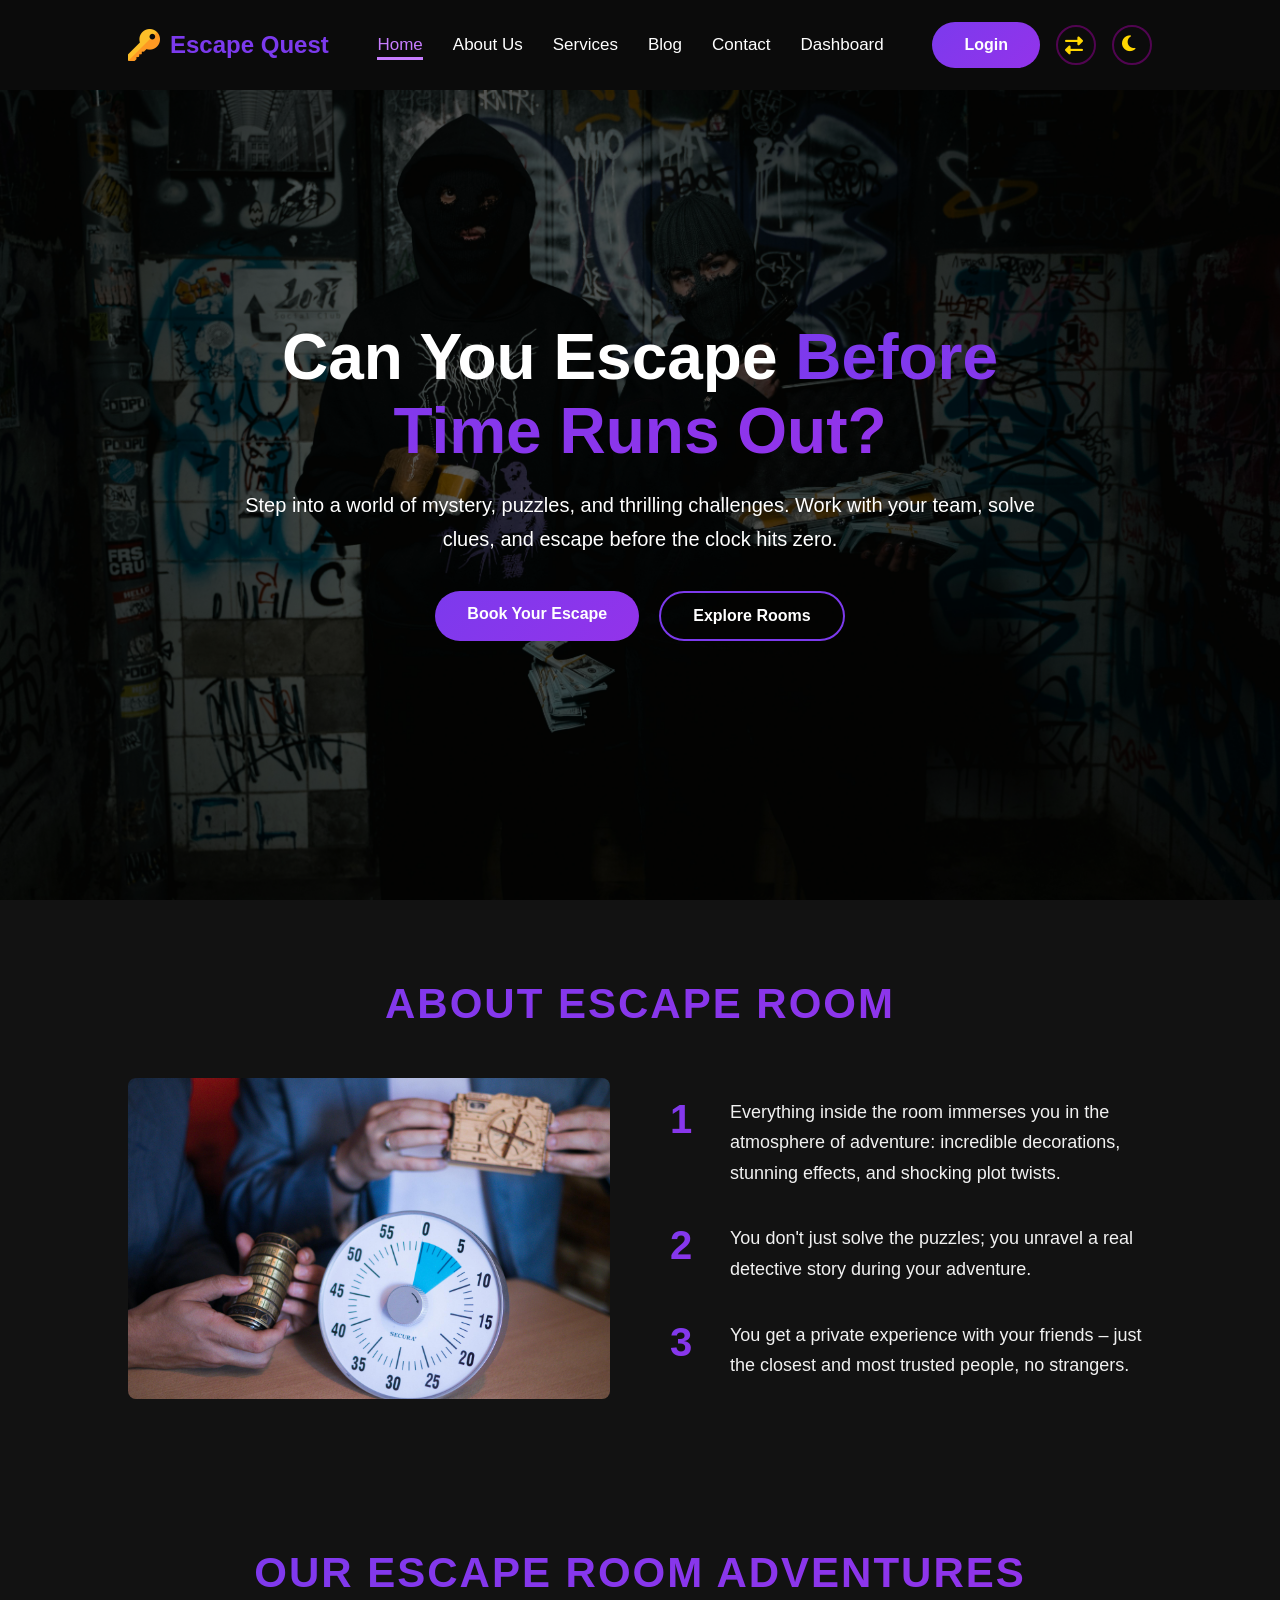
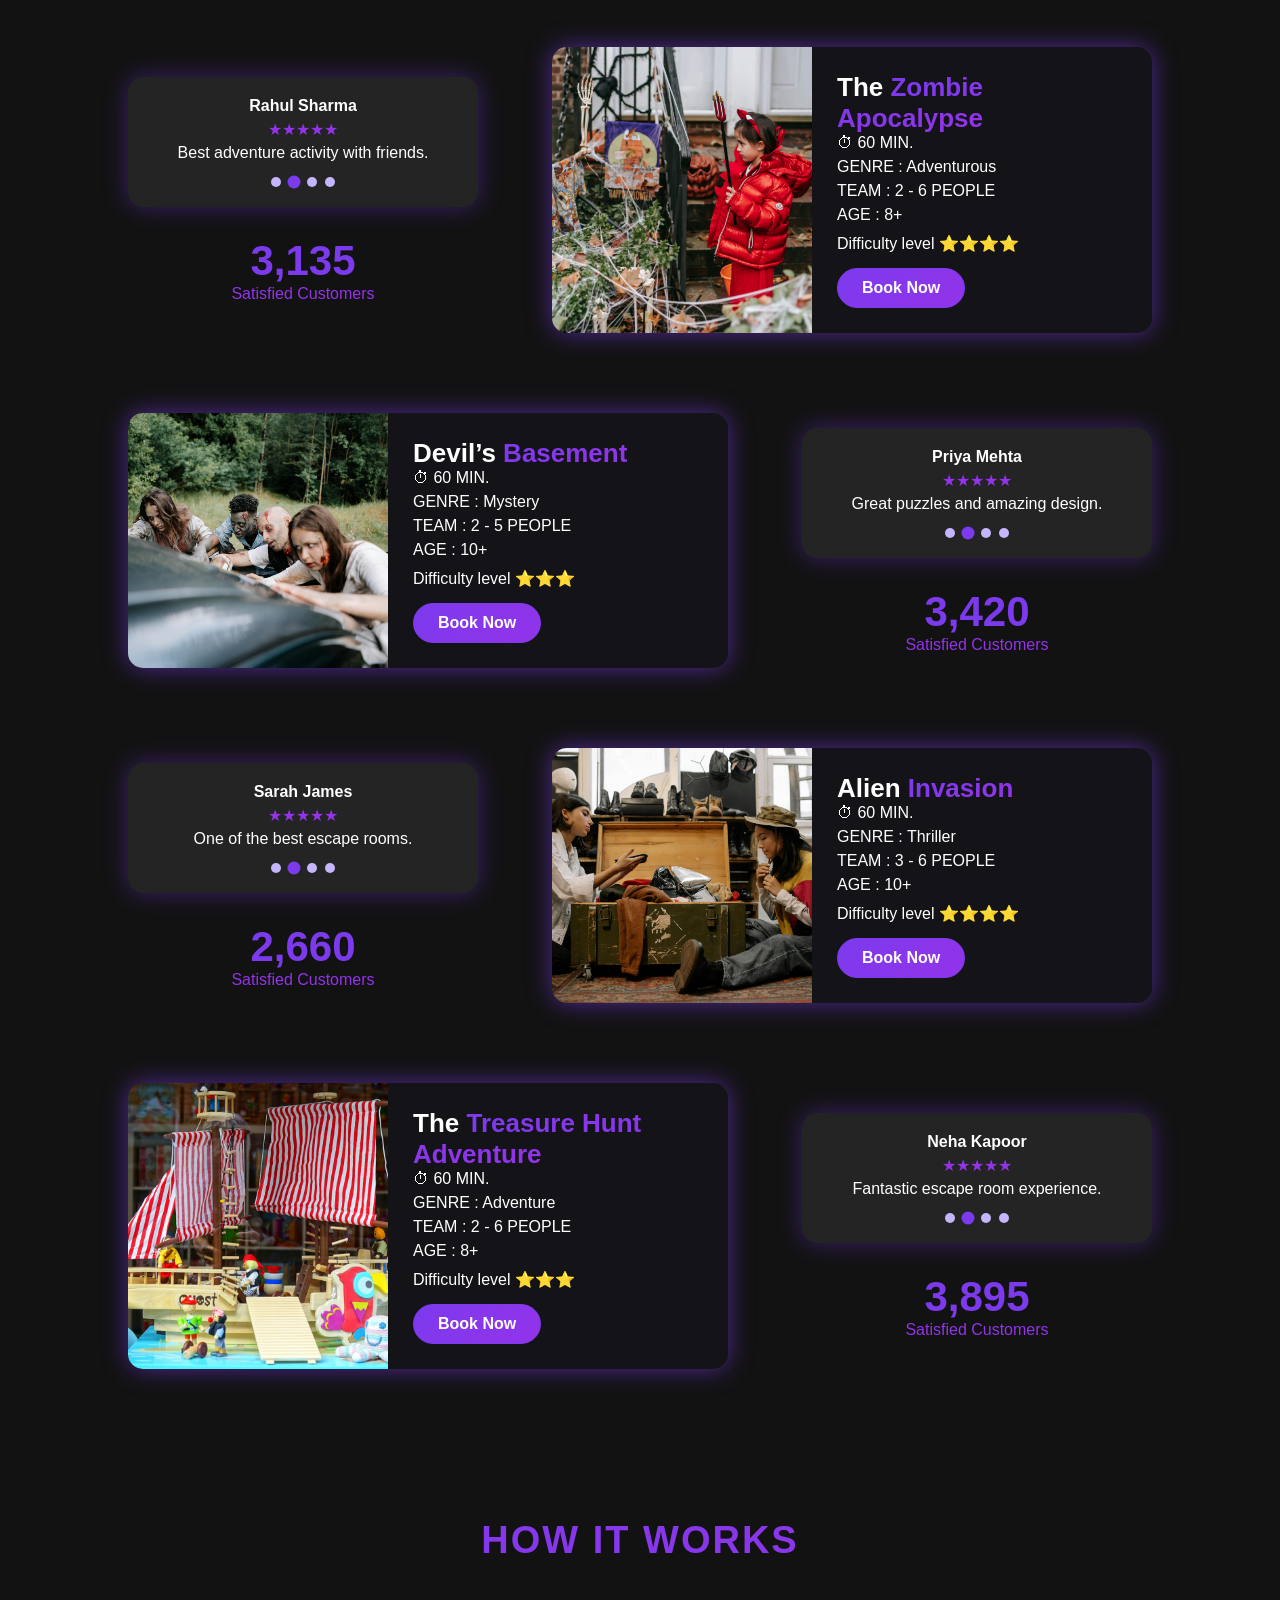
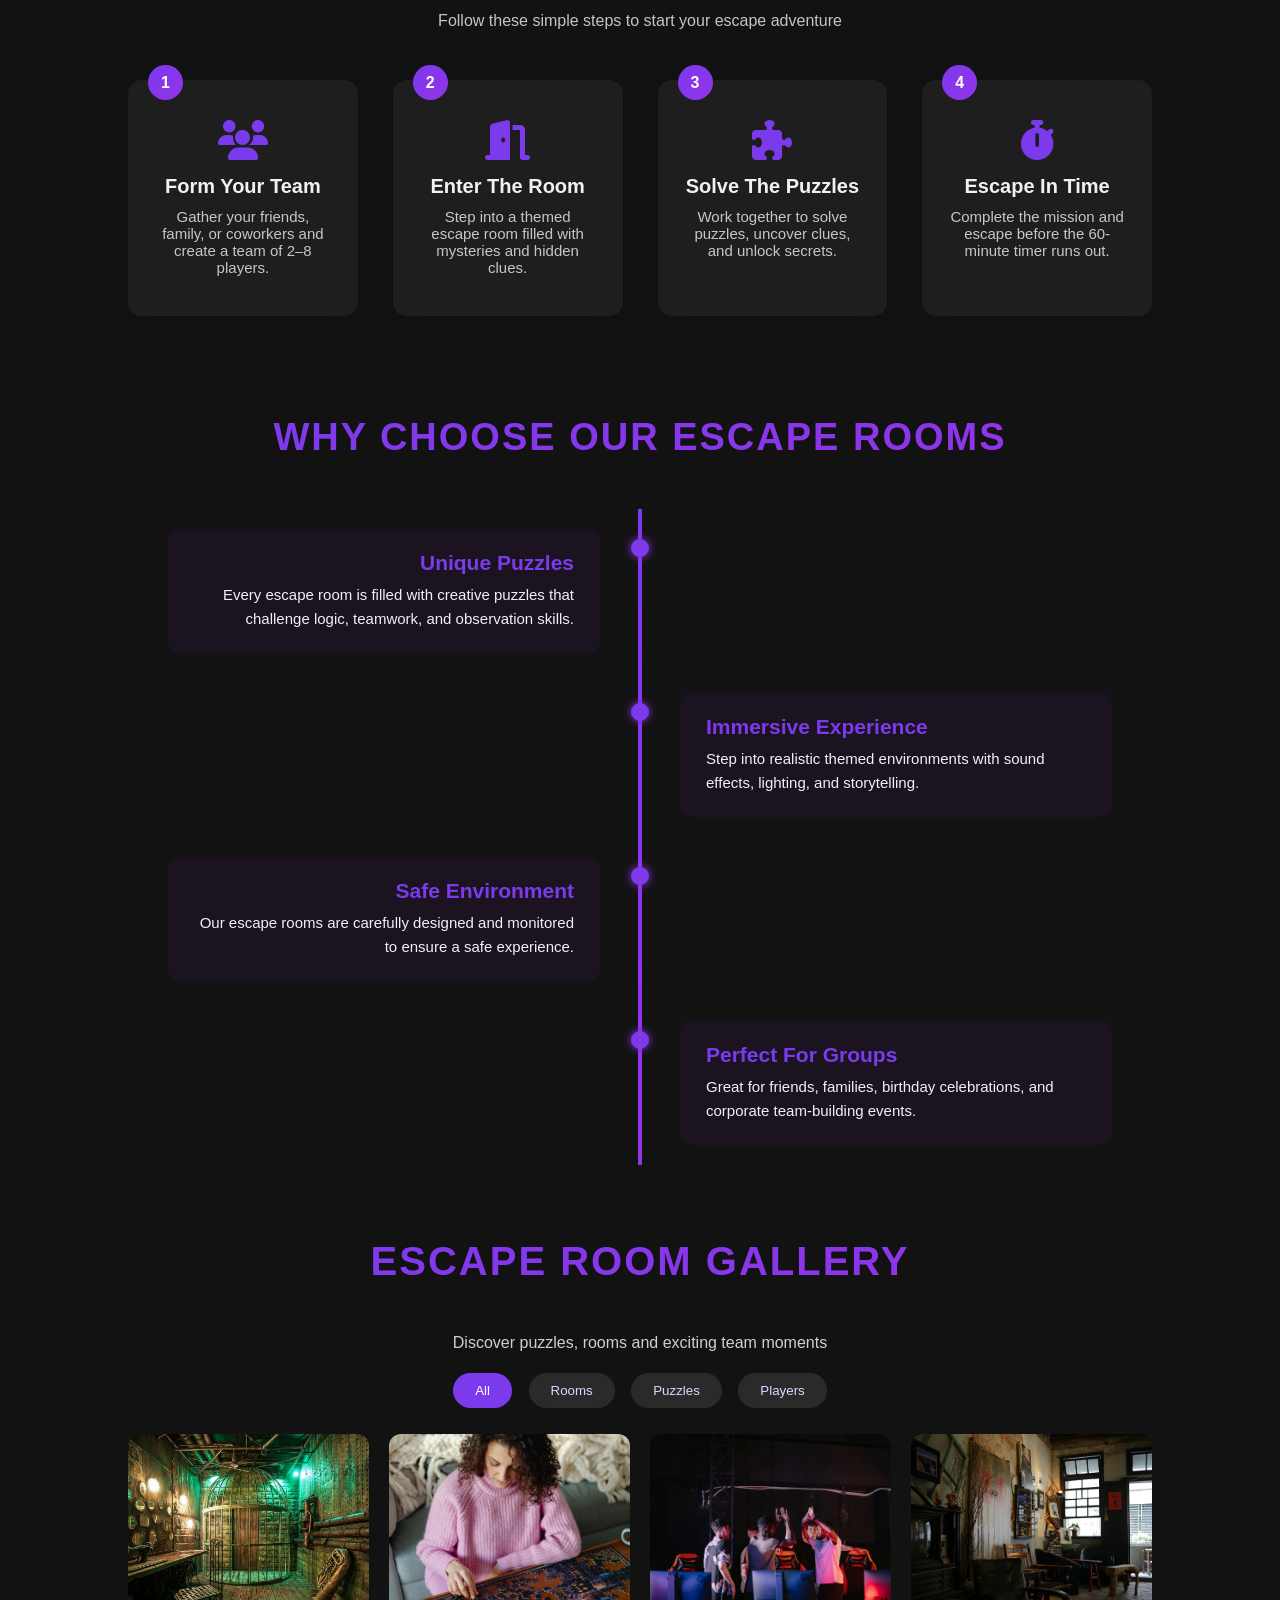
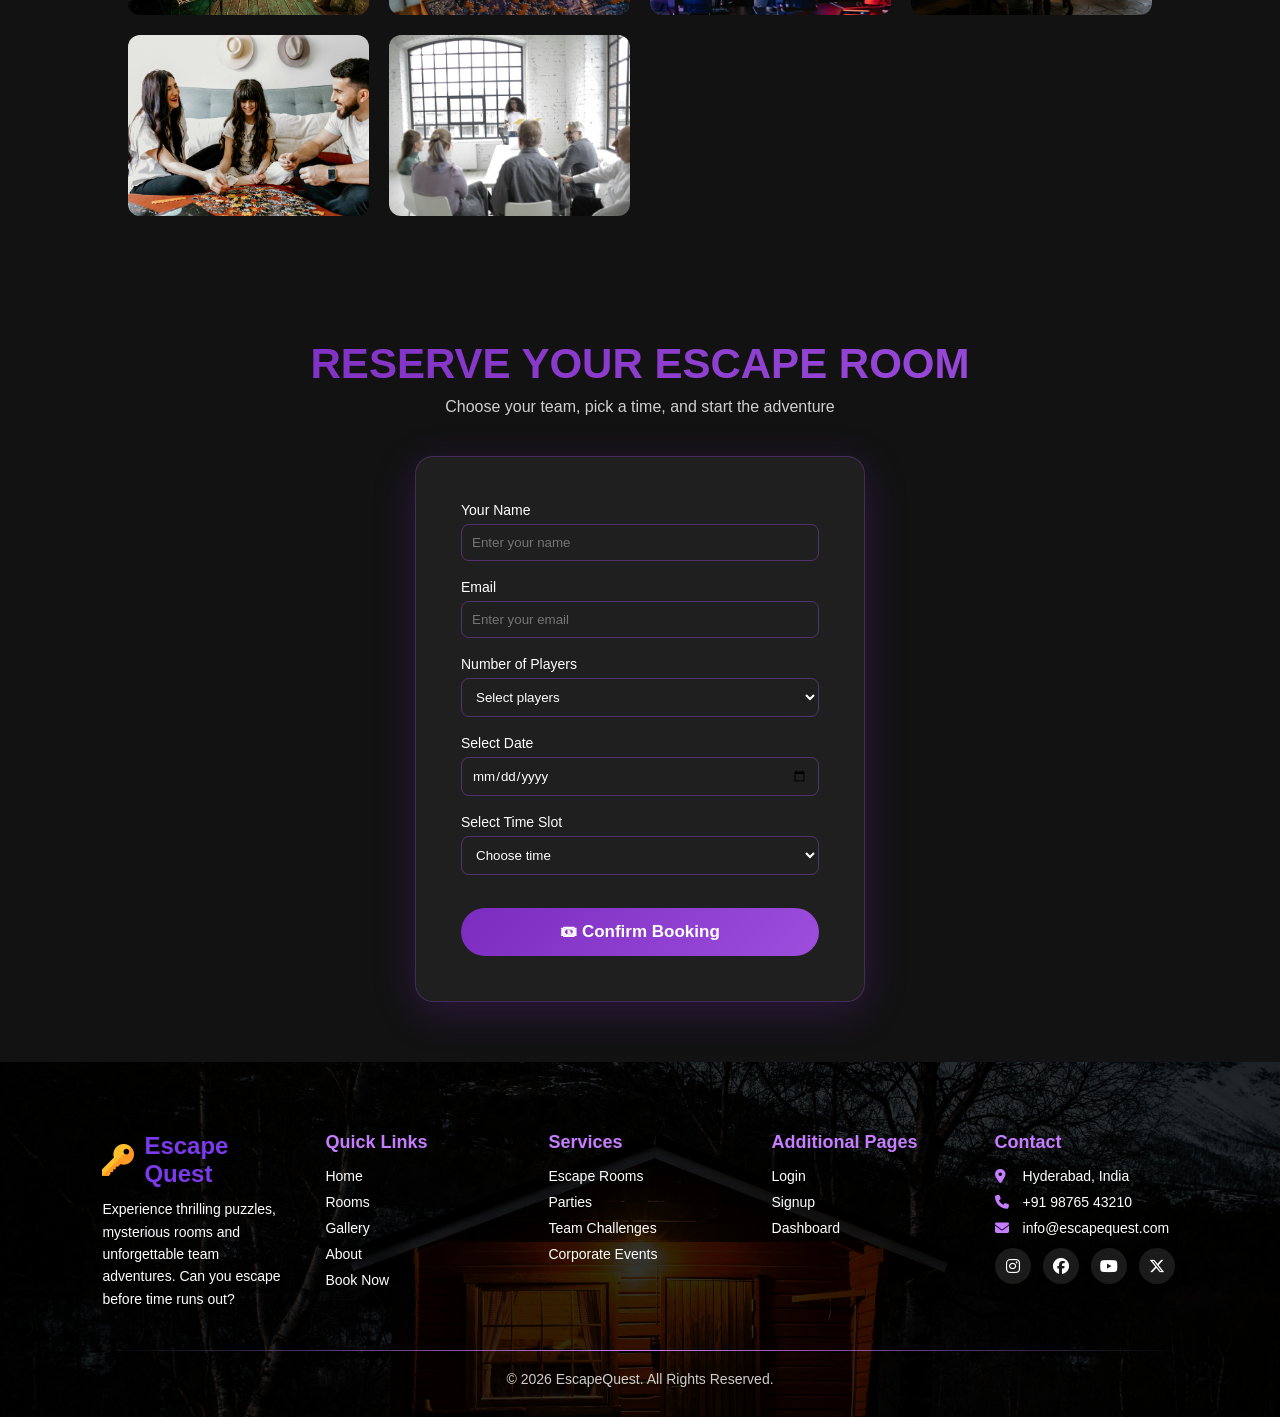
<file: index.html>
<!DOCTYPE html>
<html lang="en">
<head>
    <meta charset="UTF-8">
    <meta name="viewport" content="width=device-width, initial-scale=1.0">
    <title>Home</title>
     <link rel="icon" type="image/png" href="../Images/logo.png">
    <link rel="stylesheet" href="index.css">

<link rel="stylesheet"
href="https://cdnjs.cloudflare.com/ajax/libs/font-awesome/6.5.1/css/all.min.css">
</head>
<body>
<div id="header-container"></div>

<section class="hero">

<div class="hero-image"></div>

<div class="hero-overlay"></div>

<div class="hero-content">

<h1 class="hero-title">
Can You Escape <span>Before Time Runs Out?</span>
</h1>

<p class="hero-text">
Step into a world of mystery, puzzles, and thrilling challenges.
Work with your team, solve clues, and escape before the clock hits zero.
</p>

<div class="hero-buttons">

<a href="#" class="hero-btn primary-btn">Book Your Escape</a>

<a href="#" class="hero-btn secondary-btn">Explore Rooms</a>

</div>

</div>


</section>

<script>

document.addEventListener("DOMContentLoaded", function(){

const scrollBtn = document.querySelector(".scroll-indicator");

if(scrollBtn){
scrollBtn.addEventListener("click", function(){

window.scrollTo({
top: window.innerHeight,
behavior:"smooth"
});

});
}

});

</script>
<section class="private-adventure">

<h2 class="section-heading">ABOUT ESCAPE ROOM</h2>

<div class="adventure-container">

<div class="adventure-left">
<div class="adventure-image">
<img src="Images/adventure.jpg" alt="escape room adventure">
</div>

</div>


<div class="adventure-right">

<div class="adventure-item">
<span class="number">1</span>
<p>
Everything inside the room immerses you in the atmosphere of adventure:
incredible decorations, stunning effects, and shocking plot twists.
</p>
</div>

<div class="adventure-item">
<span class="number">2</span>
<p>
You don't just solve the puzzles; you unravel a real detective story
during your adventure.
</p>
</div>

<div class="adventure-item">
<span class="number">3</span>
<p>
You get a private experience with your friends – just the closest and
most trusted people, no strangers.
</p>
</div>

</div>

</div>

</section>

<section class="escape-rooms" id="party">

<h2 class="rooms-heading">OUR ESCAPE ROOM ADVENTURES</h2>


<div class="escape-row">

<div class="escape-testimonial">

<div class="review-card">

<div class="review active">
<h4>Shruti Sreekumar</h4>
<div class="stars">★★★★★</div>
<p>Amazing puzzles and fun experience!</p>
</div>

<div class="review">
<h4>Rahul Sharma</h4>
<div class="stars">★★★★★</div>
<p>Best adventure activity with friends.</p>
</div>

<div class="review">
<h4>Anjali Verma</h4>
<div class="stars">★★★★★</div>
<p>Highly recommended escape room!</p>
</div>

<div class="review">
<h4>David Lee</h4>
<div class="stars">★★★★★</div>
<p>Great teamwork challenge.</p>
</div>

<div class="testimonial-dots">
<span class="dot active"></span>
<span class="dot"></span>
<span class="dot"></span>
<span class="dot"></span>
</div>

</div>

<div class="customer-count">
<h2 class="counter" data-target="33000">0</h2>
<p>Satisfied Customers</p>
</div>

</div>


<div class="room-card">

<div class="room-image">
<img src="Images/zombie.jpg">
</div>

<div class="room-content">

<h3>The <span>Zombie Apocalypse</span></h3>

<ul>
<li>⏱ 60 MIN.</li>
<li>GENRE : Adventurous</li>
<li>TEAM : 2 - 6 PEOPLE</li>
<li>AGE : 8+</li>
</ul>

<p>Difficulty level ⭐⭐⭐⭐</p>

<button class="book-btn">Book Now</button>

</div>
</div>

</div>


<div class="escape-row reverse">

<div class="escape-testimonial">

<div class="review-card">

<div class="review active">
<h4>John Carter</h4>
<div class="stars">★★★★★</div>
<p>Mind blowing adventure.</p>
</div>

<div class="review">
<h4>Priya Mehta</h4>
<div class="stars">★★★★★</div>
<p>Great puzzles and amazing design.</p>
</div>

<div class="review">
<h4>Kevin Paul</h4>
<div class="stars">★★★★★</div>
<p>Perfect weekend activity.</p>
</div>

<div class="review">
<h4>Ritika Sharma</h4>
<div class="stars">★★★★★</div>
<p>Super fun escape challenge.</p>
</div>

<div class="testimonial-dots">
<span class="dot active"></span>
<span class="dot"></span>
<span class="dot"></span>
<span class="dot"></span>
</div>

</div>

<div class="customer-count">
<h2 class="counter" data-target="36000">0</h2>
<p>Satisfied Customers</p>
</div>


</div>


<div class="room-card">

<div class="room-image">
<img src="Images/basement.jpg">
</div>

<div class="room-content">

<h3>Devil’s<span> Basement</span></h3>

<ul>
<li>⏱ 60 MIN.</li>
<li>GENRE : Mystery</li>
<li>TEAM : 2 - 5 PEOPLE</li>
<li>AGE : 10+</li>
</ul>

<p>Difficulty level ⭐⭐⭐</p>

<button class="book-btn">Book Now</button>

</div>
</div>

</div>
<div class="escape-row">

<div class="escape-testimonial">

<div class="review-card">

<div class="review active">
<h4>Amit Singh</h4>
<div class="stars">★★★★★</div>
<p>Very immersive game!</p>
</div>

<div class="review">
<h4>Sarah James</h4>
<div class="stars">★★★★★</div>
<p>One of the best escape rooms.</p>
</div>

<div class="review">
<h4>Varun Patel</h4>
<div class="stars">★★★★★</div>
<p>Fun challenge for the team.</p>
</div>

<div class="review">
<h4>Lisa Wong</h4>
<div class="stars">★★★★★</div>
<p>Loved the puzzles.</p>
</div>
<div class="testimonial-dots">
<span class="dot active"></span>
<span class="dot"></span>
<span class="dot"></span>
<span class="dot"></span>
</div>

</div>

<div class="customer-count">
<h2 class="counter" data-target="28000">0</h2>
<p>Satisfied Customers</p>
</div>


</div>


<div class="room-card">

<div class="room-image">
<img src="Images/alien.jpg">
</div>

<div class="room-content">

<h3>Alien <span>Invasion</span></h3>

<ul>
<li>⏱ 60 MIN.</li>
<li>GENRE : Thriller</li>
<li>TEAM : 3 - 6 PEOPLE</li>
<li>AGE : 10+</li>
</ul>

<p>Difficulty level ⭐⭐⭐⭐</p>

<button class="book-btn">Book Now</button>

</div>
</div>

</div>


<div class="escape-row reverse">

<div class="escape-testimonial">

<div class="review-card">

<div class="review active">
<h4>Daniel Brown</h4>
<div class="stars">★★★★★</div>
<p>Very exciting adventure!</p>
</div>

<div class="review">
<h4>Neha Kapoor</h4>
<div class="stars">★★★★★</div>
<p>Fantastic escape room experience.</p>
</div>

<div class="review">
<h4>Chris Evans</h4>
<div class="stars">★★★★★</div>
<p>Perfect activity for groups.</p>
</div>

<div class="review">
<h4>Arjun Reddy</h4>
<div class="stars">★★★★★</div>
<p>Extremely fun and challenging.</p>
</div>

<div class="testimonial-dots">
<span class="dot active"></span>
<span class="dot"></span>
<span class="dot"></span>
<span class="dot"></span>
</div>

</div>

<div class="customer-count">
<h2 class="counter" data-target="41000">0</h2>
<p>Satisfied Customers</p>
</div>

</div>


<div class="room-card">

<div class="room-image">
<img src="Images/treasure.jpg">
</div>

<div class="room-content">

<h3>The <span>Treasure Hunt Adventure</span></h3>

<ul>
<li>⏱ 60 MIN.</li>
<li>GENRE : Adventure</li>
<li>TEAM : 2 - 6 PEOPLE</li>
<li>AGE : 8+</li>
</ul>

<p>Difficulty level ⭐⭐⭐</p>

<button class="book-btn">Book Now</button>

</div>
</div>

</div>


</section>

<script>


const reviewCards = document.querySelectorAll(".review-card");

reviewCards.forEach(card => {

const reviews = card.querySelectorAll(".review");
const dots = card.querySelectorAll(".dot");

let index = 0;



function showReview(i){

reviews.forEach(r => r.classList.remove("active"));
dots.forEach(d => d.classList.remove("active"));

reviews[i].classList.add("active");
dots[i].classList.add("active");

index = i;

}


dots.forEach((dot,i)=>{

dot.addEventListener("click",()=>{
showReview(i);
});

dot.addEventListener("mouseenter",()=>{
dots.forEach(d=>d.classList.remove("active"));
dot.classList.add("active");
});

});


setInterval(()=>{

index++;

if(index >= reviews.length){
index = 0;
}

showReview(index);

},3000);

});


const counters=document.querySelectorAll(".counter");

counters.forEach(counter=>{

const target=+counter.getAttribute("data-target");

let count=0;

function update(){

count+=target/200;

if(count<target){

counter.innerText=Math.floor(count).toLocaleString();

requestAnimationFrame(update);

}else{

counter.innerText=target.toLocaleString()+"+";

}

}

update();

});

</script>
<section class="how-it-works">

<h2 class="section-title">HOW IT WORKS</h2>
<p class="section-subtitle">Follow these simple steps to start your escape adventure</p>

<div class="steps-container">

<div class="step-card">
<div class="step-number">1</div>
<i class="fas fa-users step-icon"></i>
<h3>Form Your Team</h3>
<p>Gather your friends, family, or coworkers and create a team of 2–8 players.</p>
</div>

<div class="step-card">
<div class="step-number">2</div>
<i class="fas fa-door-open step-icon"></i>
<h3>Enter The Room</h3>
<p>Step into a themed escape room filled with mysteries and hidden clues.</p>
</div>

<div class="step-card">
<div class="step-number">3</div>
<i class="fas fa-puzzle-piece step-icon"></i>
<h3>Solve The Puzzles</h3>
<p>Work together to solve puzzles, uncover clues, and unlock secrets.</p>
</div>

<div class="step-card">
<div class="step-number">4</div>
<i class="fas fa-stopwatch step-icon"></i>
<h3>Escape In Time</h3>
<p>Complete the mission and escape before the 60-minute timer runs out.</p>
</div>

</div>

</section>
<section class="why-choose">

<h2 class="why-heading">WHY CHOOSE OUR ESCAPE ROOMS</h2>

<div class="timeline">

<div class="timeline-item left">
<div class="timeline-content">
<h3>Unique Puzzles</h3>
<p>Every escape room is filled with creative puzzles that challenge logic, teamwork, and observation skills.</p>
</div>
</div>

<div class="timeline-item right">
<div class="timeline-content">
<h3>Immersive Experience</h3>
<p>Step into realistic themed environments with sound effects, lighting, and storytelling.</p>
</div>
</div>

<div class="timeline-item left">
<div class="timeline-content">
<h3>Safe Environment</h3>
<p>Our escape rooms are carefully designed and monitored to ensure a safe experience.</p>
</div>
</div>

<div class="timeline-item right">
<div class="timeline-content">
<h3>Perfect For Groups</h3>
<p>Great for friends, families, birthday celebrations, and corporate team-building events.</p>
</div>
</div>

</div>

</section>
<script>
    const timelineItems = document.querySelectorAll(".timeline-item");

const observer = new IntersectionObserver(entries=>{
entries.forEach(entry=>{
if(entry.isIntersecting){
entry.target.style.opacity="1";
entry.target.style.transform="translateY(0)";
}
});
},{threshold:0.2});

timelineItems.forEach(item=>{
item.style.opacity="0";
item.style.transform="translateY(40px)";
item.style.transition="0.6s ease";
observer.observe(item);
});
</script>
<section class="escape-gallery" id="gallery">

<h2 class="gallery-heading">ESCAPE ROOM GALLERY</h2>
<p class="gallery-desc">Discover puzzles, rooms and exciting team moments</p>

<div class="gallery-filter">
<button class="g-btn active" data-filter="all">All</button>
<button class="g-btn" data-filter="rooms">Rooms</button>
<button class="g-btn" data-filter="puzzles">Puzzles</button>
<button class="g-btn" data-filter="players">Players</button>
</div>

<div class="gallery-grid">

<div class="gallery-item rooms">
<img src="Images/room1.jpg" alt="">
<div class="overlay"><i class="fa-solid fa-magnifying-glass"></i></div>
</div>

<div class="gallery-item puzzles">
<img src="Images/puzzle1.jpg" alt="">
<div class="overlay"><i class="fa-solid fa-magnifying-glass"></i></div>
</div>

<div class="gallery-item players">
<img src="Images/team1.jpg" alt="">
<div class="overlay"><i class="fa-solid fa-magnifying-glass"></i></div>
</div>

<div class="gallery-item rooms">
<img src="Images/room2.jpg" alt="">
<div class="overlay"><i class="fa-solid fa-magnifying-glass"></i></div>
</div>

<div class="gallery-item puzzles">
<img src="Images/puzzle2.jpg" alt="">
<div class="overlay"><i class="fa-solid fa-magnifying-glass"></i></div>
</div>

<div class="gallery-item players">
<img src="Images/team2.jpg" alt="">
<div class="overlay"><i class="fa-solid fa-magnifying-glass"></i></div>
</div>

</div>

</section>



<div class="gallery-lightbox">
<span class="lightbox-close">&times;</span>
<img class="lightbox-img">
</div>
<script>
    const buttons = document.querySelectorAll(".g-btn");
const items = document.querySelectorAll(".gallery-item");
const grid = document.querySelector(".gallery-grid");

buttons.forEach(btn=>{

btn.addEventListener("click",()=>{

document.querySelector(".g-btn.active").classList.remove("active");
btn.classList.add("active");

const filter = btn.dataset.filter;

if(filter === "all"){
grid.classList.remove("filter-view");
}else{
grid.classList.add("filter-view");
}

items.forEach(item=>{

if(filter==="all" || item.classList.contains(filter)){
item.style.display="block";

setTimeout(()=>{
item.style.opacity="1";
item.style.transform="scale(1)";
},100);

}else{

item.style.opacity="0";
item.style.transform="scale(0.8)";

setTimeout(()=>{
item.style.display="none";
},300);

}

});

});

});


const lightbox = document.querySelector(".gallery-lightbox");
const lightImg = document.querySelector(".lightbox-img");
const closeBtn = document.querySelector(".lightbox-close");

items.forEach(item=>{

item.addEventListener("click",()=>{

const img = item.querySelector("img");

lightbox.style.display="flex";
lightImg.src = img.src;

});

});

closeBtn.addEventListener("click",()=>{
lightbox.style.display="none";
});
</script>

<section class="escape-booking-section">

<h2 class="escape-booking-title">RESERVE YOUR ESCAPE ROOM</h2>
<p class="escape-booking-sub">
Choose your team, pick a time, and start the adventure
</p>

<div class="escape-booking-container">

<form class="escape-booking-form" id="escapeBookingForm">

<div class="escape-booking-group">
<label>Your Name</label>
<input type="text" placeholder="Enter your name" required>
</div>

<div class="escape-booking-group">
<label>Email</label>
<input type="email" placeholder="Enter your email" required>
</div>

<div class="escape-booking-group">
<label>Number of Players</label>
<select required>
<option value="">Select players</option>
<option>2 - 4 Players</option>
<option>5 - 8 Players</option>
</select>
</div>

<div class="escape-booking-group">
<label>Select Date</label>
<input type="date" required>
</div>

<div class="escape-booking-group">
<label>Select Time Slot</label>
<select required>
<option value="">Choose time</option>
<option>10:00 AM</option>
<option>12:00 PM</option>
<option>2:00 PM</option>
<option>4:00 PM</option>
<option>6:00 PM</option>
<option>8:00 PM</option>
</select>
</div>

<button type="submit" class="escape-booking-btn">
🎟 Confirm Booking
</button>

</form>

</div>

<div class="escape-booking-success" id="escapeBookingSuccess">
🎉 Booking Successful! Get ready for your escape adventure.
</div>

</section>
<script>
    const escapeForm = document.getElementById("escapeBookingForm");
const escapeSuccess = document.getElementById("escapeBookingSuccess");

escapeForm.addEventListener("submit",function(e){

e.preventDefault();

escapeSuccess.style.display = "block";

escapeForm.reset();

});
</script>
<div id="footer"></div>
<script src="../js/components.js"></script>
</body>
</html>
</file>
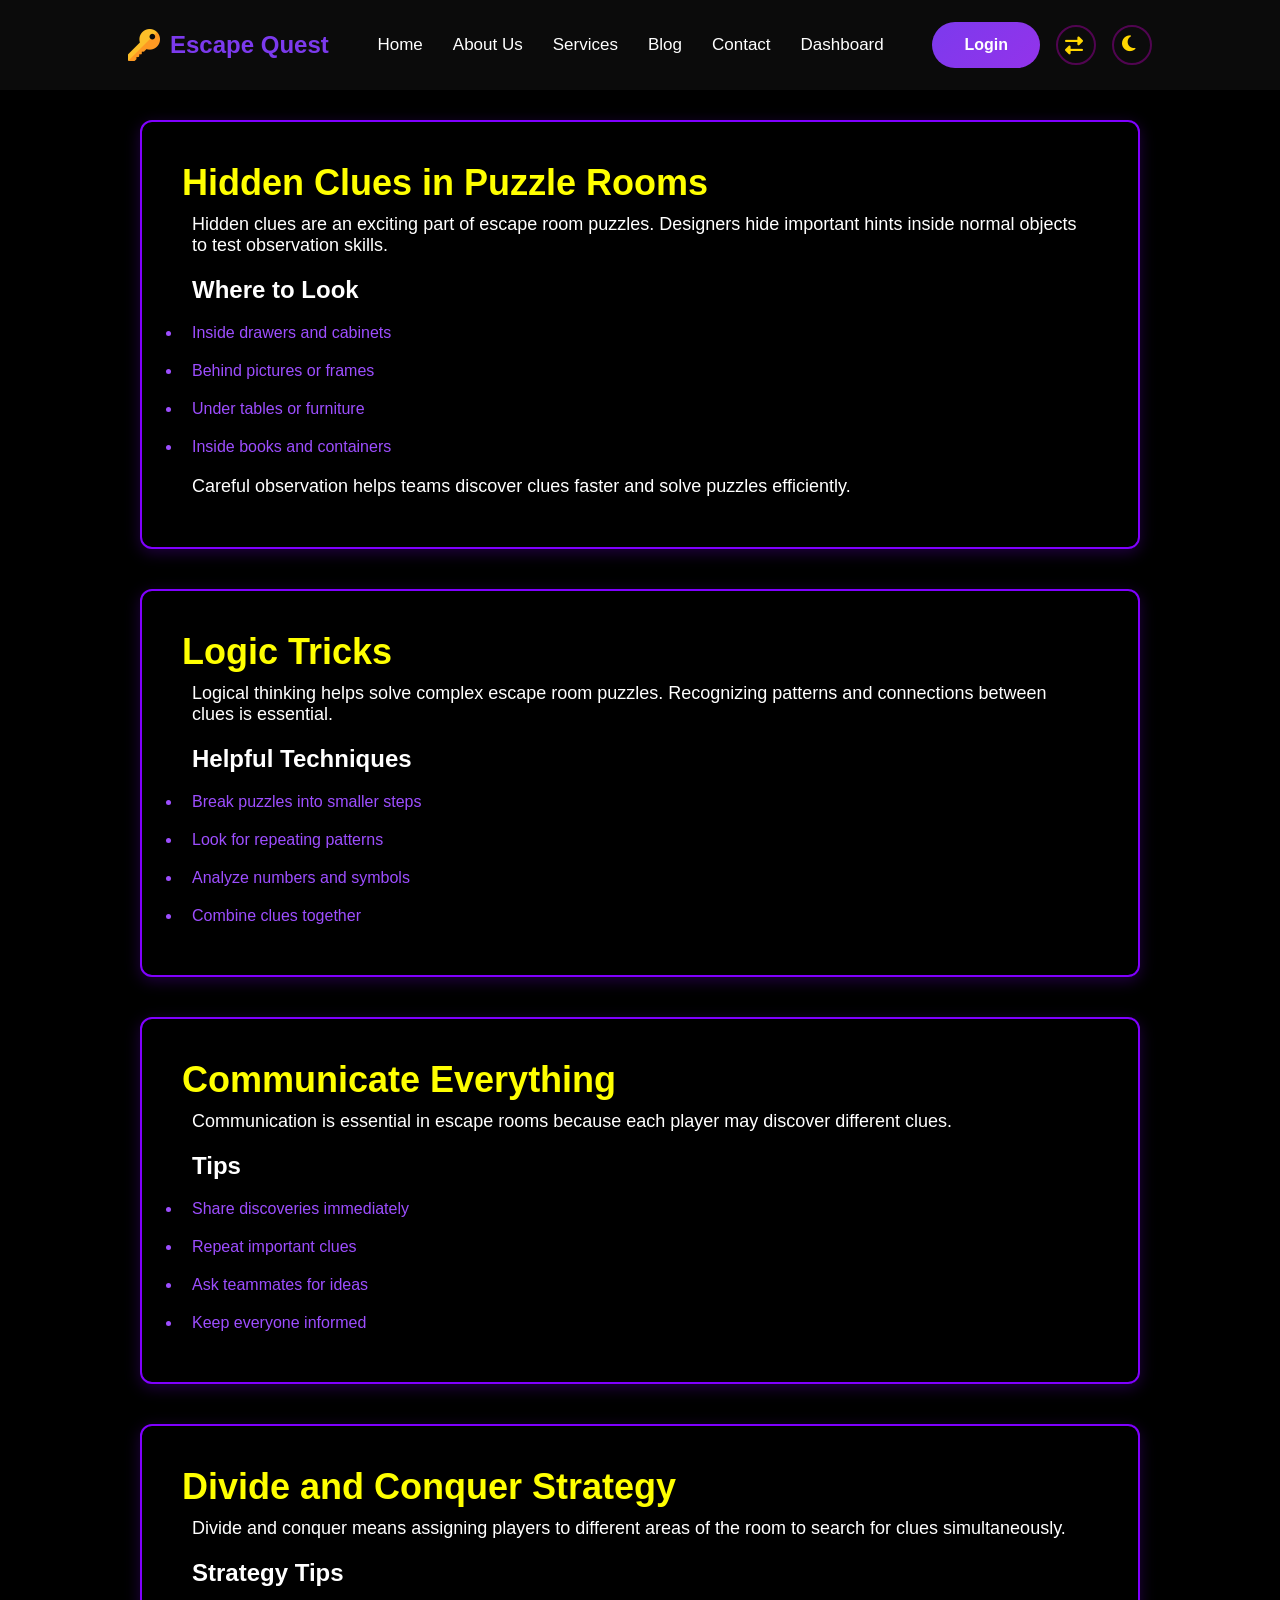
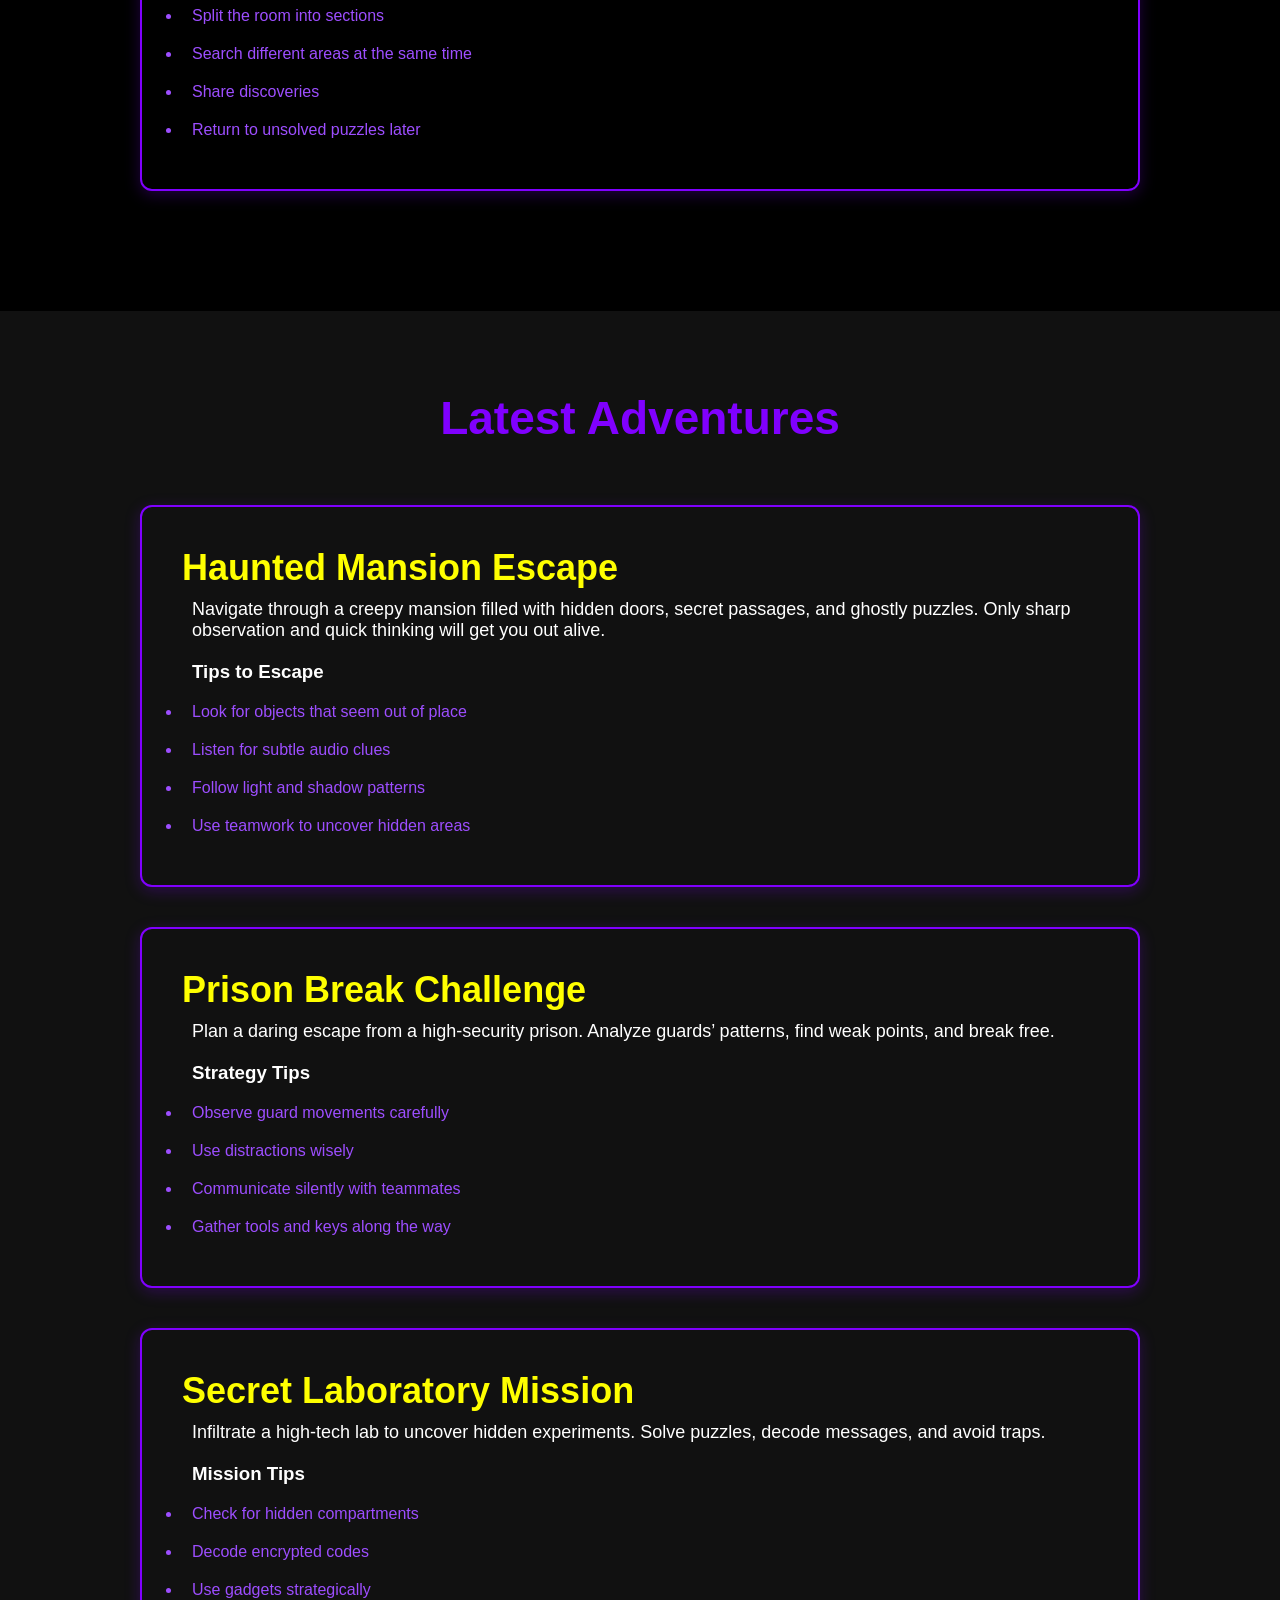
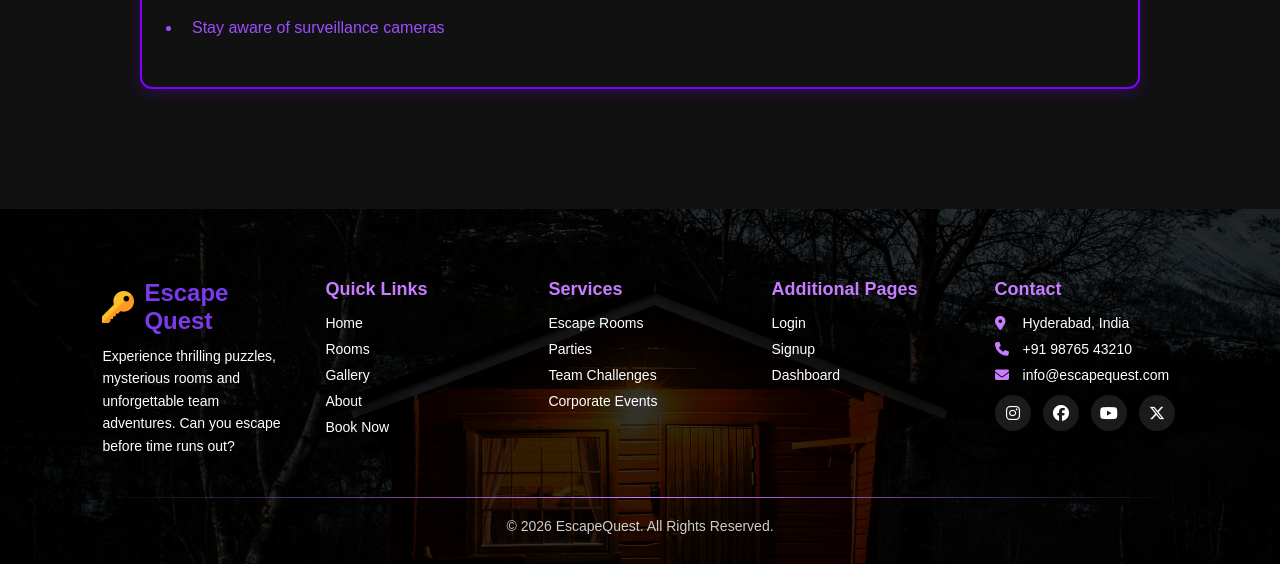
<file: bdetail.html>
<!DOCTYPE html>
<html lang="en">
<head>
    <meta charset="UTF-8">
    <meta name="viewport" content="width=device-width, initial-scale=1.0">
    <title>bdetail</title>
    <link rel="icon" type="image/png" href="../Images/logo.png">
    <link rel="stylesheet" href="bdetail.css">

  
 
<link rel="stylesheet"
href="https://cdnjs.cloudflare.com/ajax/libs/font-awesome/6.5.1/css/all.min.css">
</head>
<body>

<div id="header-container"></div>

<section class="blog-details">



<div id="hidden" class="blog-post" >
<h1>Hidden Clues in Puzzle Rooms</h1>

<p>
Hidden clues are an exciting part of escape room puzzles. Designers hide
important hints inside normal objects to test observation skills.
</p>

<h2>Where to Look</h2>

<ul>
<li>Inside drawers and cabinets</li>
<li>Behind pictures or frames</li>
<li>Under tables or furniture</li>
<li>Inside books and containers</li>
</ul>

<p>
Careful observation helps teams discover clues faster and solve puzzles efficiently.
</p>

</div>



<div id="logic" class="blog-post">
<h1>Logic Tricks</h1>

<p>
Logical thinking helps solve complex escape room puzzles. Recognizing
patterns and connections between clues is essential.
</p>

<h2>Helpful Techniques</h2>

<ul>
<li>Break puzzles into smaller steps</li>
<li>Look for repeating patterns</li>
<li>Analyze numbers and symbols</li>
<li>Combine clues together</li>
</ul>

</div>




<div id="communication" class="blog-post">
<h1>Communicate Everything</h1>

<p>
Communication is essential in escape rooms because each player may
discover different clues.
</p>

<h2>Tips</h2>

<ul>
<li>Share discoveries immediately</li>
<li>Repeat important clues</li>
<li>Ask teammates for ideas</li>
<li>Keep everyone informed</li>
</ul>

</div>




<div id="divide" class="blog-post">
<h1>Divide and Conquer Strategy</h1>

<p>
Divide and conquer means assigning players to different areas of the room
to search for clues simultaneously.
</p>

<h2>Strategy Tips</h2>

<ul>
<li>Split the room into sections</li>
<li>Search different areas at the same time</li>
<li>Share discoveries</li>
<li>Return to unsolved puzzles later</li>
</ul>

</div>

</section>



<section class="latest-adventures">
  <h1 class="section-title">Latest Adventures</h1>

  
  <div class="escape-post" id="haunted">
    <h2>Haunted Mansion Escape</h2>
    <p>
      Navigate through a creepy mansion filled with hidden doors, secret passages, and ghostly puzzles.
      Only sharp observation and quick thinking will get you out alive.
    </p>
    <h3>Tips to Escape</h3>
    <ul>
      <li>Look for objects that seem out of place</li>
      <li>Listen for subtle audio clues</li>
      <li>Follow light and shadow patterns</li>
      <li>Use teamwork to uncover hidden areas</li>
    </ul>
  </div>

  
  <div class="escape-post" id="prison">
    <h2>Prison Break Challenge</h2>
    <p>
      Plan a daring escape from a high-security prison. Analyze guards’ patterns, find weak points, and break free.
    </p>
    <h3>Strategy Tips</h3>
    <ul>
      <li>Observe guard movements carefully</li>
      <li>Use distractions wisely</li>
      <li>Communicate silently with teammates</li>
      <li>Gather tools and keys along the way</li>
    </ul>
  </div>

  
  <div class="escape-post" id="lab">
    <h2>Secret Laboratory Mission</h2>
    <p>
      Infiltrate a high-tech lab to uncover hidden experiments. Solve puzzles, decode messages, and avoid traps.
    </p>
    <h3>Mission Tips</h3>
    <ul>
      <li>Check for hidden compartments</li>
      <li>Decode encrypted codes</li>
      <li>Use gadgets strategically</li>
      <li>Stay aware of surveillance cameras</li>
    </ul>
  </div>

</section>

<div id="footer"></div>

  <script src="bdetail.js"></script> 
  <script src="../js/components.js"></script>
</body>
</html>
</file>
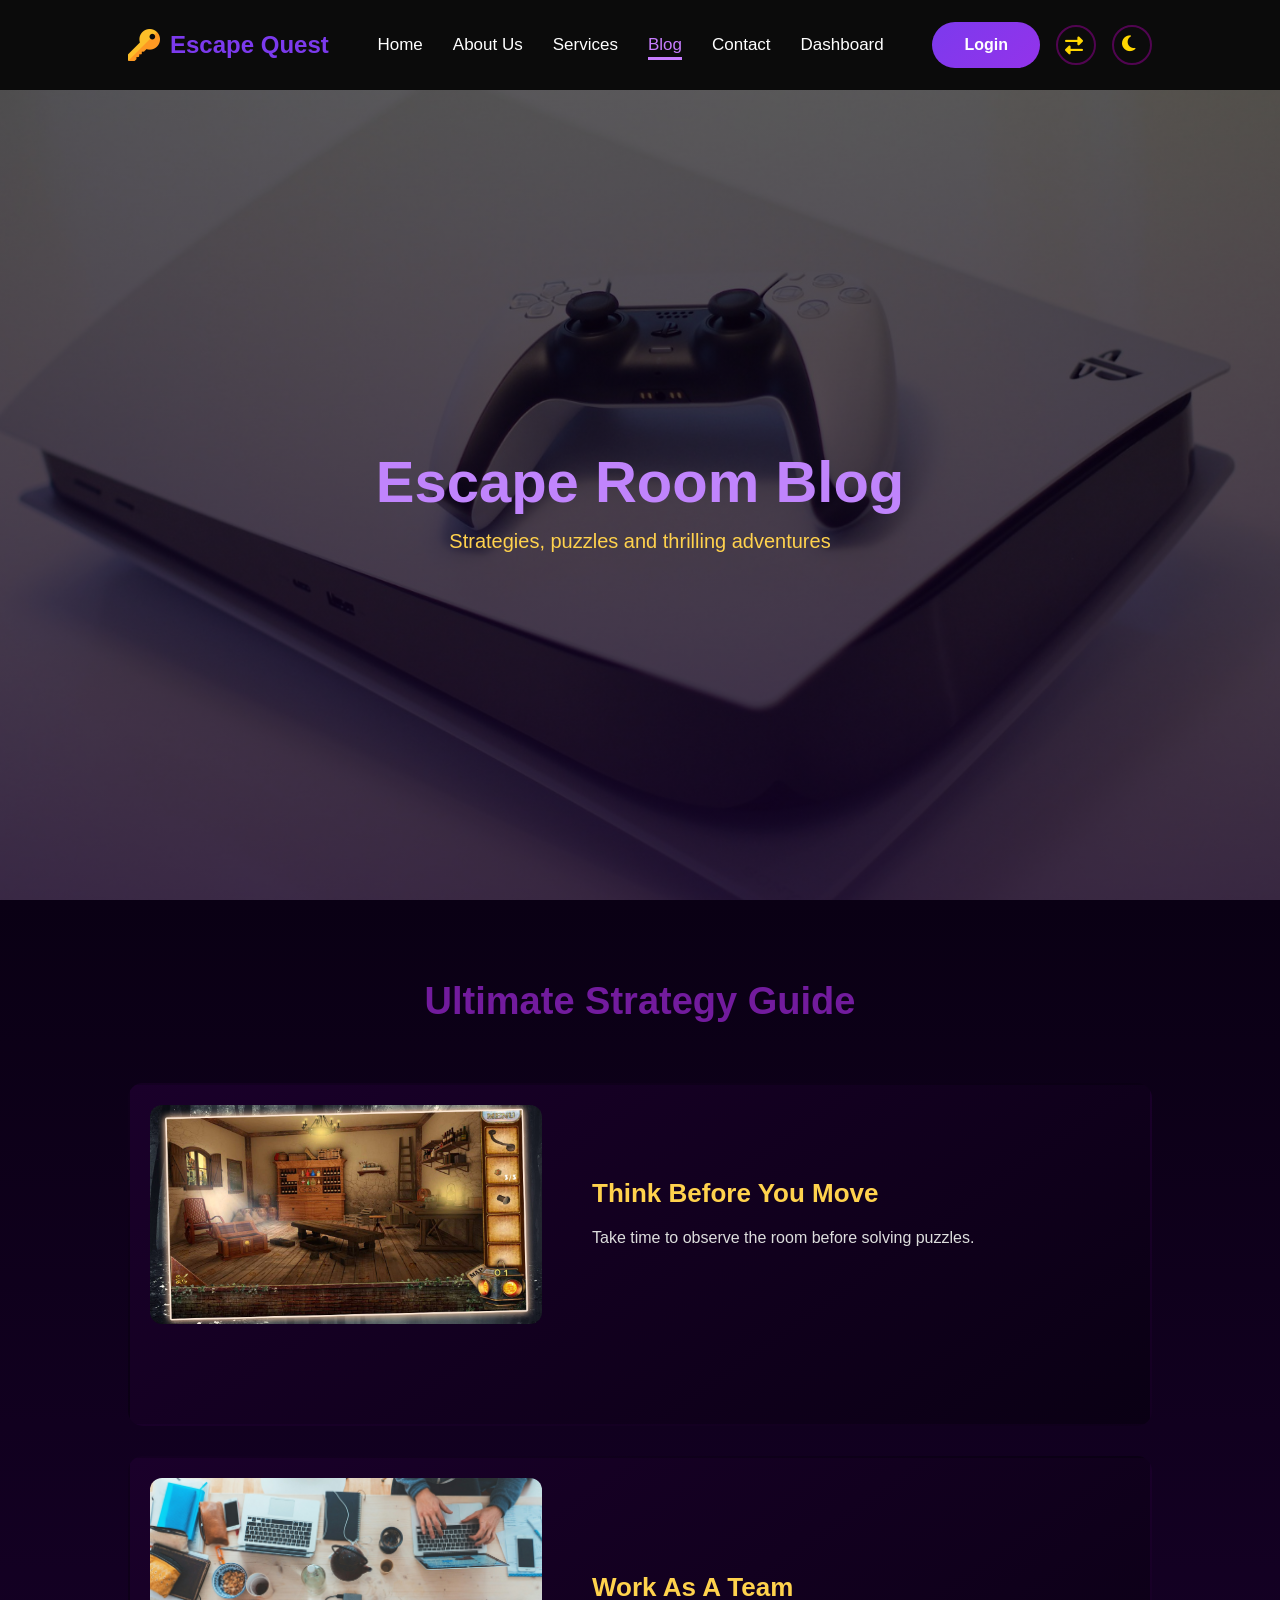
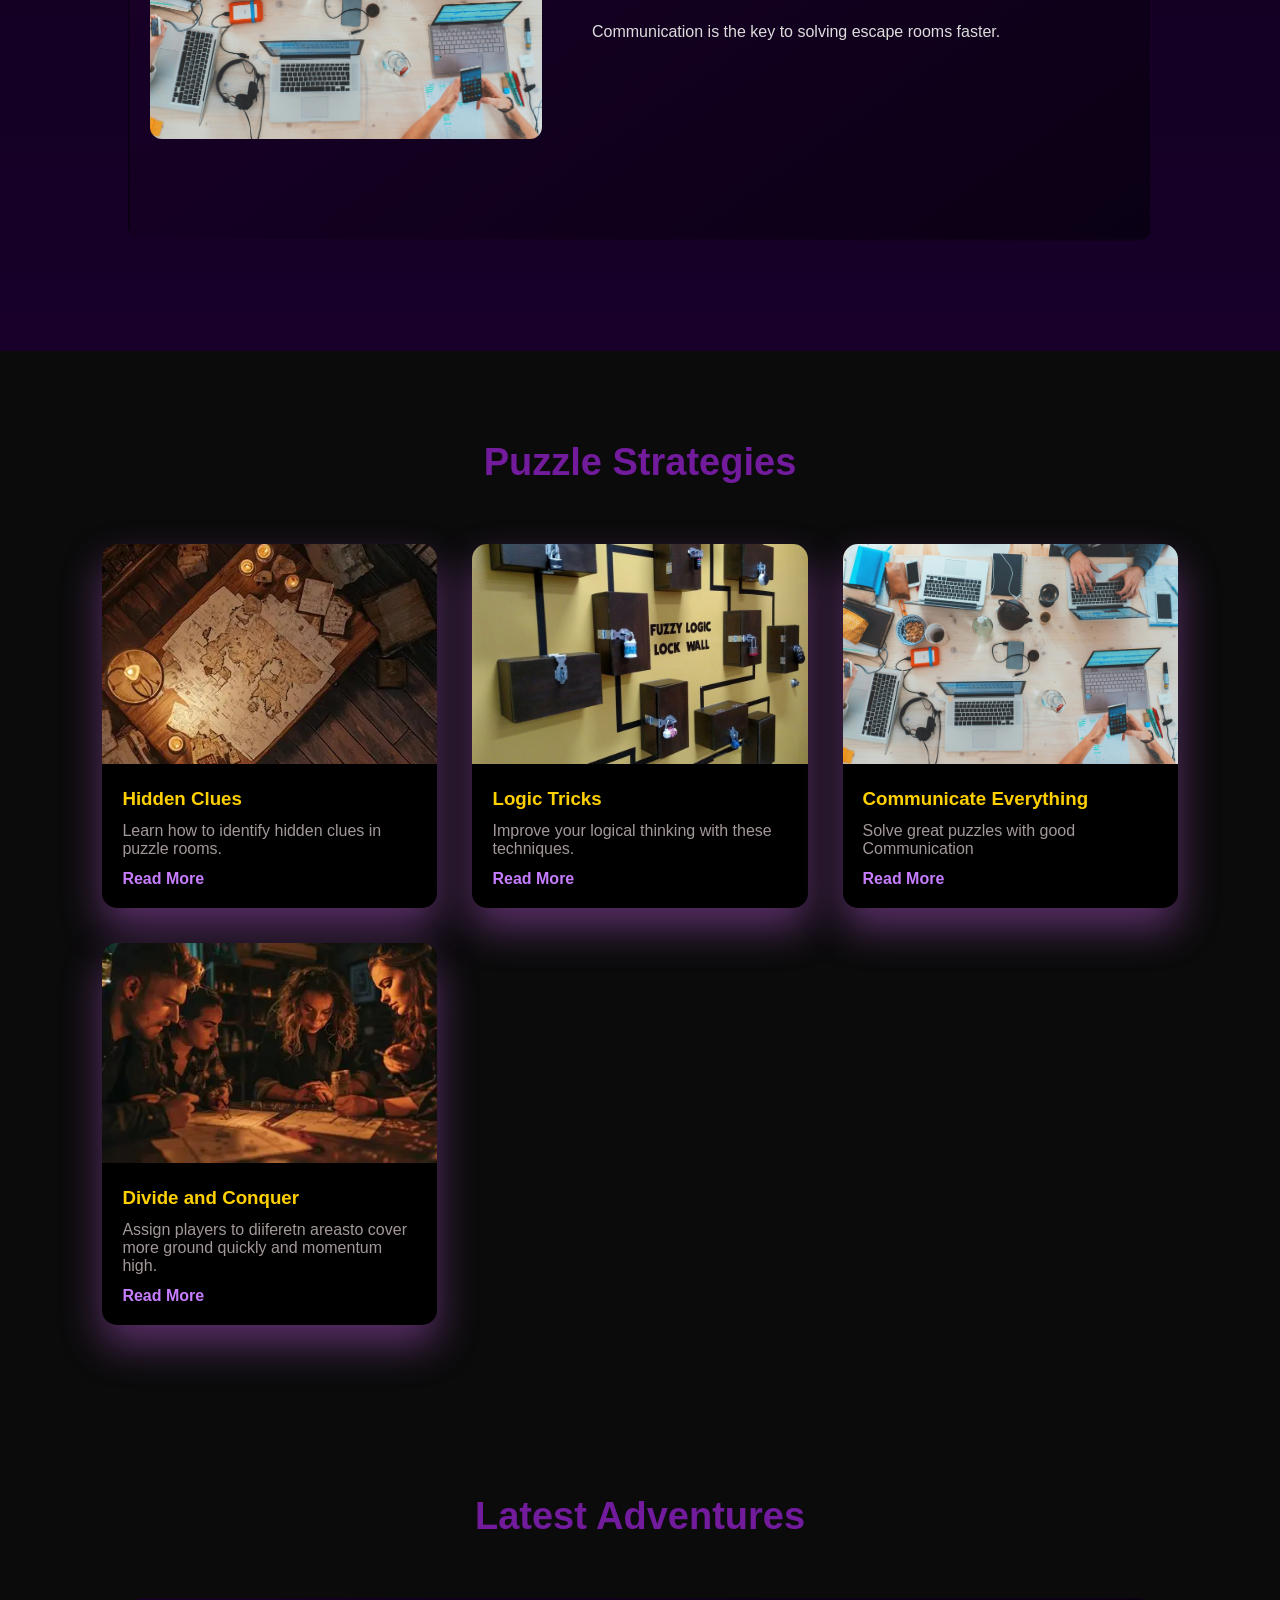
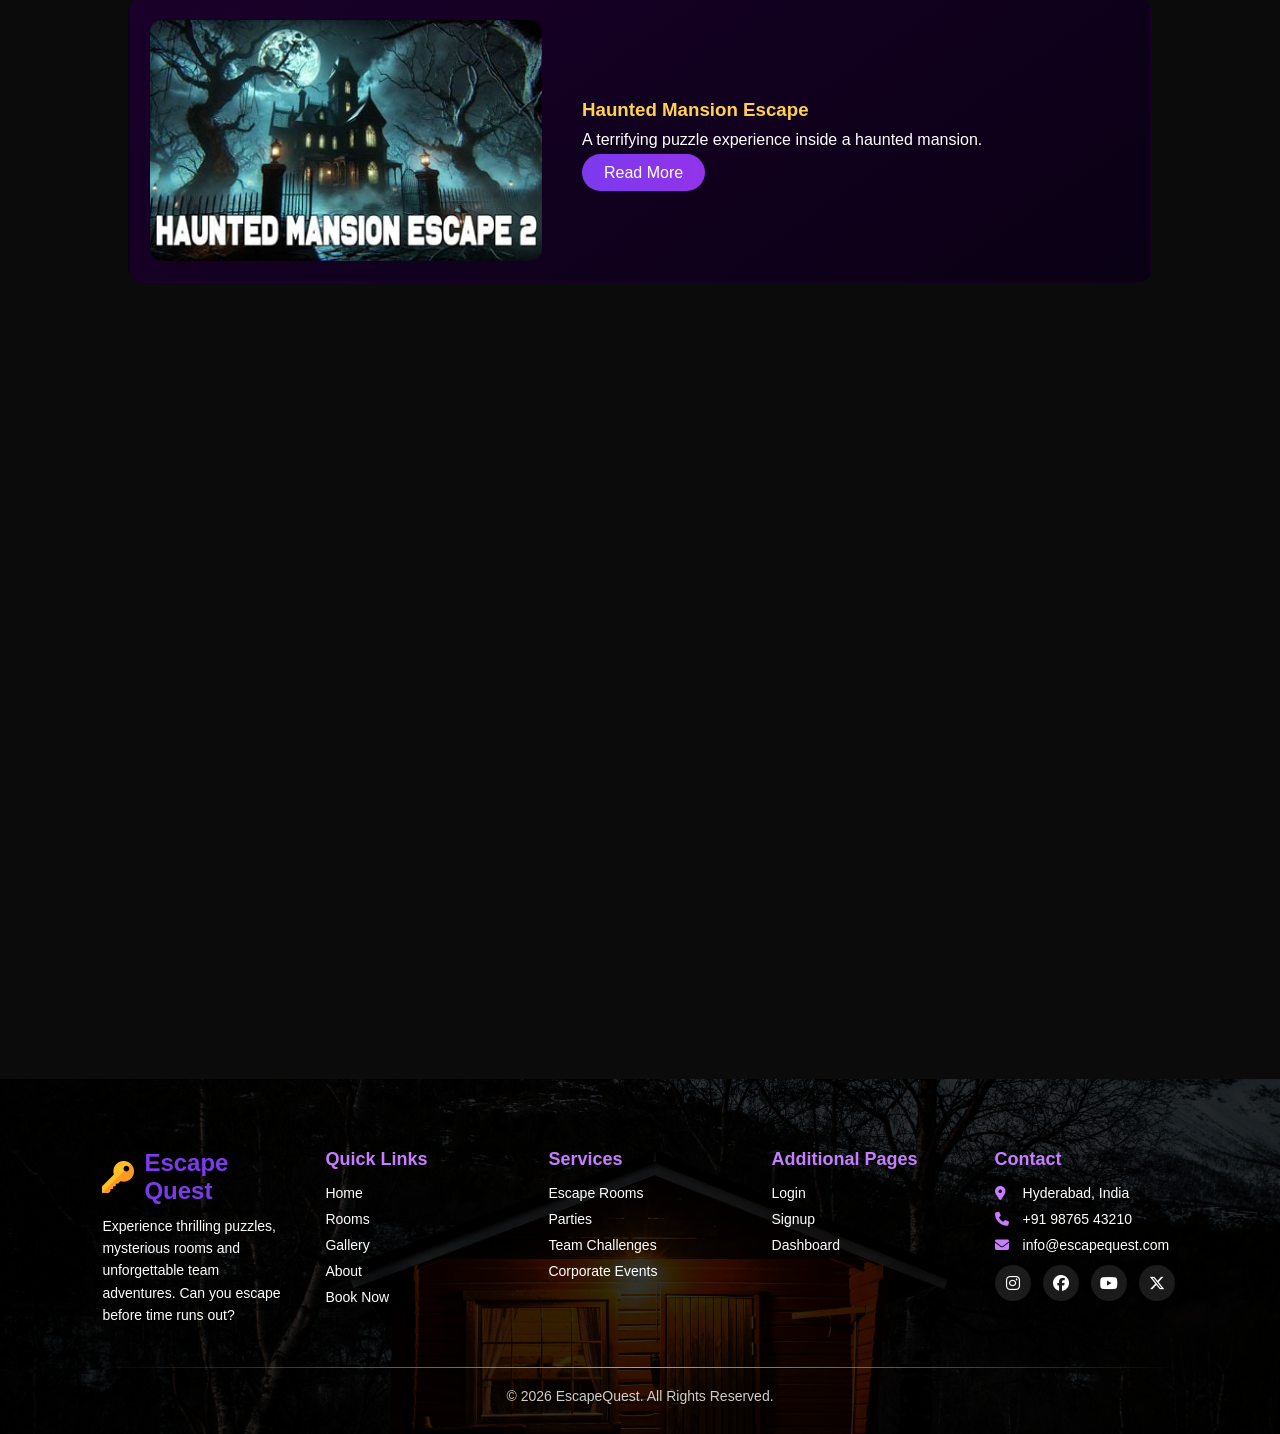
<file: blogs.html>
<!DOCTYPE html>
<html lang="en">
<head>
    <meta charset="UTF-8">
    <meta name="viewport" content="width=device-width, initial-scale=1.0">
    <title>blogs</title>
    <link rel="icon" type="image/png" href="../Images/logo.png">
    <link rel="stylesheet" href="blogs.css">
 
<link rel="stylesheet"
href="https://cdnjs.cloudflare.com/ajax/libs/font-awesome/6.5.1/css/all.min.css">
</head>
<body>
  <div id="header-container"></div>

<section class="blog-hero">

<div class="blog-hero-content">

<h1>Escape Room Blog</h1>
<p>Strategies, puzzles and thrilling adventures</p>

</div>

</section>


<section class="strategy-section">
  
<div class="adventure-blog">

<h2 class="section-title" >Ultimate Strategy Guide</h2>

<div class="adventure-card reveal" id="one" >

<div class="strategy-item">

<img src="Images/Featuredimage.jpeg" class="reveal-left">

<div class="strategy-content reveal-right">

<h3>Think Before You Move</h3>

<p>Take time to observe the room before solving puzzles.</p>

</div>

</div>
</div>

<div class="adventure-card reveal" id="two">

<div class="strategy-item">
<img src="Images/featuredimage1.jpeg" class="reveal-left">

<div class="strategy-content reveal-right">

<h3>Work As A Team</h3>

<p>Communication is the key to solving escape rooms faster.</p>

</div>

</div>
</div>
</div>

</section>


<section class="blog-section">

<h2 class="section-title">Puzzle Strategies</h2>

<div class="blog-container">

<div class="blog-card">

<img src="Images/image1.webp">

<div class="blog-info">

<h3>Hidden Clues</h3>

<p>Learn how to identify hidden clues in puzzle rooms.</p>

<a href="bdetail.html#hidden">Read More</a>

</div>

</div>


<div class="blog-card">

<img src="Images/image2.jpeg">

<div class="blog-info">

<h3>Logic Tricks</h3>

<p>Improve your logical thinking with these techniques.</p>

<a href="bdetail.html#logic">Read More</a>

</div>

</div>

<div class="blog-card">

<img src="Images/featuredimage1.jpeg">

<div class="blog-info">

<h3>Communicate Everything</h3>

<p>Solve great puzzles with good Communication</p>

<a href="bdetail.html#communication">Read More</a>

</div>

</div>

<div class="blog-card">

<img src="Images/team.webp">

<div class="blog-info">

<h3>Divide and Conquer</h3>

<p>Assign players to diiferetn areasto cover more ground quickly and momentum high.</p>

<a href="bdetail.html#divide">Read More</a>

</div>

</div>

</div>

</section>


<section class="latest-adventures">

<h2 class="section-title">Latest Adventures</h2>

<div class="adventure-blog">


<div class="adventure-card reveal">

<img src="Images/hauntedimage.jpeg">

<div class="adventure-content">

<h3>Haunted Mansion Escape</h3>

<p>A terrifying puzzle experience inside a haunted mansion.</p>

<a href="bdetail.html#haunted">Read More</a>

</div>

</div>


<div class="adventure-card right reveal">

<img src="Images/prisonimage.webp">

<div class="adventure-content">

<h3>Prison Break</h3>

<p>Escape from the toughest prison using clever strategies.</p>

<a href="bdetail.html#prison">Read More</a>

</div>

</div>


<div class="adventure-card reveal">

<img src="Images/laboratory.webp">

<div class="adventure-content">

<h3>Secret Laboratory</h3>

<p>Solve scientific puzzles before time runs out.</p>

<a href="bdetail.html#lab">Read More</a>

</div>
</section>

<div id="footer"></div>
 
 <script src="../js/components.js"></script> 
 <script src="blogs.js"></script> 
</body>
</html>
</file>
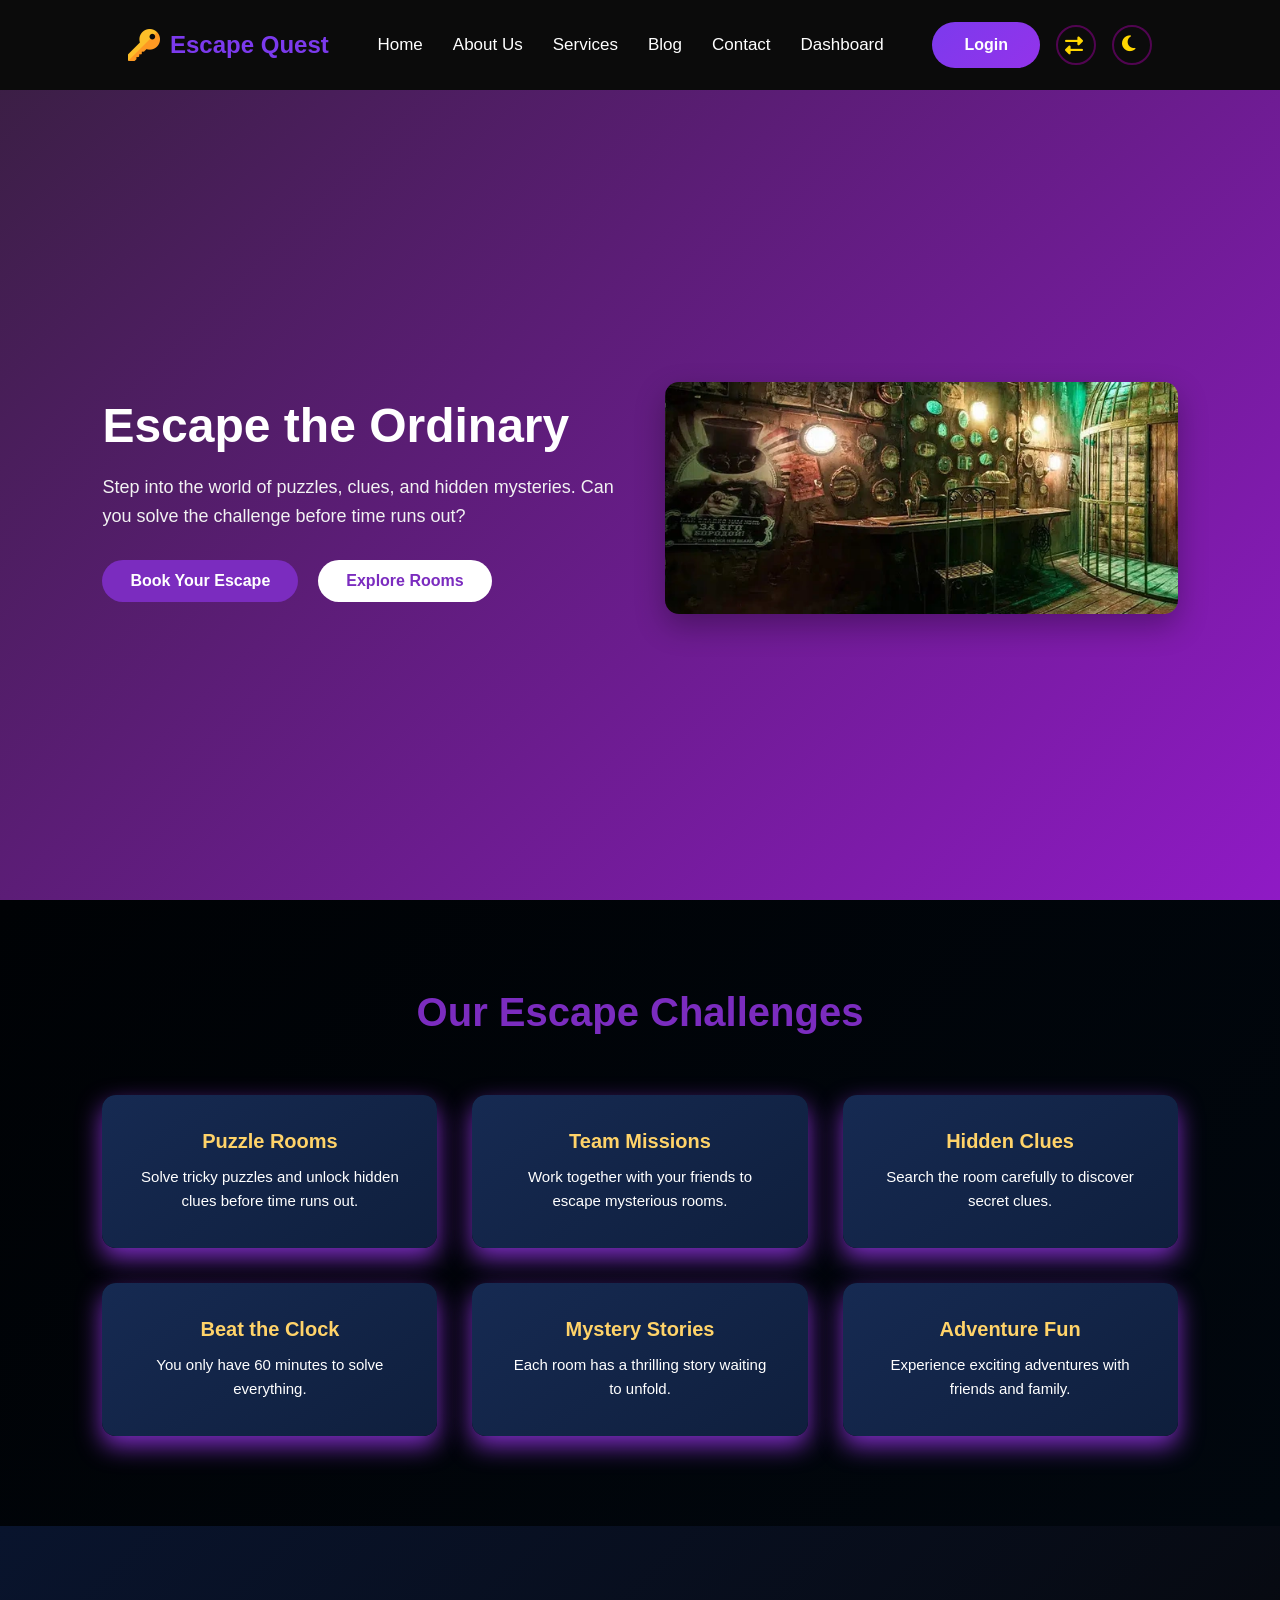
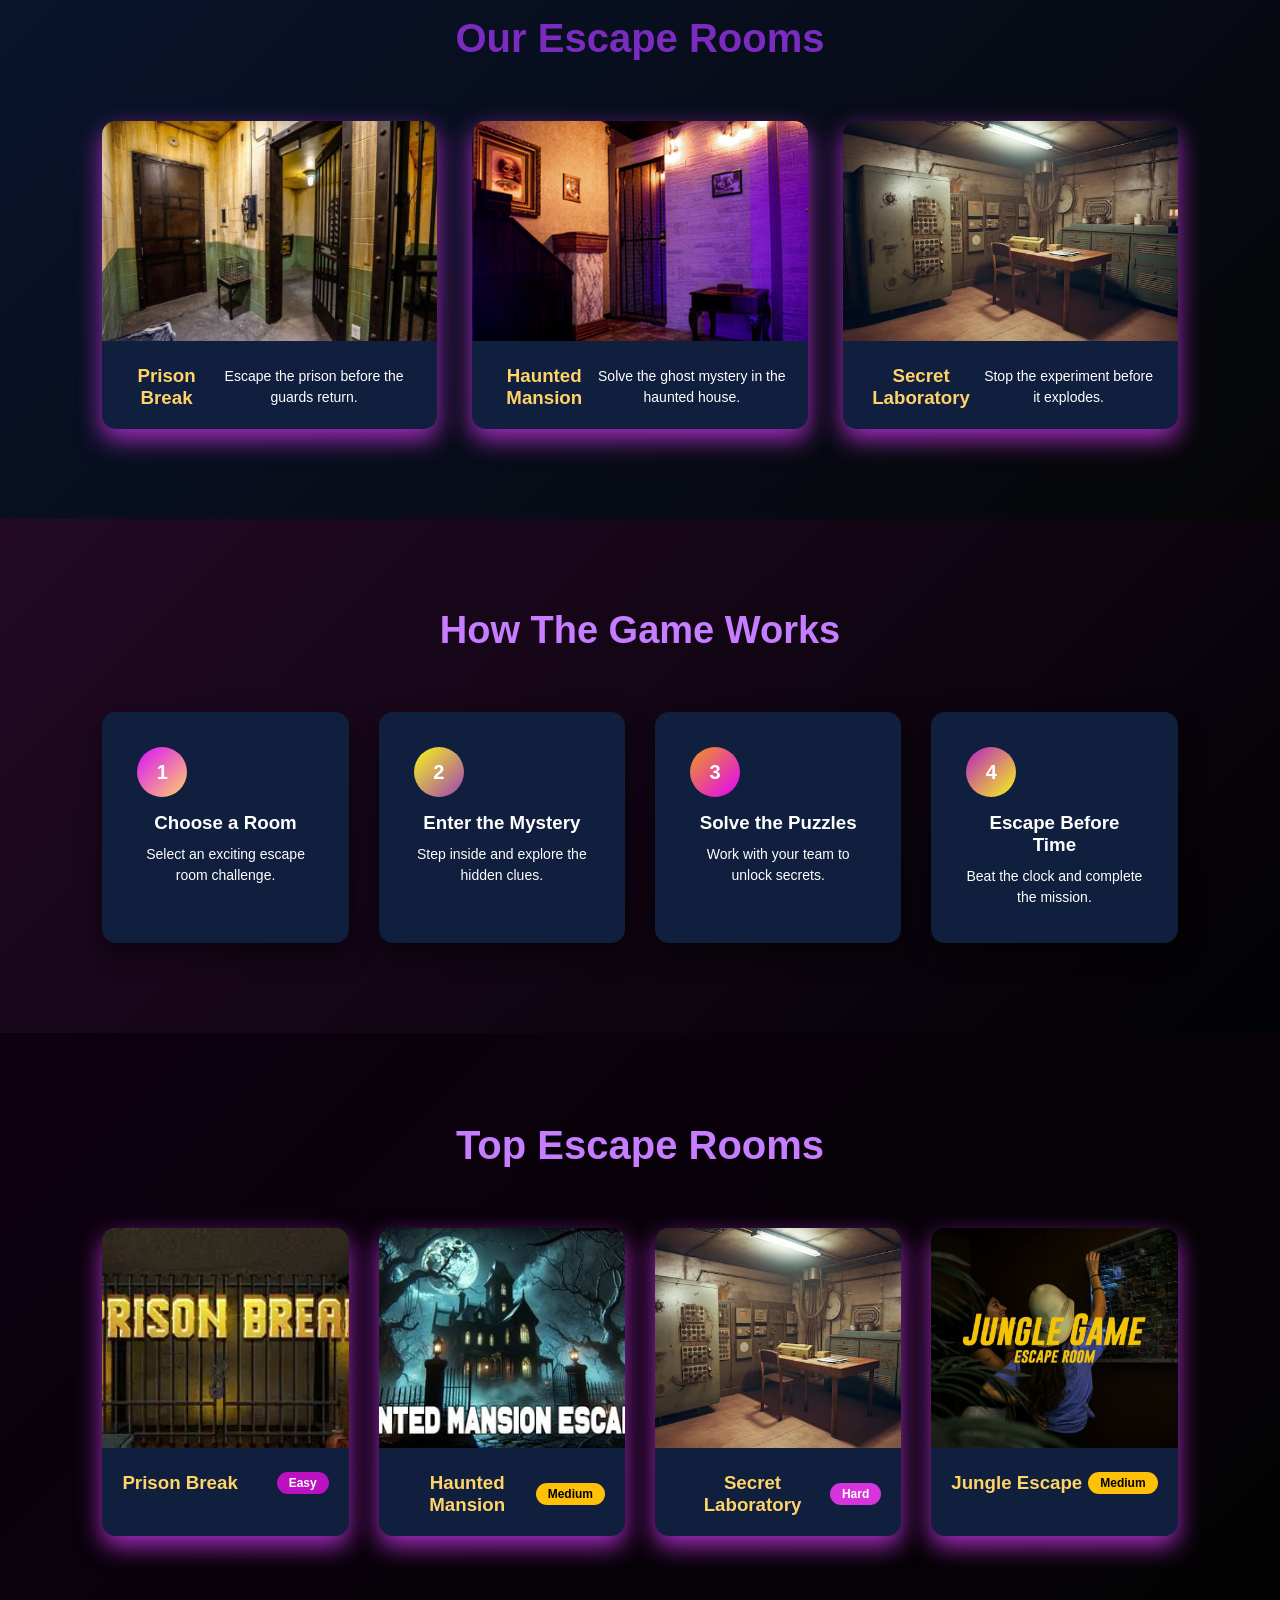
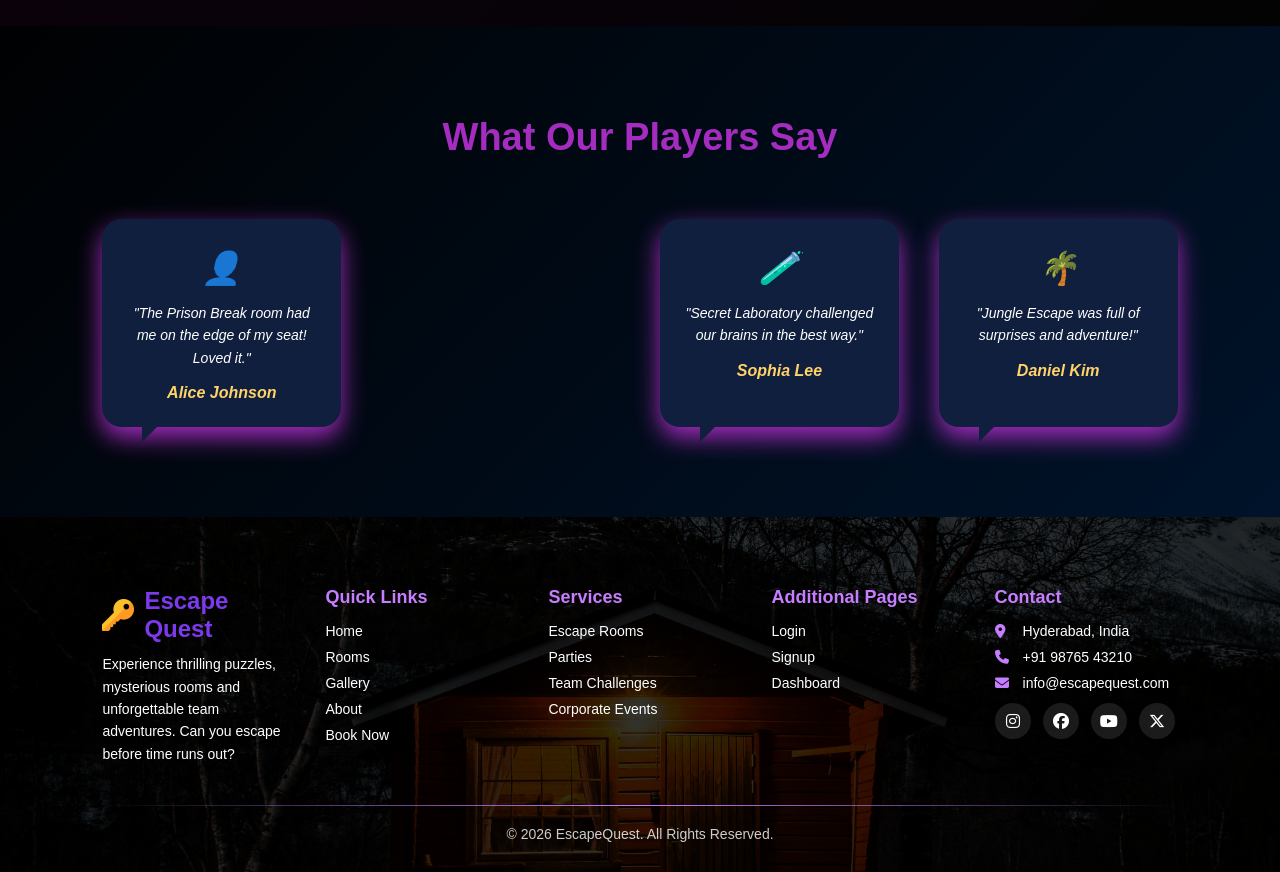
<file: home2.html>
<!DOCTYPE html>
<html lang="en">
<head>
    <meta charset="UTF-8">
    <meta name="viewport" content="width=device-width, initial-scale=1.0">
    <title>Home2</title>
    <link rel="icon" type="image/png" href="../Images/logo.png">
    <link rel="stylesheet" href="home2.css">
  
 
<link rel="stylesheet"
href="https://cdnjs.cloudflare.com/ajax/libs/font-awesome/6.5.1/css/all.min.css">
</head>
<body>

<div id="header-container"></div>

<section class="hero">

<div class="hero-container">

<div class="hero-text animate-left">
<h1>Escape the Ordinary</h1>

<p>
Step into the world of puzzles, clues, and hidden mysteries.
Can you solve the challenge before time runs out?
</p>

<div class="hero-buttons">
<a href="#" class="btn primary">Book Your Escape</a>
<a href="#" class="btn secondary">Explore Rooms</a>
</div>

</div>

<div class="hero-image animate-right">
<img src="Images/backgroundimage.webp" alt="escape room">
</div>

</div>

</section>

<section class="features">

<h2 class="section-title animate-top">
Our Escape Challenges
</h2>

<div class="features-container">

<div class="feature-card animate-left">
<h3>Puzzle Rooms</h3>
<p>Solve tricky puzzles and unlock hidden clues before time runs out.</p>
</div>

<div class="feature-card animate-bottom">
<h3>Team Missions</h3>
<p>Work together with your friends to escape mysterious rooms.</p>
</div>

<div class="feature-card animate-right">
<h3>Hidden Clues</h3>
<p>Search the room carefully to discover secret clues.</p>
</div>

<div class="feature-card animate-left">
<h3>Beat the Clock</h3>
<p>You only have 60 minutes to solve everything.</p>
</div>

<div class="feature-card animate-bottom">
<h3>Mystery Stories</h3>
<p>Each room has a thrilling story waiting to unfold.</p>
</div>

<div class="feature-card animate-right">
<h3>Adventure Fun</h3>
<p>Experience exciting adventures with friends and family.</p>
</div>

</div>

</section>

<section class="rooms">

<h2 class="rooms-title animate-top">Our Escape Rooms</h2>

<div class="rooms-container">

<div class="room-card animate-left">
<img src="Images/prisonbreak.jpg" alt="">
<div class="room-info">
<h3>Prison Break</h3>
<p>Escape the prison before the guards return.</p>
</div>
</div>

<div class="room-card animate-bottom">
<img src="Images/hauntedmansion.jpg" alt="">
<div class="room-info">
<h3>Haunted Mansion</h3>
<p>Solve the ghost mystery in the haunted house.</p>
</div>
</div>

<div class="room-card animate-right">
<img src="Images/secertlab.avif" alt="">
<div class="room-info">
<h3>Secret Laboratory</h3>
<p>Stop the experiment before it explodes.</p>
</div>
</div>

</div>

</section>

<section class="how-works">

<h2 class="how-title animate-top">How The Game Works</h2>

<div class="steps-container">

<div class="step-card step1 animate-left">
<div class="step-number">1</div>
<h3>Choose a Room</h3>
<p>Select an exciting escape room challenge.</p>
</div>

<div class="step-card step2 animate-bottom">
<div class="step-number">2</div>
<h3>Enter the Mystery</h3>
<p>Step inside and explore the hidden clues.</p>
</div>

<div class="step-card step3 animate-right">
<div class="step-number">3</div>
<h3>Solve the Puzzles</h3>
<p>Work with your team to unlock secrets.</p>
</div>

<div class="step-card step4 animate-top">
<div class="step-number">4</div>
<h3>Escape Before Time</h3>
<p>Beat the clock and complete the mission.</p>
</div>

</div>

</section>

<section class="top-rooms">

<h2 class="toprooms-title animate-top">Top Escape Rooms</h2>

<div class="rooms-gallery">

<div class="room-card animate-left">
<img src="Images/prisonimage.webp" alt="Room 1">
<div class="room-info">
<h3>Prison Break</h3>
<span class="difficulty easy">Easy</span>
</div>
</div>

<div class="room-card animate-bottom">
<img src="Images/hauntedimage.jpeg" alt="Room 2">
<div class="room-info">
<h3>Haunted Mansion</h3>
<span class="difficulty medium">Medium</span>
</div>
</div>

<div class="room-card animate-right">
<img src="Images/secertlab.avif" alt="Room 3">
<div class="room-info">
<h3>Secret Laboratory</h3>
<span class="difficulty hard">Hard</span>
</div>
</div>

<div class="room-card animate-left">
<img src="Images/jungle.jpg" alt="Room 4">
<div class="room-info">
<h3>Jungle Escape</h3>
<span class="difficulty medium">Medium</span>
</div>
</div>

</div>

</section>


<section class="testimonials">

<h2 class="testimonials-title animate-top">What Our Players Say</h2>

<div class="testimonials-container">

  <div class="testimonial-card animate-left">
    <div class="avatar">👤</div>
    <p>"The Prison Break room had me on the edge of my seat! Loved it."</p>
    <h4>Alice Johnson</h4>
  </div>

  <div class="testimonial-card animate-bottom">
    <div class="avatar">🕵️‍♂️</div>
    <p>"Puzzle design is amazing. The Haunted Mansion was unforgettable."</p>
    <h4>Mark Spencer</h4>
  </div>

  <div class="testimonial-card animate-right">
    <div class="avatar">🧪</div>
    <p>"Secret Laboratory challenged our brains in the best way."</p>
    <h4>Sophia Lee</h4>
  </div>

  <div class="testimonial-card animate-left">
    <div class="avatar">🌴</div>
    <p>"Jungle Escape was full of surprises and adventure!"</p>
    <h4>Daniel Kim</h4>
  </div>

</div>
</section>


<div id="footer"></div>
<script src="home2.js"></script>
<script src="../js/components.js"></script>
</body>
</html>
</file>
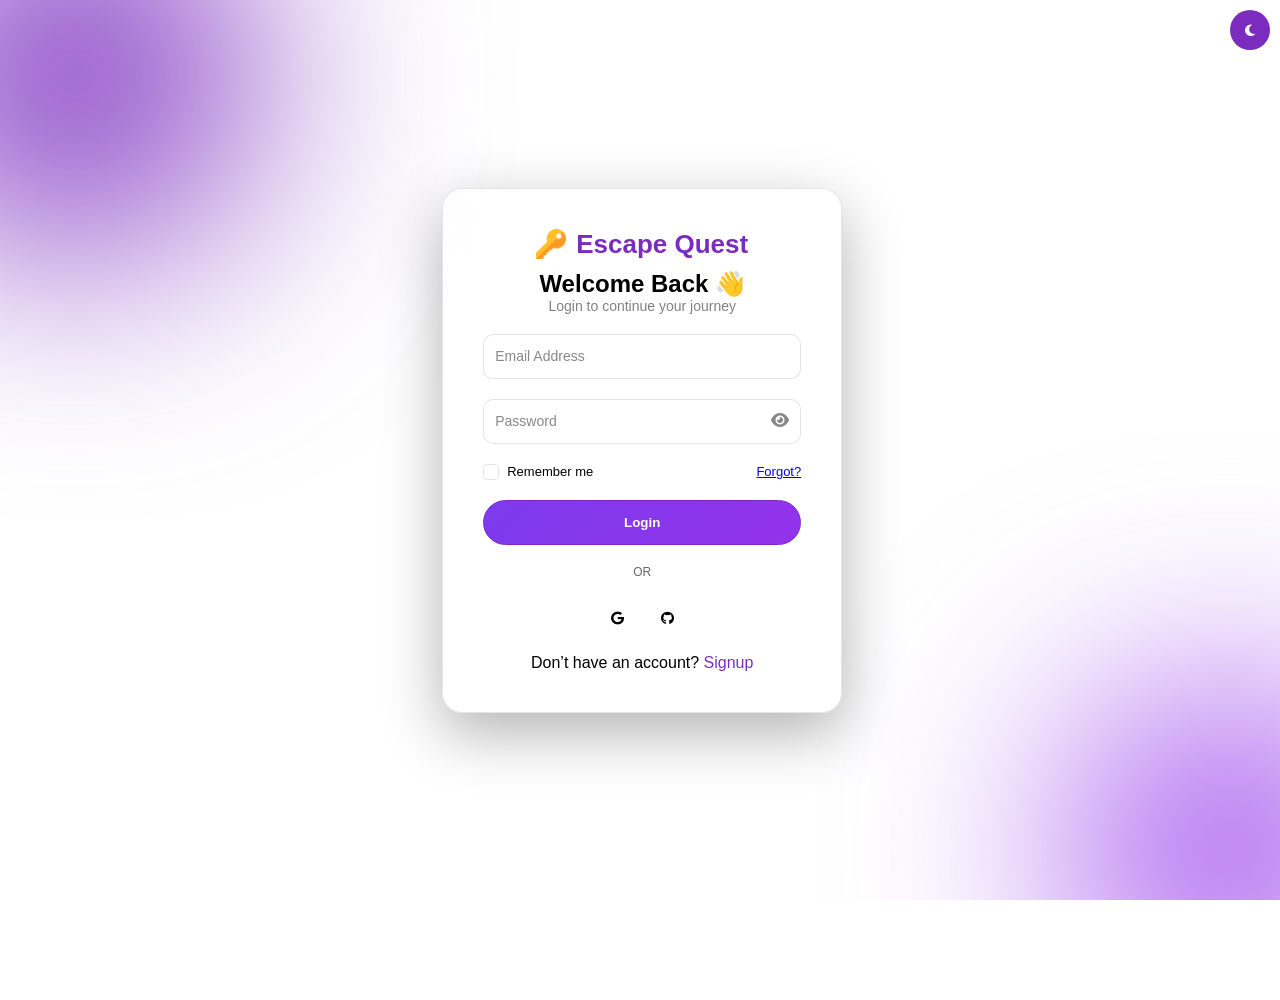
<file: login.html>
<!DOCTYPE html>
<html lang="en">
<head>
<meta charset="UTF-8">
<meta name="viewport" content="width=device-width, initial-scale=1.0">
<title>Login</title>
 <link rel="icon" type="image/png" href="../Images/logo.png">
<link rel="stylesheet" href="login.css">
<link rel="stylesheet"
href="https://cdnjs.cloudflare.com/ajax/libs/font-awesome/6.5.1/css/all.min.css">
</head>

<body>
<button id="modeBtn" class="mode-toggle">
<i class="fa fa-moon"></i>
</button>
<div class="login-card">
<div class="success-box" id="successBox">
✔ Login Successful
</div>
<a href="index.html" class="logo-text">
<img src="../Images/logo.png" class="logo-img">
Escape Quest
</a>
<h2>Welcome Back 👋</h2>
<p class="subtitle">Login to continue your journey</p>
<form>
<div class="input-group">
<input type="email" id="email" required>
<label>Email Address</label>
</div>
<div class="input-group password-group">
<input type="password" id="password" required>
<label>Password</label>
<span class="eye-icon" onclick="togglePassword()">
<i class="fa fa-eye"></i>
</span>
</div>
<div class="options">
<label class="remember">
<input type="checkbox" id="rememberMe">
<span class="checkmark"></span>
Remember me
</label>
<a href="#">Forgot?</a>

</div>
<button class="login-btn" id="loginBtn">

<span class="btn-text">Login</span>

<span class="loader"></span>

</button>
</form>
<div class="divider">OR</div>
<div class="social-login">
<button><i class="fab fa-google"></i></button>
<button><i class="fab fa-github"></i></button>
</div>
<div class="signup-link">
Don’t have an account? <a href="signup.html">Signup</a>
</div>
</div>
<script>
const loginBtn = document.getElementById("loginBtn");
const successBox = document.getElementById("successBox");
const email = document.getElementById("email");
const password = document.getElementById("password");
const rememberMe = document.getElementById("rememberMe");
window.onload = () => {
const savedEmail = localStorage.getItem("email");
if(savedEmail){
email.value = savedEmail;

rememberMe.checked = true;

}

};

loginBtn.onclick = (e) => {
e.preventDefault();
let valid = true;
if(email.value.trim() === ""){

email.classList.add("shake");

valid = false;

}
if(password.value.trim() === ""){
password.classList.add("shake");
valid = false;

}
setTimeout(()=>{
email.classList.remove("shake");
password.classList.remove("shake");

},400);

if(!valid) return;
if(rememberMe.checked){
localStorage.setItem("email", email.value);

}else{
localStorage.removeItem("email");

}
loginBtn.classList.add("loading");
setTimeout(()=>{
loginBtn.classList.remove("loading");
successBox.classList.add("show");
setTimeout(()=>{
window.location.href="index.html";

},1500);
},2000);

};
function togglePassword(){
const icon = document.querySelector(".eye-icon i");
if(password.type === "password"){
password.type = "text";
icon.classList.replace("fa-eye","fa-eye-slash");
}else{
password.type = "password";
icon.classList.replace("fa-eye-slash","fa-eye");

}

}


const modeBtn = document.getElementById("modeBtn");
const icon = modeBtn.querySelector("i");
modeBtn.onclick = () => {
document.body.classList.toggle("dark");
icon.classList.toggle("fa-moon");
icon.classList.toggle("fa-sun");

};
</script>
</body>

</html>
</file>
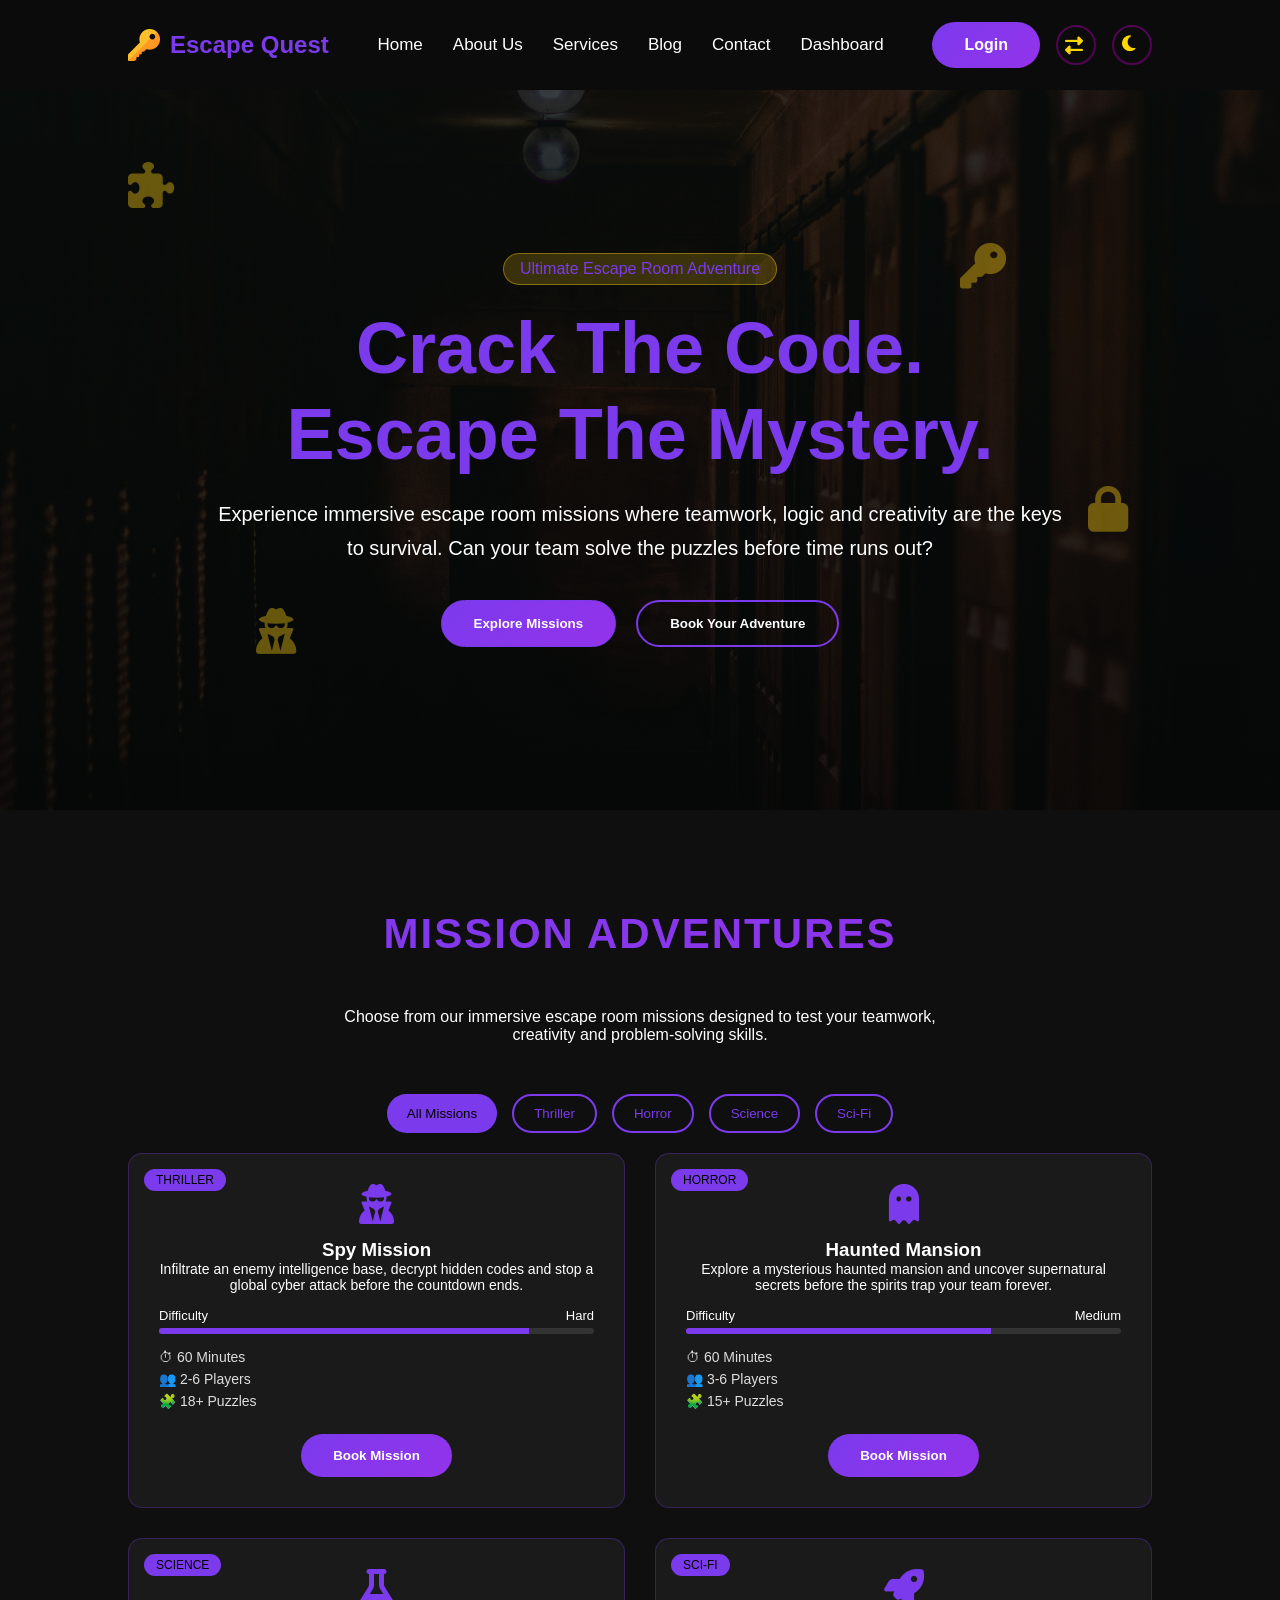
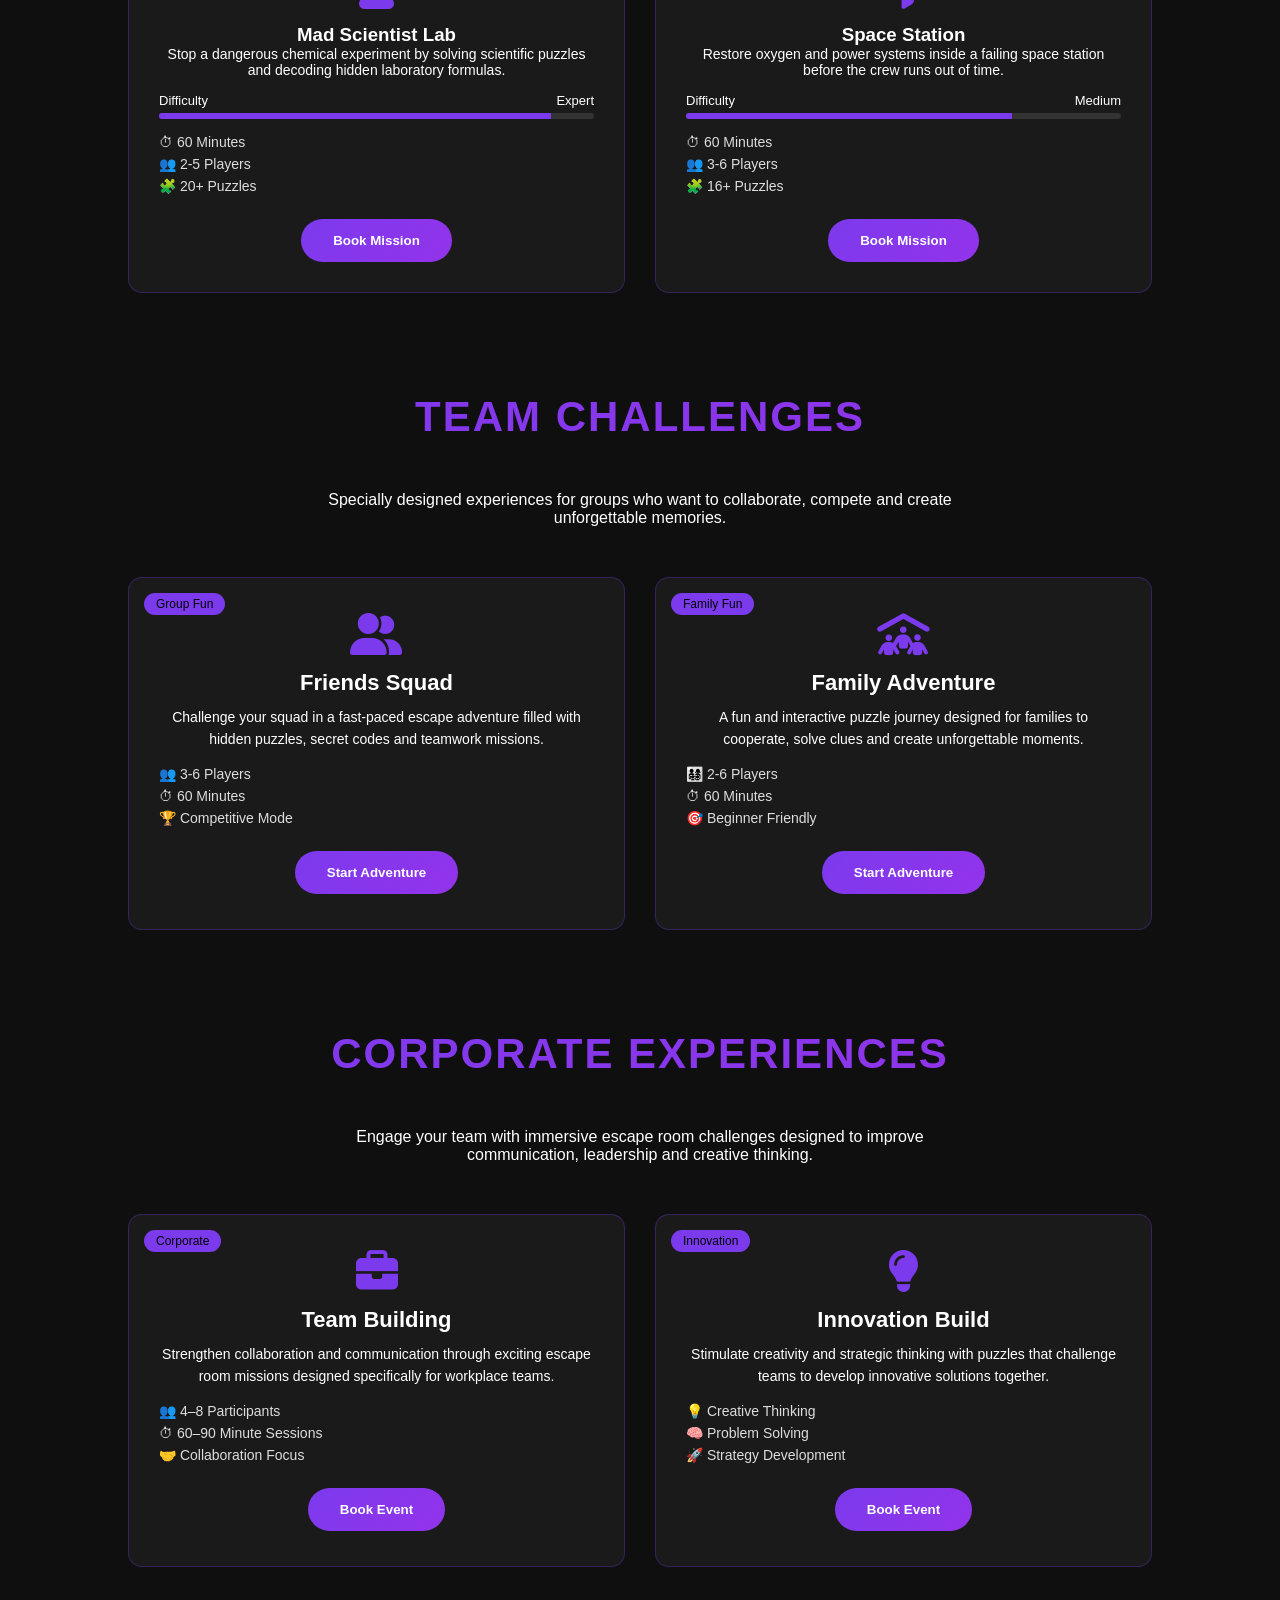
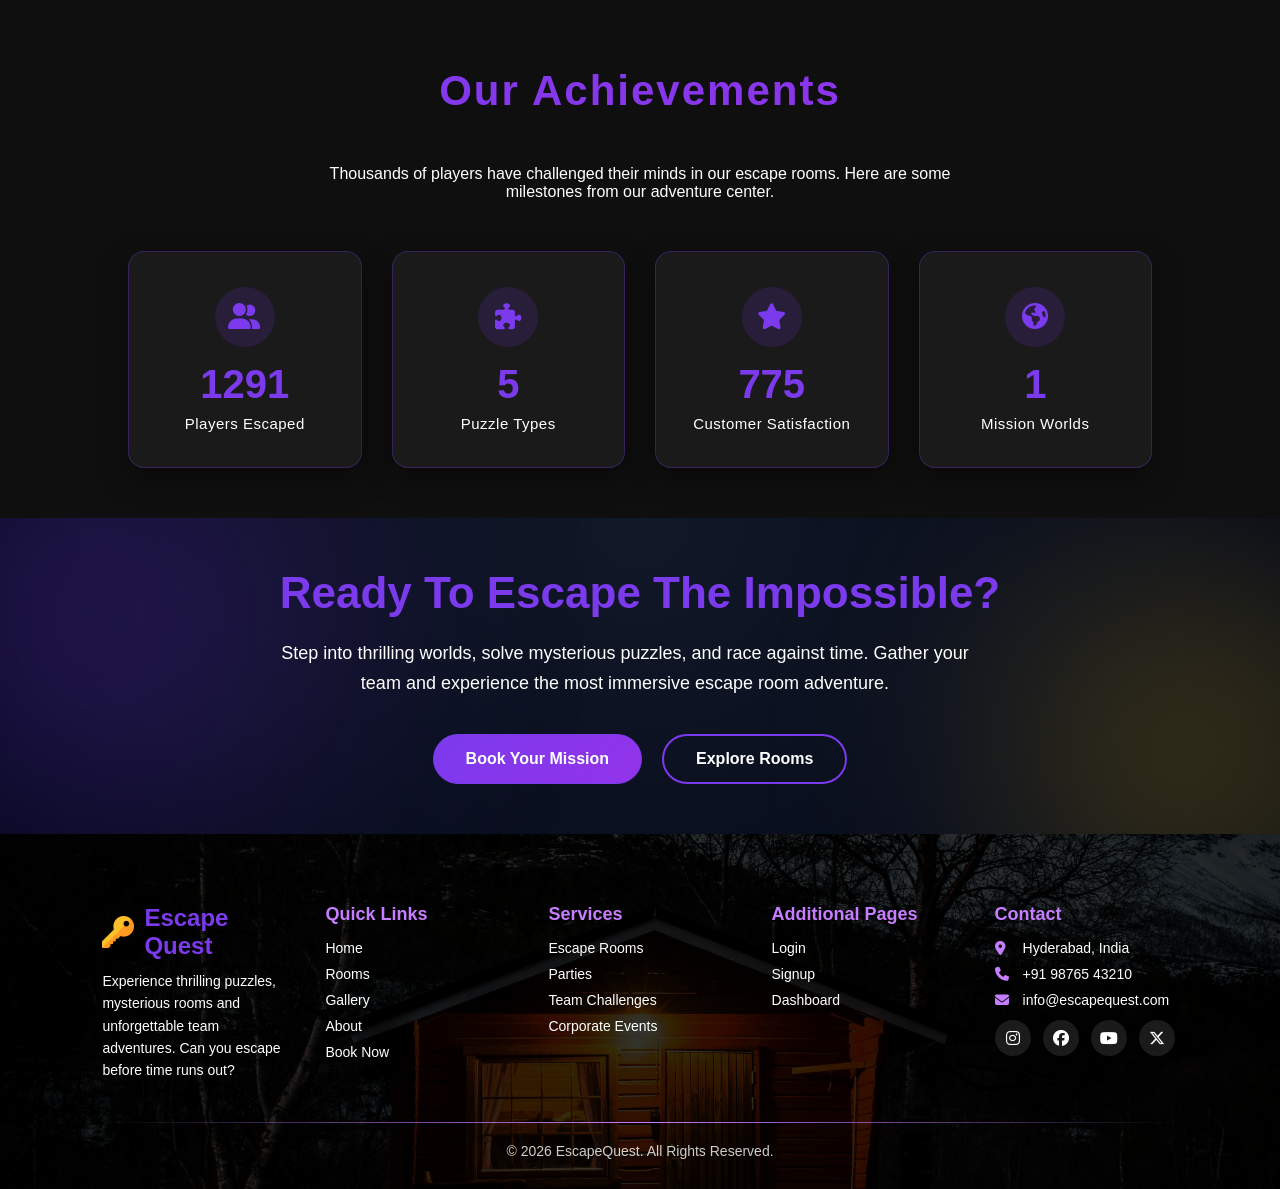
<file: servicedetails.html>
<!DOCTYPE html>
<html lang="en">
<head>
    <meta charset="UTF-8">
    <meta name="viewport" content="width=device-width, initial-scale=1.0">
    <title>Details</title>
     <link rel="icon" type="image/png" href="../Images/logo.png">
    <link rel="stylesheet" href="servicedetails.css">

<link rel="stylesheet"
href="https://cdnjs.cloudflare.com/ajax/libs/font-awesome/6.5.1/css/all.min.css">
</head>
<body>
    <div id="header-container"></div>

<section class="hero">

<div class="floating-icons">
<i class="fa-solid fa-puzzle-piece"></i>
<i class="fa-solid fa-lock"></i>
<i class="fa-solid fa-key"></i>
<i class="fa-solid fa-user-secret"></i>
</div>

<div class="hero-content">

<span class="hero-tag">Ultimate Escape Room Adventure</span>

<h1>Crack The Code.<br>Escape The Mystery.</h1>

<p>
Experience immersive escape room missions where teamwork,
logic and creativity are the keys to survival.
Can your team solve the puzzles before time runs out?
</p>

<div class="hero-buttons">

<button class="btn-primary">
Explore Missions
</button>

<button class="btn-secondary">
Book Your Adventure
</button>

</div>

</div>

</section>

<section class="services" id="rooms">

<h2 class="section-title">MISSION ADVENTURES</h2>

<p class="section-subtitle">
Choose from our immersive escape room missions designed to test
your teamwork, creativity and problem-solving skills.
</p>
<div class="mission-filter">

<button class="filter-btn active" data-filter="all">All Missions</button>
<button class="filter-btn" data-filter="thriller">Thriller</button>
<button class="filter-btn" data-filter="horror">Horror</button>
<button class="filter-btn" data-filter="science">Science</button>
<button class="filter-btn" data-filter="scifi">Sci-Fi</button>

</div>


<div class="card-container">

<div class="service-card thriller">

<div class="mission-tag">THRILLER</div>

<i class="fa-solid fa-user-secret"></i>

<h3>Spy Mission</h3>

<p>
Infiltrate an enemy intelligence base, decrypt hidden codes and stop
a global cyber attack before the countdown ends.
</p>

<div class="difficulty-box">

<div class="difficulty-title">
Difficulty <span>Hard</span>
</div>

<div class="difficulty">
<span style="width:85%"></span>
</div>

</div>

<ul class="mission-info">
<li>⏱ 60 Minutes</li>
<li>👥 2-6 Players</li>
<li>🧩 18+ Puzzles</li>
</ul>

<button class="mission-btn">Book Mission</button>

</div>

<div class="service-card horror">

<div class="mission-tag">HORROR</div>

<i class="fa-solid fa-ghost"></i>

<h3>Haunted Mansion</h3>

<p>
Explore a mysterious haunted mansion and uncover supernatural secrets
before the spirits trap your team forever.
</p>

<div class="difficulty-box">

<div class="difficulty-title">
Difficulty <span>Medium</span>
</div>

<div class="difficulty">
<span style="width:70%"></span>
</div>

</div>

<ul class="mission-info">
<li>⏱ 60 Minutes</li>
<li>👥 3-6 Players</li>
<li>🧩 15+ Puzzles</li>
</ul>

<button class="mission-btn">Book Mission</button>

</div>
<div class="service-card science">

<div class="mission-tag">SCIENCE</div>

<i class="fa-solid fa-flask"></i>

<h3>Mad Scientist Lab</h3>

<p>
Stop a dangerous chemical experiment by solving scientific puzzles
and decoding hidden laboratory formulas.
</p>

<div class="difficulty-box">

<div class="difficulty-title">
Difficulty <span>Expert</span>
</div>

<div class="difficulty">
<span style="width:90%"></span>
</div>

</div>

<ul class="mission-info">
<li>⏱ 60 Minutes</li>
<li>👥 2-5 Players</li>
<li>🧩 20+ Puzzles</li>
</ul>

<button class="mission-btn">Book Mission</button>

</div>

<div class="service-card scifi">

<div class="mission-tag">SCI-FI</div>

<i class="fa-solid fa-rocket"></i>

<h3>Space Station</h3>

<p>
Restore oxygen and power systems inside a failing space station before
the crew runs out of time.
</p>

<div class="difficulty-box">

<div class="difficulty-title">
Difficulty <span>Medium</span>
</div>

<div class="difficulty">
<span style="width:75%"></span>
</div>

</div>

<ul class="mission-info">
<li>⏱ 60 Minutes</li>
<li>👥 3-6 Players</li>
<li>🧩 16+ Puzzles</li>
</ul>

<button class="mission-btn">Book Mission</button>

</div>

</div>

</section>
<script>
    const filterButtons = document.querySelectorAll(".filter-btn");
const cards = document.querySelectorAll(".service-card");


filterButtons.forEach(btn => {

btn.addEventListener("click", () => {

document.querySelector(".filter-btn.active").classList.remove("active");
btn.classList.add("active");

let filter = btn.dataset.filter;

cards.forEach(card => {

if(filter === "all" || card.classList.contains(filter)){

card.style.display="block";

}else{

card.style.display="none";

}

});

});

});

window.addEventListener("load", () => {

document.querySelectorAll(".difficulty span").forEach(bar => {

let width = bar.getAttribute("style").replace("width:","");
setTimeout(()=>{

bar.style.width = width;

},300);

});

});
</script>
<section class="team-challenges" id="challenges">

<h2 class="section-title">TEAM CHALLENGES</h2>
<p class="section-subtitle">
Specially designed experiences for groups who want to collaborate,
compete and create unforgettable memories.
</p>

<div class="card-container">
<div class="service-card small">

<span class="mission-tag">Group Fun</span>

<i class="fa-solid fa-user-group"></i>

<h3>Friends Squad</h3>

<p>
Challenge your squad in a fast-paced escape adventure filled with
hidden puzzles, secret codes and teamwork missions.
</p>

<ul class="challenge-info">
<li>👥 3-6 Players</li>
<li>⏱ 60 Minutes</li>
<li>🏆 Competitive Mode</li>
</ul>

<button class="mission-btn">Start Adventure</button>

</div>

<div class="service-card small">

<span class="mission-tag">Family Fun</span>

<i class="fa-solid fa-people-roof"></i>

<h3>Family Adventure</h3>

<p>
A fun and interactive puzzle journey designed for families to
cooperate, solve clues and create unforgettable moments.
</p>

<ul class="challenge-info">
<li>👨‍👩‍👧‍👦 2-6 Players</li>
<li>⏱ 60 Minutes</li>
<li>🎯 Beginner Friendly</li>
</ul>

<button class="mission-btn">Start Adventure</button>

</div>

</div>

</section>
<script>
    const challengeBtns = document.querySelectorAll(".mission-btn");

challengeBtns.forEach(btn => {

btn.addEventListener("click", () => {

btn.innerText = "Loading...";
btn.style.opacity = "0.7";

setTimeout(()=>{
btn.innerText = "Adventure Ready!";
btn.style.opacity = "1";
},1200);

});

});
</script>


<section class="corporate" id="events">

<h2 class="section-title">CORPORATE EXPERIENCES</h2>

<p class="section-subtitle">
Engage your team with immersive escape room challenges designed
to improve communication, leadership and creative thinking.
</p>

<div class="card-container">


<div class="service-card small">

<span class="mission-tag">Corporate</span>

<i class="fa-solid fa-briefcase"></i>

<h3>Team Building</h3>

<p>
Strengthen collaboration and communication through exciting
escape room missions designed specifically for workplace teams.
</p>

<ul class="challenge-info">
<li>👥 4–8 Participants</li>
<li>⏱ 60–90 Minute Sessions</li>
<li>🤝 Collaboration Focus</li>
</ul>

<button class="mission-btn">Book Event</button>

</div>


<div class="service-card small">

<span class="mission-tag">Innovation</span>

<i class="fa-solid fa-lightbulb"></i>

<h3>Innovation Build</h3>

<p>
Stimulate creativity and strategic thinking with puzzles that
challenge teams to develop innovative solutions together.
</p>

<ul class="challenge-info">
<li>💡 Creative Thinking</li>
<li>🧠 Problem Solving</li>
<li>🚀 Strategy Development</li>
</ul>

<button class="mission-btn">Book Event</button>

</div>

</div>

</section>
<script>
    const corporateBtns = document.querySelectorAll(".corporate .mission-btn");

corporateBtns.forEach(btn => {

btn.addEventListener("click", () => {

btn.innerText = "Processing...";
btn.style.opacity = "0.7";

setTimeout(()=>{
btn.innerText = "Event Scheduled";
btn.style.opacity = "1";
},1200);

});

});
</script>

<section class="stats">

<h2 class="section-title">Our Achievements</h2>

<p class="section-subtitle">
Thousands of players have challenged their minds in our escape rooms.
Here are some milestones from our adventure center.
</p>

<div class="stats-grid">

<div class="stat-card">

<div class="stat-icon">
<i class="fa-solid fa-user-group"></i>
</div>

<h2 class="counter" data-target="5000">0</h2>
<p>Players Escaped</p>

</div>


<div class="stat-card">

<div class="stat-icon">
<i class="fa-solid fa-puzzle-piece"></i>
</div>

<h2 class="counter" data-target="20">0</h2>
<p>Puzzle Types</p>

</div>


<div class="stat-card">

<div class="stat-icon">
<i class="fa-solid fa-star"></i>
</div>

<h2 class="counter" data-target="3000">0</h2>
<p>Customer Satisfaction</p>

</div>


<div class="stat-card">

<div class="stat-icon">
<i class="fa-solid fa-earth-americas"></i>
</div>

<h2 class="counter" data-target="4">0</h2>
<p>Mission Worlds</p>

</div>

</div>

</section>
<script>
    const counters = document.querySelectorAll(".counter");

counters.forEach(counter => {

const target = +counter.getAttribute("data-target");

let count = 0;

const speed = target / 120;

function updateCount(){

count += speed;

if(count < target){

counter.innerText = Math.floor(count);

requestAnimationFrame(updateCount);

}else{

counter.innerText = target;

}

}

updateCount();

});
</script>


<section class="cta">

<div class="cta-content">

<h2>Ready To Escape The Impossible?</h2>

<p>
Step into thrilling worlds, solve mysterious puzzles,
and race against time. Gather your team and experience
the most immersive escape room adventure.
</p>

<div class="cta-buttons">

<button class="primary-btn">Book Your Mission</button>

<button class="secondary-btn">Explore Rooms</button>

</div>

</div>

</section>
<div id="footer"></div>
<script src="../js/components.js"></script>
</body>
</html>
</file>
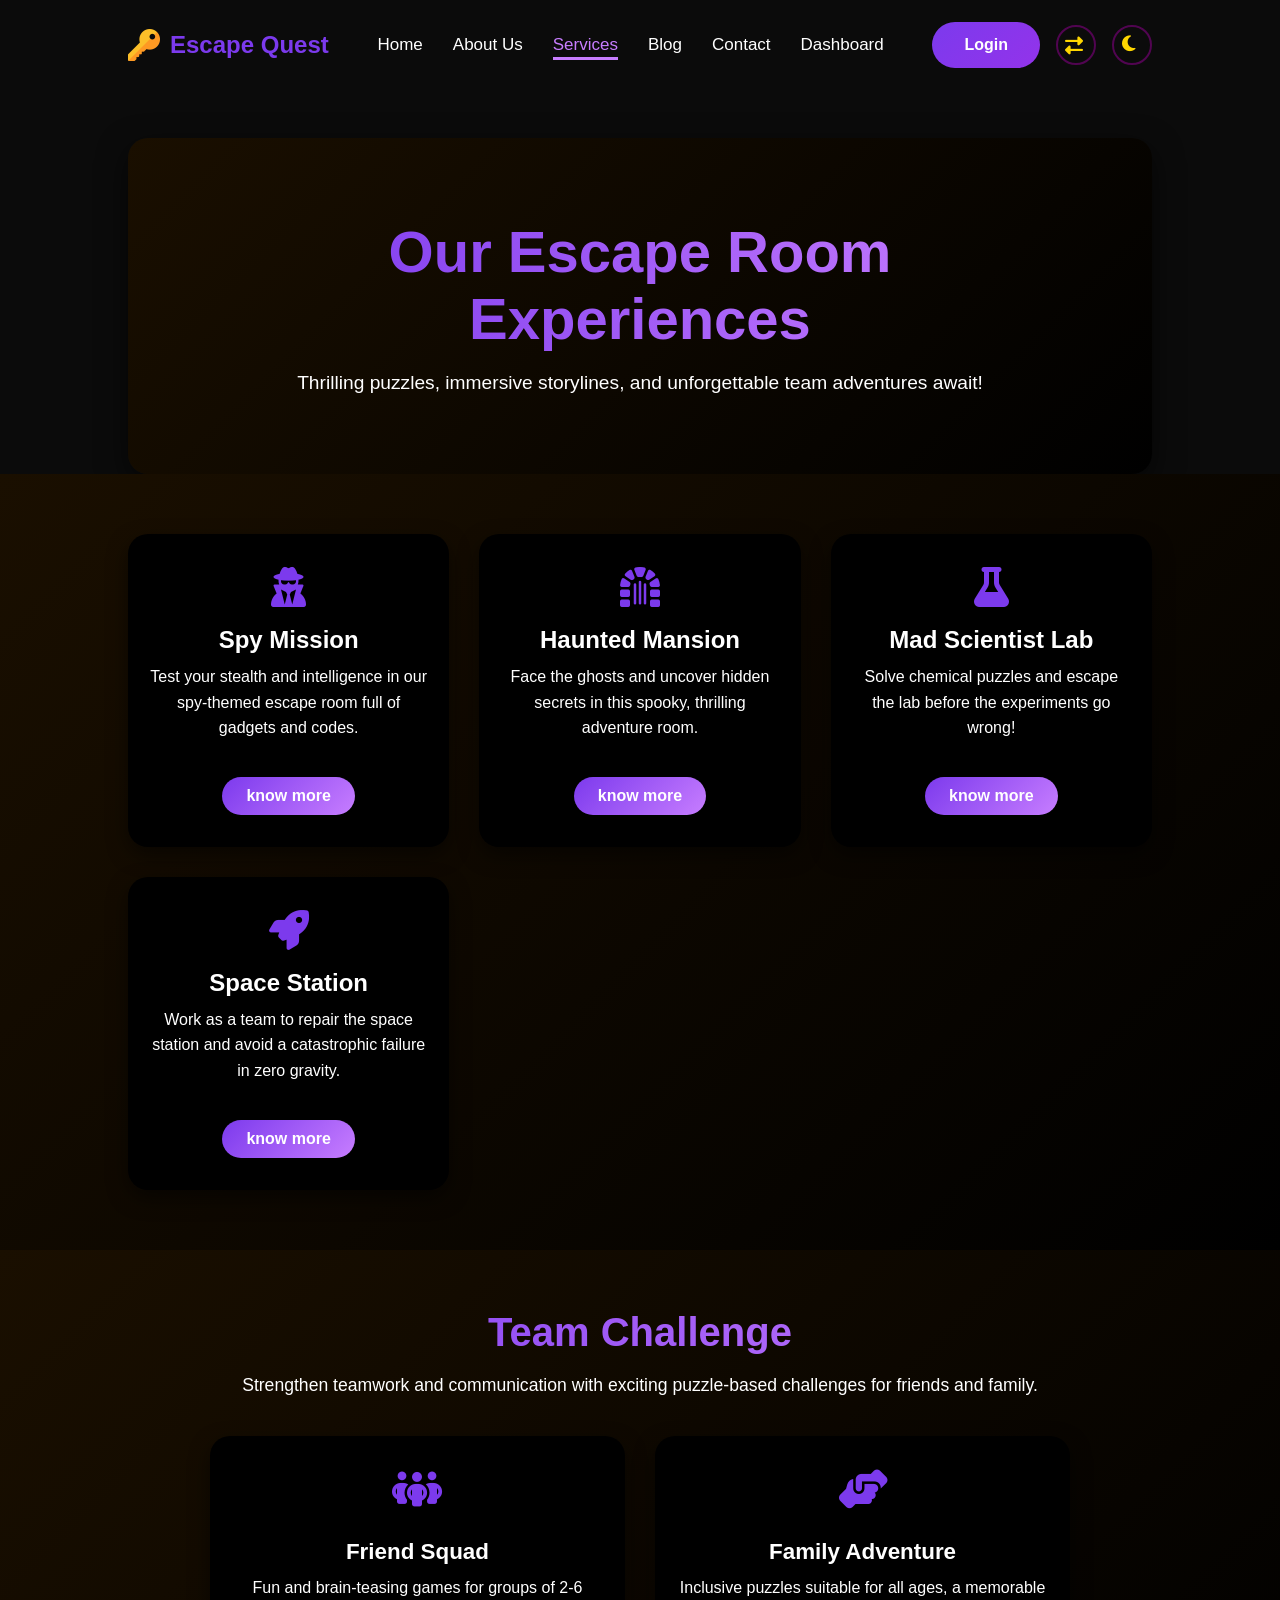
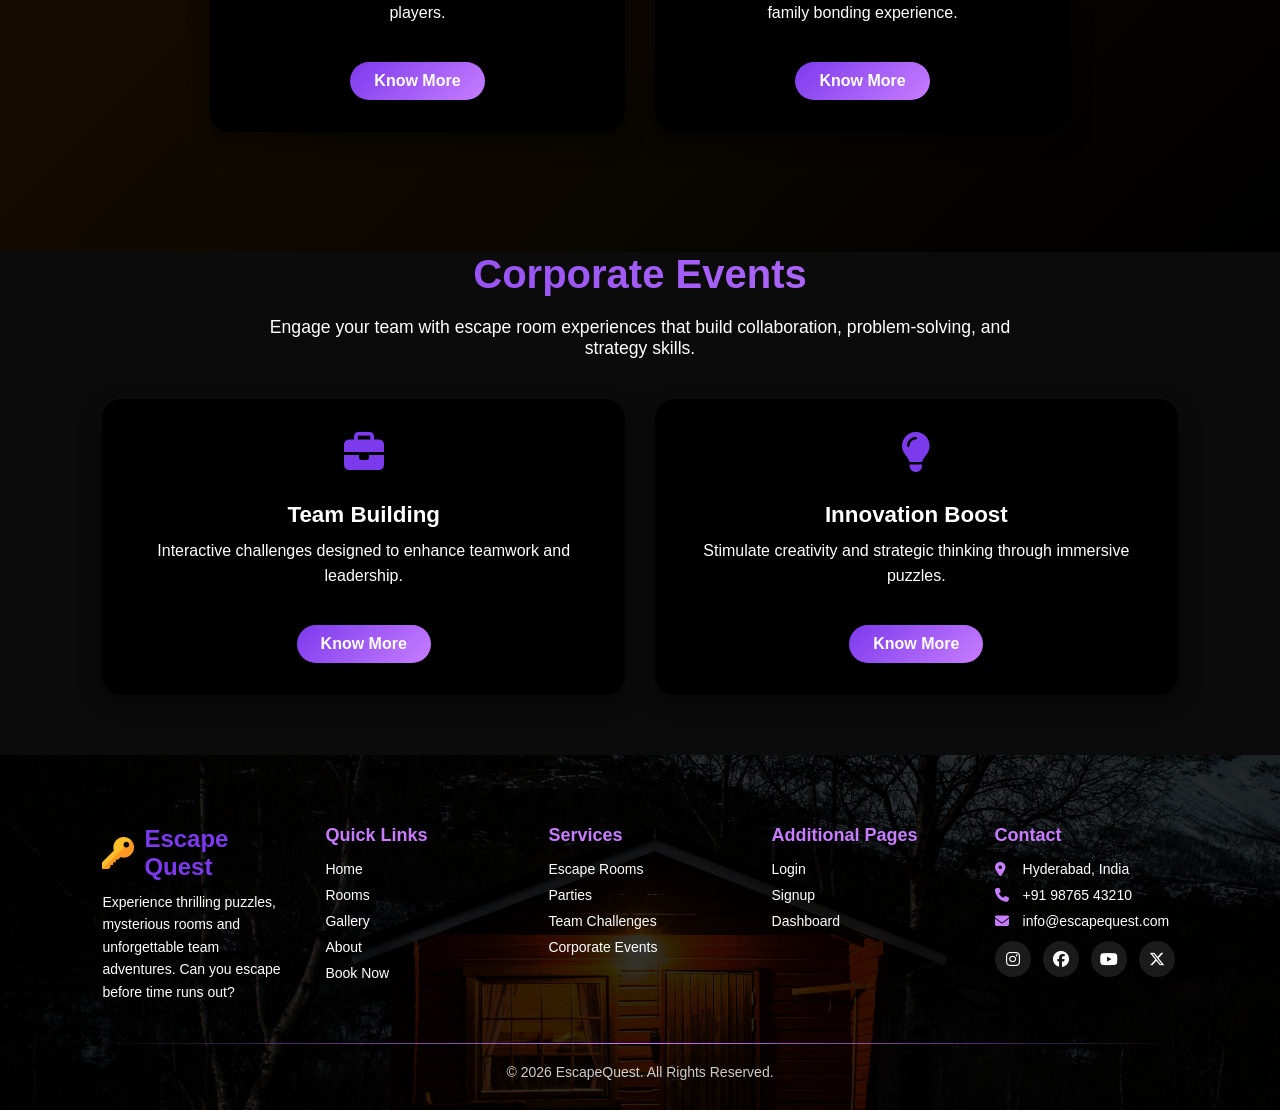
<file: services.html>
<!DOCTYPE html>
<html lang="en">
<head>
    <meta charset="UTF-8">
    <meta name="viewport" content="width=device-width, initial-scale=1.0">
    <title>services</title>
   <link rel="icon" type="image/png" href="../Images/logo.png">
   <link rel="stylesheet" href="services.css">
 
<link rel="stylesheet"
href="https://cdnjs.cloudflare.com/ajax/libs/font-awesome/6.5.1/css/all.min.css">
</head>
<body>
  <div id="header-container"></div>



<main class="services-page">

  
  <section class="services-hero">
    <div class="services-hero-content">
      <h1>Our Escape Room Experiences</h1>
      <p>Thrilling puzzles, immersive storylines, and unforgettable team adventures await!</p>
    </div>
  </section>
<section class="services-card-section">
  <div class="services-card-container" id="rooms">
    
    <a href="servicedetails.html#rooms" class="services-card">
      <div class="card-icon"><i class="fa-solid fa-user-secret"></i></div>
      <h3>Spy Mission</h3>
      <p>Test your stealth and intelligence in our spy-themed escape room full of gadgets and codes.</p>
      <button class="card-btn">know more</button>
    </a>

    <a href="servicedetails.html#rooms" class="services-card">
      <div class="card-icon"><i class="fa-solid fa-dungeon"></i></div>
      <h3>Haunted Mansion</h3>
      <p>Face the ghosts and uncover hidden secrets in this spooky, thrilling adventure room.</p>
      <button class="card-btn">know more</button>
    </a>

    <a href="servicedetails.html#rooms"class="services-card">
      <div class="card-icon"><i class="fa-solid fa-flask"></i></div>
      <h3>Mad Scientist Lab</h3>
      <p>Solve chemical puzzles and escape the lab before the experiments go wrong!</p>
      <button class="card-btn">know more</button>
    </a>

    <a href="servicedetails.html#rooms" class="services-card">
      <div class="card-icon"><i class="fa-solid fa-rocket"></i></div>
      <h3>Space Station</h3>
      <p>Work as a team to repair the space station and avoid a catastrophic failure in zero gravity.</p>
      <button class="card-btn">know more</button>
    </a>

  </div>
</section>
 
<section class="extra-services-section" id="challenges">

  
  <div class="extra-section">
    <h2>Team Challenge</h2>
    <p>Strengthen teamwork and communication with exciting puzzle-based challenges for friends and family.</p>
    <div class="extra-cards-container">
      <a href="servicedetails.html#challenges" class="extra-card">
        <div class="card-icon"><i class="fa-solid fa-people-group"></i></div>
        <h3>Friend Squad</h3>
        <p>Fun and brain-teasing games for groups of 2-6 players.</p>
        <button class="card-btn">Know More</button>
      </a>
      <a href="servicedetails.html#challenges" class="extra-card">
        <div class="card-icon"><i class="fa-solid fa-handshake-angle"></i></div>
        <h3>Family Adventure</h3>
        <p>Inclusive puzzles suitable for all ages, a memorable family bonding experience.</p>
        <button class="card-btn">Know More</button>
      </a>
    </div>
  </div>
</section>
<section id="events">
  
  <div class="extra-section" >
    <h2>Corporate Events</h2>
    <p>Engage your team with escape room experiences that build collaboration, problem-solving, and strategy skills.</p>
    <div class="extra-cards-container">
      <a href="servicedetails.html#events" class="extra-card">
        <div class="card-icon"><i class="fa-solid fa-briefcase"></i></div>
        <h3>Team Building</h3>
        <p>Interactive challenges designed to enhance teamwork and leadership.</p>
        <button class="card-btn">Know More</button>
      </a>
      <a href="servicedetails.html#events" class="extra-card">
        <div class="card-icon"><i class="fa-solid fa-lightbulb"></i></div>
        <h3>Innovation Boost</h3>
        <p>Stimulate creativity and strategic thinking through immersive puzzles.</p>
        <button class="card-btn">Know More</button>
      </a>
    </div>
  </div>
</section>
<div id="footer"></div>

<script src="../js/components.js"></script>
  <script src="services.js"></script> 
</body>
</html>
</file>
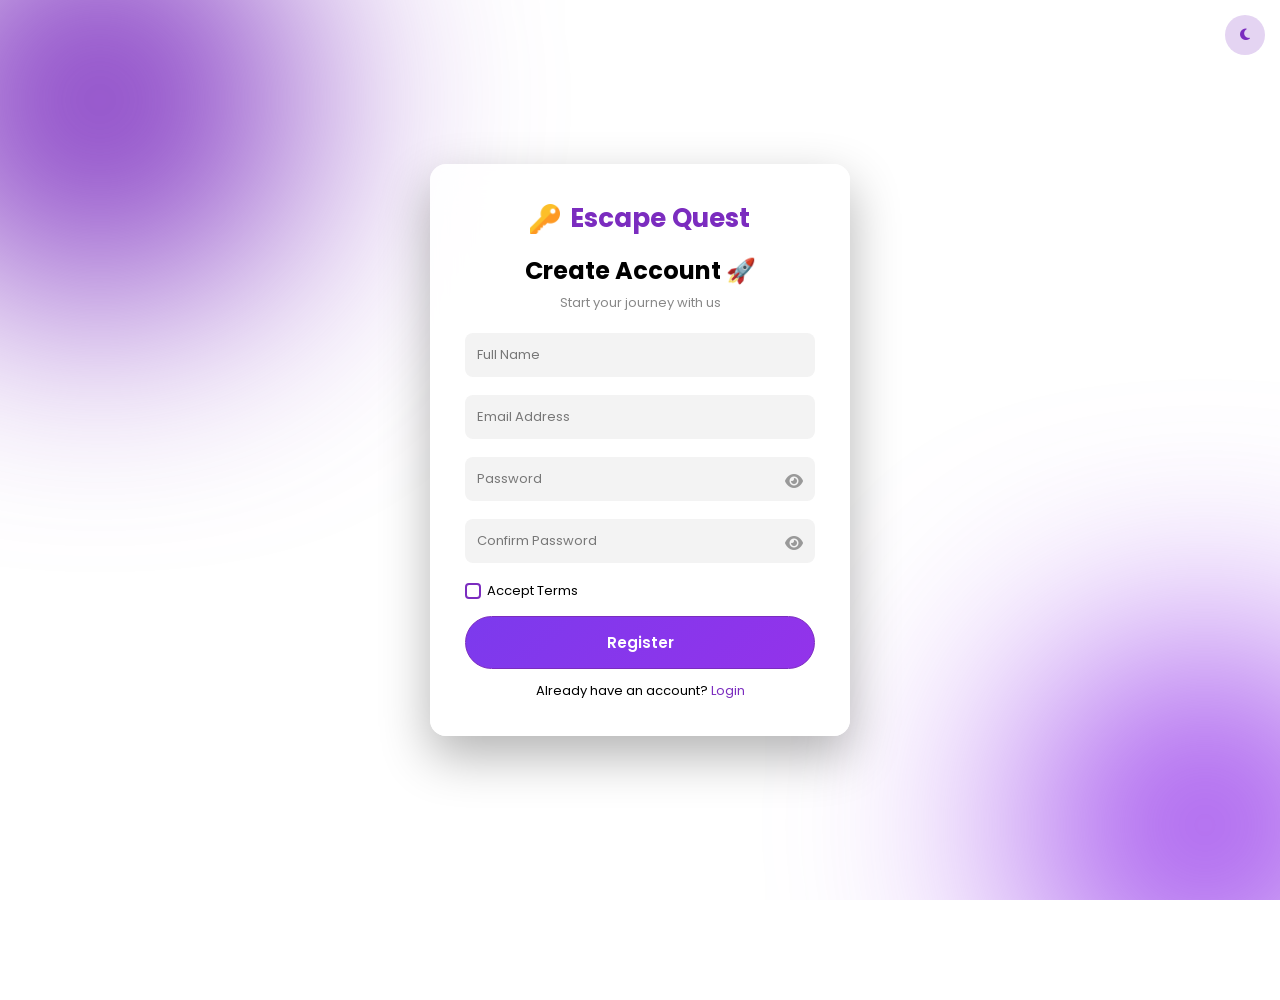
<file: signup.html>
<!DOCTYPE html>
<html lang="en">
<head>
    <meta charset="UTF-8">
    <meta name="viewport" content="width=device-width, initial-scale=1.0">
    <title>Signup</title>
     <link rel="stylesheet" href="signup.css">
 <link rel="icon" type="image/png" href="../Images/logo.png">
<link rel="stylesheet"
href="https://cdnjs.cloudflare.com/ajax/libs/font-awesome/6.5.1/css/all.min.css">
</head>
<body>
<button id="modeBtn" class="mode-toggle">
<i class="fa fa-moon"></i>
</button>

<div class="login-card">

<div class="success-box" id="successBox">
✔ Account Created
</div>


<a href="index.html" class="logo-text">
<img src="../Images/logo.png" class="logo-img">
Escape Quest
</a>

<h2>Create Account 🚀</h2>
<p class="subtitle">Start your journey with us</p>

<form>


<div class="input-group">
<input type="text" id="name" required>
<label>Full Name</label>
</div>


<div class="input-group">
<input type="email" id="email" required>
<label>Email Address</label>
</div>


<div class="input-group password-group">
<input type="password" id="password" required>
<label>Password</label>
<span class="eye-icon" onclick="togglePassword('password')">
<i class="fa fa-eye"></i>
</span>
</div>


<div class="input-group password-group">
<input type="password" id="confirmPassword" required>
<label>Confirm Password</label>
<span class="eye-icon" onclick="togglePassword('confirmPassword')">
<i class="fa fa-eye"></i>
</span>
</div>


<div class="options">
<label class="remember">
<input type="checkbox" id="terms">
<span class="checkmark"></span>
Accept Terms
</label>
</div>


<button class="login-btn" id="registerBtn">
<span class="btn-text">Register</span>
<span class="loader"></span>
</button>

</form>

<div class="signup-link">
Already have an account? <a href="login.html">Login</a>
</div>

</div>
<script>
    const registerBtn = document.getElementById("registerBtn");
const successBox = document.getElementById("successBox");

const nameField = document.getElementById("name");
const email = document.getElementById("email");
const password = document.getElementById("password");
const confirmPassword = document.getElementById("confirmPassword");
const terms = document.getElementById("terms");


registerBtn.onclick = (e) => {
e.preventDefault();

let valid = true;


if(nameField.value.trim() === ""){
nameField.classList.add("shake");
valid = false;
}

if(email.value.trim() === ""){
email.classList.add("shake");
valid = false;
}

if(password.value.trim() === ""){
password.classList.add("shake");
valid = false;
}

if(confirmPassword.value.trim() === ""){
confirmPassword.classList.add("shake");
valid = false;
}


if(password.value !== confirmPassword.value){
password.classList.add("shake");
confirmPassword.classList.add("shake");
valid = false;
}


if(!terms.checked){
alert("Please accept terms");
valid = false;
}

setTimeout(()=>{
[nameField,email,password,confirmPassword].forEach(i=>i.classList.remove("shake"));
},400);

if(!valid) return;


registerBtn.classList.add("loading");

setTimeout(()=>{

registerBtn.classList.remove("loading");


successBox.classList.add("show");


setTimeout(()=>{
window.location.href="login.html";
},1500);

},2000);

};


function togglePassword(id){
const input = document.getElementById(id);
const icon = input.parentElement.querySelector("i");

if(input.type === "password"){
input.type = "text";
icon.classList.replace("fa-eye","fa-eye-slash");
}else{
input.type = "password";
icon.classList.replace("fa-eye-slash","fa-eye");
}
}


const modeBtn = document.getElementById("modeBtn");
const icon = modeBtn.querySelector("i");

modeBtn.onclick = () => {
document.body.classList.toggle("dark");
icon.classList.toggle("fa-moon");
icon.classList.toggle("fa-sun");
};
</script>

</body>
</html>
</file>
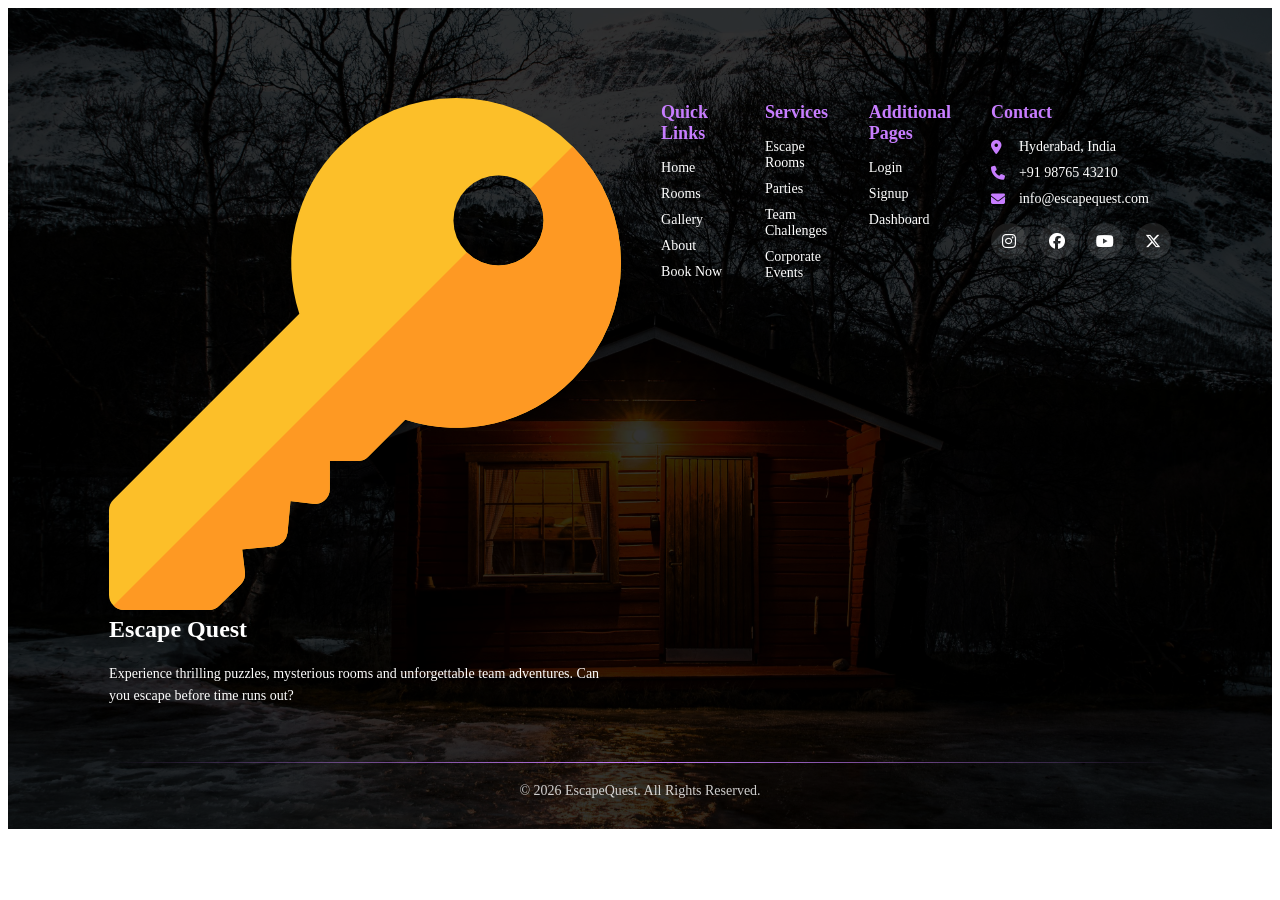
<file: components/footer.html>
<!DOCTYPE html>
<html lang="en">
<head>
    <meta charset="UTF-8">
    <meta name="viewport" content="width=device-width, initial-scale=1.0">
    <title>Footer</title>
    <link rel="stylesheet" href="../css/footer.css">

<link rel="stylesheet"
href="https://cdnjs.cloudflare.com/ajax/libs/font-awesome/6.5.1/css/all.min.css">
</head>
<body>
<footer class="escape-footer">

<div class="escape-footer-overlay">

<div class="escape-footer-container">

<!-- 1. LOGO -->
<div class="escape-footer-col">
<h2 class="logo-text">
  <img src="../Images/logo.png" alt="Escape Quest Logo" class="logo-img">
  Escape Quest
</h2>
<p>
Experience thrilling puzzles, mysterious rooms and unforgettable team adventures.
Can you escape before time runs out?
</p>
</div>

<!-- 2. QUICK LINKS -->
<div class="escape-footer-col">
<h4 class="footer-heading">Quick Links</h4>
<ul>
<li><a href="index.html"> Home</a></li>
<li><a href="index.html#party"> Rooms</a></li>
<li><a href="index.html#gallery"> Gallery</a></li>
<li><a href="About.us"> About</a></li>
<li><a href="contact.html"> Book Now</a></li>
</ul>
</div>

<!-- 3. SERVICES -->
<div class="escape-footer-col">
<h4 class="footer-heading">Services</h4>
<ul>
<li><a href="index.html#party"> Escape Rooms</a></li>
<li></i><a href="servicedetails.html#rooms">Parties</a></li>
<li><a href="servicedetails.html#challenges">Team Challenges</a></li>
<li><a href="servicedetails.html#events">Corporate Events</a></li>
</ul>
</div>

<!-- 4. ADDITIONAL PAGES -->
<div class="escape-footer-col">
<h4 class="footer-heading">Additional Pages</h4>
<ul>
<li><a href="login.html"> Login</a></li>
<li><a href="signup.html"> Signup</a></li>
<li></i><a href="dashboard.html"> Dashboard</a></li>

</ul>
</div>

<div class="escape-footer-col">
<h4 class="footer-heading">Contact</h4>

<ul class="contact-list">
<li><i class="fa fa-location-dot"></i> Hyderabad, India</li>
<li><i class="fa fa-phone"></i> +91 98765 43210</li>
<li><i class="fa fa-envelope"></i> info@escapequest.com</li>
</ul>

<div class="escape-footer-social">
<a><i class="fa-brands fa-instagram"></i></a>
<a><i class="fa-brands fa-facebook"></i></a>
<a><i class="fa-brands fa-youtube"></i></a>
<a><i class="fa-brands fa-x-twitter"></i></a>
</div>

</div>

</div>

<div class="escape-footer-divider"></div>

<div class="escape-footer-copy">
© 2026 EscapeQuest. All Rights Reserved.
</div>

</div>
</footer>
<script src="../js/components.js"></script>
</body>
</html>
</file>
<file: index.css>
:root{
--text-color:#ffffff;
--bg-overlay:rgba(0,0,0,0.65);
--hero-bg:linear-gradient(135deg,hsl(268, 42%, 17%),#3a3a3a); 
--adventure-bg:#121212;  
--adventure-text:#f1f1f1;
--overlay:rgba(91, 69, 128, 0.15);
--bg:#0b0b0b;
--text:#ffffff;
--card-bg:#141418;
--review-bg:rgba(255,255,255,0.08);
--number-color:#7c3aed;
--hover-number:#9333ea;
 --hiw-bg:#0b0b0b;
  --hiw-text:#f1f1f1;
  --hiw-card:#1e1e1e;
    --hiw-primary:#7c3aed;
  --hiw-secondary:#9333ea;
  --why-bg:#121212;
--why-text:#f1f1f1;
--why-primary:#7c3aed;
--why-glow:#9333ea;
--gallery-bg:#121212;
--gallery-text:#f1f1f1;
--gallery-btn-bg:#2a2a2a;
--gallery-btn-text:#e0d4ff;
--gallery-primary:#7c3aed;
background:var(--escape-light);
color:var(--escape-text-light);
transition:0.4s;
}
 
 
 
body{
 background:#0b0b0b;
color:#fff;
overflow-x: hidden;
}
 
 
 
body.light{
--text-color:#000000;
--bg-overlay:rgba(255,255,255,0.65);
--hero-bg:linear-gradient(135deg,#7c3aed,#ffffff); 
--adventure-bg:#f7f4ff;         
--adventure-text:#222;     
--overlay:rgba(124,58,237,0.08);
--bg:#ffffff;
--text:#0b0b0b;
--card-bg:#ffffff;
--review-bg:rgba(0,0,0,0.06);
--header-bg:var(--light-header);
--nav-color:#000000;
--number-color:#7c3aed;
--hover-number:#9333ea;
  --hiw-bg:#f8f7ff;
  --hiw-text:#222;
  --hiw-card:#ffffff;
    --hiw-primary:#7c3aed;
  --hiw-secondary:#9333ea;
  --why-bg:#f6f2ff;
--why-text:#222;
--why-primary:#7c3aed;
--why-glow:#9333ea;
--gallery-bg:#f7f4ff;
--gallery-primary:#7c3aed;
--gallery-text:#222;
--gallery-btn-bg:#ece6ff;
--gallery-btn-text:#9333ea;
--escape-purple:#7b2cbf;
--escape-purple-light:#9d4edd;
--escape-dark:#0f0f18;
--escape-light:#f8f7ff;
--escape-text-dark:#ffffff;
--escape-text-light:#1c1c1c;

}
 



.hero{
position:relative;
height:100vh;
display:flex;
align-items:center;
justify-content:center;
text-align:center;
overflow:hidden;
padding:310px 0px 250px;
}


.hero-image{
position:absolute;
top:0;
left:0;
width:100%;
height:100%;
background-image:url("Images/escape-room.jpg");
background-position:center;
background-size:cover;
background-repeat:no-repeat;
z-index:1;
}

.hero-overlay{
position:absolute;
top:0;
left:0;
width:100%;
height:100%;
background:var(--bg-overlay);
z-index:2;
}

.hero-content{
position:relative;
z-index:3;
max-width:850px;
padding:20px;
color:var(--text-color);
animation:fadeUp 1s ease;
}
.hero-title{
font-size:58px;
font-weight:800;
margin-bottom:20px;
}

.hero-title span{
background:linear-gradient(135deg,#7c3aed,#9333ea);
-webkit-background-clip:text;
background-clip: text;
color:transparent;
}

.hero-text{
font-size:18px;
line-height:1.7;
margin-bottom:35px;
}


.hero-buttons{
display:flex;
justify-content:center;
gap:20px;
flex-wrap:wrap;
}

.hero-btn{
padding:14px 32px;
border-radius:40px;
font-weight:600;
text-decoration:none;
transition:0.3s;
}



.primary-btn{
background:linear-gradient(135deg,#7c3aed,#9333ea);
color:#fff;
}

.primary-btn:hover{
transform:translateY(-3px);
box-shadow:0 8px 25px rgba(124,58,237,0.5);

}
.secondary-btn{
border:2px solid #7c3aed;
color:var(--text-color);
}

.secondary-btn:hover{
background:linear-gradient(135deg,#7c3aed,#9333ea);
color:#fff;
}


.scroll-indicator{
position:absolute;
bottom:30px;
left:50%;
transform:translateX(-50%);
cursor:pointer;
z-index:4;
}

.scroll-indicator span{
display:block;
width:25px;
height:40px;
border:2px solid #fff;
border-radius:20px;
position:relative;
}

.scroll-indicator span::before{
content:"";
position:absolute;
top:8px;
left:50%;
width:5px;
height:5px;
background:#fff;
border-radius:50%;
transform:translateX(-50%);
animation:scrollMove 2s infinite;
}
@keyframes fadeUp{
from{
opacity:0;
transform:translateY(40px);
}
to{
opacity:1;
transform:translateY(0);
}
}

@keyframes scrollMove{
0%{opacity:0;transform:translate(-50%,0);}
50%{opacity:1;}
100%{opacity:0;transform:translate(-50%,15px);}
}

@media (max-width:639px){
  .hero{
    height:100vh;
  }

.hero-content{
padding-top:5px;     
padding-bottom:5px; 
}

.hero-title{
font-size:32px;
margin-bottom:10px;  
}

.hero-text{
font-size:15px;
margin-bottom:15px; 
}

.hero-buttons{
margin-bottom:5px; 
}

}



@media(min-width:640px) and (max-width:1023px){
.hero{
  height:100vh;
}
.hero-title{
font-size:42px;
}

.hero-text{
font-size:16px;
}

}


@media(min-width:1024px) and (max-width:1279px){

.hero-title{
font-size:50px;
}

}


@media(min-width:1280px){

.hero-title{
font-size:64px;
}

.hero-text{
font-size:20px;
}

}

.private-adventure{
padding:100px 10% 50px 10%;
position:relative;
color:var(--adventure-text);
background:var(--adventure-bg);
overflow:hidden;
}


.private-adventure::before{
content:"";
position:absolute;
top:0;
left:0;
width:100%;
height:100%;
background:var(--adventure-overlay);
z-index:0;
}

.section-heading{
text-align:center;
font-size:42px;
font-weight:800;
margin-bottom:50px;
letter-spacing:2px;

background:linear-gradient(135deg,#7c3aed,#9333ea);
-webkit-background-clip:text;
background-clip:text;
color:transparent;
}



.adventure-container{
position:relative;
z-index:1;
display:grid;
grid-template-columns:1fr 1fr;
gap:60px;
align-items:center;
}


.adventure-title{
font-size:52px;
font-weight:800;
margin-bottom:30px;
line-height:1.1;
text-transform:uppercase;
}

.adventure-title span{
background:linear-gradient(135deg,#7c3aed,#9333ea);
-webkit-background-clip:text;
background-clip:text;
color:transparent;
}

.adventure-image img{
width:100%;
border-radius:8px;
display:block;
transition:0.4s ease;
}

.adventure-image img:hover{
transform:scale(1.05);
box-shadow:0 15px 40px rgba(124,58,237,0.6);
}

.adventure-right{
display:flex;
flex-direction:column;
gap:35px;
}

.adventure-item{
display:flex;
gap:20px;
align-items:flex-start;
}

.number{
font-size:40px;
font-weight:800;
background:linear-gradient(135deg,#7c3aed,#9333ea);
-webkit-background-clip:text;
background-clip:text;
color:transparent;
min-width:40px;
}
.adventure-item p{
font-size:18px;
line-height:1.7;
max-width:500px;
color:var(--adventure-text);
}

.adventure-item:hover .number{
background:linear-gradient(135deg,#7c5ab6,#750bd8);
-webkit-background-clip:text;
background-clip:text;
color:transparent;
transform:scale(1.1);
transition:0.3s;
}

@media (max-width:639px){

.private-adventure{
padding:50px 20px;
}

.section-heading{
font-size:28px;
margin-bottom:30px;
letter-spacing:1px;
}

.adventure-container{
grid-template-columns:1fr;
gap:35px;
}

.adventure-image img{
border-radius:6px;
}

.adventure-right{
gap:25px;
}

.adventure-item{
gap:12px;
}

.number{
font-size:26px;
min-width:28px;
}

.adventure-item p{
font-size:15px;
line-height:1.6;
max-width:100%;
}

}

@media (min-width:640px) and (max-width:1023px){

.private-adventure{
padding:60px 6%;
}

.section-heading{
font-size:34px;
margin-bottom:40px;
}

.adventure-container{
grid-template-columns:1fr;
gap:45px;
}

.adventure-image img{
max-width:80%;
margin:auto;
display:block;
}

.adventure-item{
gap:18px;
}

.number{
font-size:32px;
}

.adventure-item p{
font-size:16px;
}

}

@media (min-width:1024px) and (max-width:1279px){

.private-adventure{
padding:70px 8%;
}

.section-heading{
font-size:38px;
}

.adventure-container{
grid-template-columns:1fr 1fr;
gap:50px;
}

.number{
font-size:36px;
}

.adventure-item p{
font-size:17px;
}

}

@media (min-width:1280px){

.private-adventure{
padding:80px 10%;
}

.section-heading{
font-size:42px;
}

.adventure-container{
grid-template-columns:1fr 1fr;
gap:60px;
}

.number{
font-size:40px;
}

.adventure-item p{
font-size:18px;
}

}

body{
margin:0;
font-family:Arial, sans-serif;
background:var(--adventure-bg);
color:var(--text);
}


.escape-rooms{
padding:50px 10%;
}

.rooms-heading{
text-align:center;
font-size:42px;
font-weight:800;
margin-bottom:50px;
letter-spacing:2px;

background:linear-gradient(135deg,#7c3aed,#9333ea);
-webkit-background-clip:text;
background-clip:text;
color:transparent;
}


.escape-row{
display:flex;
align-items:center;
justify-content:space-between;
gap:50px;
margin-bottom:80px;
}

.escape-row.reverse{
flex-direction:row-reverse;
}


.room-card{
display:flex;
width:600px;
background:var(--card-bg);
border-radius:15px;
overflow:hidden;
box-shadow:0 0 25px rgba(124,58,237,0.6);
transition:0.4s;
}

.room-card:hover{
transform:translateY(-6px);
box-shadow:0 15px 40px rgba(124,58,237,0.8);
}

.room-image img{
width:260px;
height:100%;
object-fit:cover;
}

.room-content{
padding:25px;
}

.room-content h3{
font-size:26px;
}

.room-content span{
background:linear-gradient(135deg,#7c3aed,#9333ea);
-webkit-background-clip:text;
background-clip:text;
color:transparent;
}


.room-content ul{
list-style:none;
padding:0;
margin-bottom:10px;
}

.room-content li{
margin-bottom:6px;
}

.book-btn{
  margin-top: 15px;
padding:14px 32px;
border:1px solid #7c3aed;
border-radius:40px;
font-weight:600;
text-decoration:none;
transition:0.3s;
background:linear-gradient(135deg,#7c3aed,#9333ea);
color:#fff;
}

.book-btn:hover{
transform:translateY(-3px);
box-shadow:0 8px 25px rgba(124,58,237,0.5);
}

.escape-testimonial{
width:350px;
text-align:center;
}

.review-card{
padding:20px;
border-radius:15px;
background:var(--review-bg);
backdrop-filter:blur(10px);
box-shadow:0 0 25px rgba(124,58,237,0.4);
margin-bottom:30px;
min-height:120px;
position:relative;
overflow:hidden;
}

.review{
position:absolute;
width:100%;
opacity:0;
transition:opacity .5s;
}

.review.active{
opacity:1;
position:relative;
}

.stars{
color:#9333ea;
margin:5px 0;
}


.customer-count h2{
font-size:42px;
margin:0;
color:#7c3aed;
}

.customer-count p{
color:#9333ea;
}


.testimonial-dots{
display:flex;
justify-content:center;
gap:8px;
margin-top:15px;
}

.dot{
width:10px;
height:10px;
border-radius:50%;
background:#c4b5fd;
cursor:pointer;
transition:0.3s;
}

.dot.active{
background:#7c3aed;
transform:scale(1.3);
}



.review{
position:absolute;
width:100%;
opacity:0;
transition:opacity .5s;
}

.review.active{
opacity:1;
position:relative;
}

@media (max-width:639px){

.escape-rooms{
padding:40px 20px;
}

.rooms-heading{
font-size:28px;
margin-bottom:40px;
}

.escape-row{
flex-direction:column;
gap:30px;
margin-bottom:50px;
}

.escape-row.reverse{
flex-direction:column;
}



.escape-testimonial{
width:100%;
}

.review-card{
min-height:140px;
}



.room-card{
flex-direction:column;
width:100%;
}

.room-image img{
width:100%;
height:220px;
}

.room-content{
padding:20px;
}

.room-content h3{
font-size:20px;
}

.room-content li{
font-size:14px;
}

.book-btn{
width:100%;
text-align:center;
}

.customer-count h2{
font-size:32px;
}

}


@media (min-width:640px) and (max-width:1023px){

.escape-rooms{
padding:50px 6%;
}

.rooms-heading{
font-size:34px;
}



.escape-row{
flex-direction:column;
gap:40px;
}

.escape-row.reverse{
flex-direction:column;
}

.escape-testimonial{
width:80%;
margin:auto;
}

.room-card{
width:90%;
margin:auto;
}

.room-image img{
width:240px;
}

.room-content h3{
font-size:24px;
}

.customer-count h2{
font-size:36px;
}

}

@media (min-width:1024px) and (max-width:1279px){

.escape-rooms{
padding:60px 8%;
}

.rooms-heading{
font-size:38px;
}

.escape-row{
gap:40px;
}

.room-card{
width:520px;
}

.room-image img{
width:230px;
}

.escape-testimonial{
width:320px;
}

}
@media (min-width:1280px){

.escape-rooms{
padding:70px 10%;
}

.rooms-heading{
font-size:42px;
}

.escape-row{
gap:60px;
}

.room-card{
width:600px;
}

.escape-testimonial{
width:350px;
}

.customer-count h2{
font-size:42px;
}

}

.how-it-works{
  padding:0px 8% 50px 8%;
  background:var(--adventure-bg);
  text-align:center;
}

.section-title{
  text-align:center;
font-size:42px;
font-weight:800;
margin-bottom:50px;
letter-spacing:2px;

background:linear-gradient(135deg,#7c3aed,#9333ea);
-webkit-background-clip:text;
background-clip:text;
color:transparent;
}

.section-subtitle{
  margin-top:10px;
  color:var(--hiw-text);
  opacity:0.8;
}

.steps-container{
  margin-top:50px;
  display:grid;
  grid-template-columns:repeat(auto-fit,minmax(220px,1fr));
  gap:30px;
}

.step-card{
  background:var(--hiw-card);
  padding:35px 25px;
  border-radius:14px;
  box-shadow:0 10px 25px rgba(0,0,0,0.08);
  position:relative;
  transition:all 0.3s ease;
}

.step-card:hover{
  transform:translateY(-10px);
  box-shadow:0 15px 35px rgba(123,44,191,0.3);
}
.step-number{
  position:absolute;
  top:-15px;
  left:20px;
  background:linear-gradient(135deg,var(--hiw-primary),var(--hiw-secondary));
  color:#fff;
  width:35px;
  height:35px;
  border-radius:50%;
  display:flex;
  align-items:center;
  justify-content:center;
  font-weight:bold;
}
.step-icon{
  font-size:38px;
  color:var(--hiw-primary);
  margin-bottom:15px;
}
.step-card h3{
  margin-bottom:10px;
  color:var(--hiw-text);
}

.step-card p{
  font-size:14px;
  color:var(--hiw-text);
  opacity:0.8;
}

@media (max-width:639px){

.how-it-works{
  padding:0px 6% 30px 6%;
}

.section-title{
  font-size:26px;
}

.section-subtitle{
  font-size:14px;
}

.steps-container{
  grid-template-columns:1fr;
  gap:20px;
  margin-top:35px;
}

.step-card{
  padding:25px 18px;
}

.step-icon{
  font-size:32px;
}

.step-card h3{
  font-size:18px;
}

.step-card p{
  font-size:13px;
}

}


@media (min-width:640px) and (max-width:1023px){

.how-it-works{
  padding:0px 7% 35px 7%;
}

.section-title{
  font-size:30px;
}

.section-subtitle{
  font-size:15px;
}

.steps-container{
  grid-template-columns:repeat(2,1fr);
  gap:25px;
}

.step-card{
  padding:30px 20px;
}

.step-icon{
  font-size:34px;
}

}

@media (min-width:1024px) and (max-width:1279px){

.how-it-works{
  padding:0px 8% 40px 8%;
}

.section-title{
  font-size:34px;
}

.steps-container{
  grid-template-columns:repeat(4,1fr);
  gap:30px;
}

.step-card{
  padding:35px 25px;
}

}


@media (min-width:1280px){

.how-it-works{
  padding:0px 10% 50px 10%;
}

.section-title{
  font-size:38px;
}

.steps-container{
  grid-template-columns:repeat(4,1fr);
  gap:35px;
}

.step-card{
  padding:40px 28px;
}

.step-icon{
  font-size:40px;
}

.step-card h3{
  font-size:20px;
}

.step-card p{
  font-size:15px;
}

}

.why-choose{
padding:50px 8%;
background:var(--adventure-bg);
}

.why-heading{
text-align:center;
font-size:42px;
font-weight:800;
margin-bottom:50px;
letter-spacing:2px;

background:linear-gradient(135deg,#7c3aed,#9333ea);
-webkit-background-clip:text;
background-clip:text;
color:transparent;
}


.timeline{
position:relative;
max-width:1000px;
margin:auto;
}

.timeline::after{
content:'';
position:absolute;
width:4px;
background:linear-gradient(var(--why-primary),var(--why-glow));
top:0;
bottom:0;
left:50%;
margin-left:-2px;
}

.timeline-item{
padding:20px 40px;
position:relative;
width:50%;
}

.timeline-item::after{
content:'';
position:absolute;
width:18px;
height:18px;
right:-9px;
background:var(--why-primary);
border-radius:50%;
top:30px;
box-shadow:0 0 10px var(--why-glow);
}


.left{
left:0;
text-align:right;
}


.right{
left:50%;
}

.right::after{
left:-9px;
}
.timeline-content{
padding:20px 25px;
background:rgba(123,44,191,0.08);
border-radius:10px;
transition:0.3s;
}

.timeline-content:hover{
background:rgba(123,44,191,0.15);
transform:scale(1.05);
}

.timeline-content h3{
color:var(--why-primary);
margin-bottom:8px;
}

.timeline-content p{
color:var(--why-text);
font-size:14px;
line-height:1.6;
}
@media (max-width:639px){

.why-choose{
padding:30px 6%;
}

.why-heading{
font-size:26px;
margin-bottom:40px;
}

.timeline::after{
left:20px;
}

.timeline-item{
width:100%;
padding-left:55px;
padding-right:20px;
margin-bottom:30px;
}
.timeline-item::after{
left:11px;
right:auto;
}
.left,
.right{
left:0;
text-align:left;
}

.timeline-content{
padding:16px 18px;
}

.timeline-content h3{
font-size:18px;
}

.timeline-content p{
font-size:13px;
}

}
@media (min-width:640px) and (max-width:1023px){

.why-choose{
padding:35px 7%;
}

.why-heading{
font-size:30px;
}

.timeline{
max-width:750px;
}

.timeline-item{
padding:20px 30px;
}

.timeline-content h3{
font-size:19px;
}

.timeline-content p{
font-size:14px;
}

}


@media (min-width:1024px) and (max-width:1279px){

.why-choose{
padding:40px 8%;
}

.why-heading{
font-size:34px;
}

.timeline{
max-width:950px;
}

.timeline-content{
padding:20px 22px;
}

}

@media (min-width:1280px){

.why-choose{
padding:50px 10%;
}

.why-heading{
font-size:38px;
}

.timeline{
max-width:1100px;
}

.timeline-content{
padding:22px 26px;
}

.timeline-content h3{
font-size:21px;
}

.timeline-content p{
font-size:15px;
}

}

.escape-gallery{
padding:100px 8% 50px;  
background:var(--adventure-bg);
text-align:center;
}

.gallery-heading{
text-align:center;
font-size:42px;
font-weight:800;
margin-bottom:50px;
letter-spacing:2px;

background:linear-gradient(135deg,#7c3aed,#9333ea);
-webkit-background-clip:text;
background-clip:text;
color:transparent;
}
.gallery-desc{
margin-top:6px;
color:var(--gallery-text);
opacity:0.85;
}

.gallery-filter{
margin-top:15px;  
}
.g-btn{
padding:10px 22px;
margin:6px;
border:none;
border-radius:25px;
background:var(--gallery-btn-bg);
color:var(--gallery-btn-text);
cursor:pointer;
transition:0.3s;
font-weight:500;
}

.g-btn:hover{
background:var(--gallery-primary);
color:white;
}

.g-btn.active{
background:var(--gallery-primary);
color:white;
}

.gallery-grid{
margin-top:20px;
display:grid;
grid-template-columns:repeat(3, 1fr); 
gap:18px;
perspective:1000px;
}


.gallery-grid.filter-view{
grid-template-columns:repeat(2, 1fr); 
}

.gallery-item{
position:relative;
overflow:hidden;
border-radius:12px;
cursor:pointer;
transform-style:preserve-3d;
transition:transform 0.4s ease, opacity 0.4s ease;
aspect-ratio: 4/3; 
}


.gallery-item img{
width:100%;
height:100%;
object-fit:cover; 
display:block;
transition:transform 0.5s;
}

.gallery-item{
opacity:0;
transform:translateY(30px);
animation:fadeUp 0.7s forwards;
}

@keyframes fadeUp{
to{
opacity:1;
transform:translateY(0);
}
}

.gallery-item:hover{
transform:rotateX(5deg) rotateY(-5deg) scale(1.03);
}

.gallery-item:hover img{
transform:scale(1.1);
}
.overlay{
position:absolute;
top:0;
left:0;
width:100%;
height:100%;
background:rgba(123,44,191,0.35);
display:flex;
align-items:center;
justify-content:center;
opacity:0;
transition:0.3s;
}

.overlay i{
font-size:30px;
color:white;
}

.gallery-item:hover .overlay{
opacity:1;
}


.gallery-item::before{
content:"";
position:absolute;
inset:0;

border-radius:12px;
border:2px solid transparent;
background:linear-gradient(135deg,#7b2cbf,#9d4edd) border-box;

-webkit-mask:
linear-gradient(#fff 0 0) padding-box,
linear-gradient(#fff 0 0);
mask:linear-gradient(#fff 0 0) padding-box,
linear-gradient(#fff 0 0);

-webkit-mask-composite:xor;
mask-composite:exclude;

opacity:0;
transition:opacity 0.3s ease;

pointer-events:none;
}

.gallery-item:hover::before{
opacity:1;
}


.gallery-lightbox{
position:fixed;
top:0;
left:0;
width:100%;
height:100%;
background:rgba(0,0,0,0.9);
display:none;
align-items:center;
justify-content:center;
z-index:1000;
}

.lightbox-img{
max-width:85%;
max-height:85%;
border-radius:10px;
}

.lightbox-close{
position:absolute;
top:25px;
right:40px;
font-size:40px;
color:white;
cursor:pointer;
}
@media (max-width:639px){

.escape-gallery{
padding:18px 16px;
}

.gallery-heading{
font-size:26px;
}

.gallery-desc{
font-size:14px;
}

.gallery-filter{
display:flex;
flex-wrap:wrap;
justify-content:center;
gap:6px;
}

.g-btn{
padding:8px 14px;
font-size:13px;
}

.gallery-grid{
grid-template-columns:1fr;
gap:14px;
}

.gallery-grid.filter-view{
grid-template-columns:1fr;
}

.overlay i{
font-size:24px;
}

.lightbox-img{
max-width:92%;
max-height:80%;
}

}

@media (min-width:640px) and (max-width:1023px){

.escape-gallery{
padding:20px 6%;
}

.gallery-heading{
font-size:32px;
}

.gallery-desc{
font-size:15px;
}

.gallery-grid{
grid-template-columns:repeat(2,1fr);
gap:16px;
}

.gallery-grid.filter-view{
grid-template-columns:repeat(2,1fr);
}

.g-btn{
font-size:14px;
padding:9px 18px;
}

}

@media (min-width:1024px) and (max-width:1279px){

.escape-gallery{
padding:22px 8%;
}

.gallery-heading{
font-size:36px;
}

.gallery-grid{
grid-template-columns:repeat(3,1fr);
gap:18px;
}
.gallery-grid.filter-view{
grid-template-columns:repeat(2,1fr);
}

}

@media (min-width:1280px){

.escape-gallery{
padding:24px 10%;
}

.gallery-heading{
font-size:40px;
}

.gallery-grid{
grid-template-columns:repeat(4,1fr);
gap:20px;
}

.gallery-grid.filter-view{
grid-template-columns:repeat(2,1fr);
}

}

.escape-booking-section{
padding:50px 8% 100px 8%;
text-align:center;
background: var(--adventure-bg);;
}


.escape-booking-title{
font-size:40px;
font-weight:700;
background:linear-gradient(135deg,#7b2cbf,#9d4edd);
-webkit-background-clip:text;
background-clip: text;
-webkit-text-fill-color:transparent;
margin-bottom:10px;
}

.escape-booking-sub{
margin-top:10px;
opacity:0.8;
}


.escape-booking-container{
margin-top:40px;
display:flex;
justify-content:center;
}


.escape-booking-form{
background:rgba(255,255,255,0.06);
padding:40px;
border-radius:18px;
width:360px;
backdrop-filter:blur(10px);
border:1px solid rgba(157,78,221,0.3);
box-shadow:0 10px 40px rgba(123,44,191,0.25);
}

.escape-booking-group{
text-align:left;
margin-bottom:18px;
}

.escape-booking-group label{
display:block;
margin-bottom:6px;
font-size:14px;
font-weight:500;
}

.escape-booking-group select{
background:#ffffff;
color:#1c1c1c;
}
.escape-booking-group select option{
color:#1c1c1c;
background:#ffffff;
}
.escape-dark-mode .escape-booking-group select{
background:#1a1a25;
color:#ffffff;
}

.escape-dark-mode .escape-booking-group select option{
background:#1a1a25;
color:#ffffff;
}

.escape-booking-group input,
.escape-booking-group select{
width:100%;
padding:10px;
border-radius:8px;
border:1px solid rgba(157,78,221,0.4);
background:transparent;
color:inherit;
outline:none;
transition:0.3s;
}

.escape-booking-group input:focus,
.escape-booking-group select:focus{
border-color:var(--escape-purple-light);
box-shadow:0 0 10px rgba(157,78,221,0.5);
}

.escape-booking-btn{
margin-top:15px;
width:100%;
padding:14px;
border:none;
border-radius:30px;
background:linear-gradient(135deg,#7b2cbf,#9d4edd);
color:white;
font-size:16px;
font-weight:600;
cursor:pointer;
transition:0.3s;
}

.escape-booking-btn:hover{
transform:translateY(-3px);
box-shadow:0 8px 25px rgba(124,58,237,0.5);
}

.escape-booking-success{
margin-top:25px;
font-size:18px;
color:var(--escape-purple-light);
display:none;
font-weight:600;
}

@media (max-width:639px){

.escape-booking-section{
padding:50px 20px 30px 20px;
}

.escape-booking-title{
font-size:28px;
}

.escape-booking-sub{
font-size:14px;
}

.escape-booking-form{
width:100%;
padding:25px;
}

.escape-booking-group input,
.escape-booking-group select{
font-size:14px;
padding:9px;
}

.escape-booking-btn{
font-size:14px;
padding:12px;
}

}
@media (min-width:640px) and (max-width:1023px){

.escape-booking-section{
padding:70px 6% 40px 6%;
}

.escape-booking-title{
font-size:34px;
}

.escape-booking-form{
width:420px;
padding:35px;
}

.escape-booking-btn{
font-size:15px;
}

}

@media (min-width:1024px) and (max-width:1279px){

.escape-booking-section{
padding:80px 8% 50px 8%;
}

.escape-booking-title{
font-size:38px;
}

.escape-booking-form{
width:420px;
}

}

@media (min-width:1280px){

.escape-booking-section{
padding:100px 10% 60px 10%;
}

.escape-booking-title{
font-size:42px;
}

.escape-booking-form{
width:450px;
padding:45px;
}

.escape-booking-btn{
font-size:17px;
}

}


.escape-footer{
position:relative;
background-image:url("Images/footer-bg.jpg");
background-size:cover;
background-position:center;
color:var(--footer-text);
}

.escape-footer-overlay{
background:var(--footer-overlay);
padding:70px 8% 30px;
}


.escape-footer-container{
display:grid;
grid-template-columns:repeat(auto-fit,minmax(220px,1fr));
gap:40px;
}


.escape-footer-logo{
font-size:28px;
font-weight:700;
color:var(--footer-logo);
margin-bottom:12px;
}


.escape-footer-col h4{
margin-bottom:15px;
font-size:18px;
color:var(--footer-heading);
}


.escape-footer-col ul{
list-style:none;
padding:0;
}

.escape-footer-col ul li{
margin-bottom:10px;
font-size:14px;
}

.escape-footer-col ul li a{
color:var(--footer-link);
text-decoration:none;
transition:0.3s;
}

.escape-footer-col ul li a:hover{
color:var(--footer-link-hover);
padding-left:4px;
}


.escape-footer-social{
display:flex;
gap:15px;
margin-top:10px;
}

.escape-footer-social a{
width:38px;
height:38px;
display:flex;
align-items:center;
justify-content:center;
border-radius:50%;
background:var(--footer-social-bg);
color:var(--footer-text);
font-size:16px;
transition:0.3s;
}

.escape-footer-social a:hover{
background:var(--footer-logo);
color:white;
transform:translateY(-3px);
box-shadow:0 8px 20px rgba(157,78,221,0.4);
}

.escape-footer-divider{
margin:40px 0 20px;
height:1px;
background:linear-gradient(to right,transparent,var(--footer-divider),transparent);
}

.escape-footer-copy{
text-align:center;
font-size:14px;
opacity:0.85;
}


body.escape-light-mode .escape-footer-overlay{
background:rgba(255,255,255,0.85);
color:#222;
}

body.escape-light-mode .escape-footer-col ul li a{
color:#333;
}

body.escape-light-mode .escape-footer-col ul li a:hover{
color:#7b2cbf;
}

body.escape-light-mode .escape-footer-social a{
background:rgba(123,44,191,0.15);
color:#333;
}

body.escape-light-mode .escape-footer-divider{
background:linear-gradient(to right,transparent,#7b2cbf,transparent);
}
@media (max-width:639px){

.escape-footer-overlay{
padding:50px 20px 25px;
}

.escape-footer-container{
grid-template-columns:1fr;
gap:30px;
text-align:center;
}

.escape-footer-logo{
font-size:24px;
}

.escape-footer-col h4{
font-size:16px;
}

.escape-footer-col ul li{
font-size:13px;
}

.escape-footer-social{
justify-content:center;
}

.escape-footer-social a{
width:34px;
height:34px;
font-size:14px;
}

.escape-footer-divider{
margin:30px 0 15px;
}

.escape-footer-copy{
font-size:13px;
}


}


@media (min-width:640px) and (max-width:1023px){

.escape-footer-overlay{
padding:60px 6% 28px;
}

.escape-footer-container{
grid-template-columns:repeat(2,1fr);
gap:35px;
}

.escape-footer-logo{
font-size:26px;
}

.escape-footer-social a{
width:36px;
height:36px;
}

}

@media (min-width:1024px) and (max-width:1279px){

.escape-footer-overlay{
padding:70px 8% 30px;
}

.escape-footer-container{
grid-template-columns:repeat(4,1fr);
gap:40px;
}

.escape-footer-logo{
font-size:28px;
}

}


@media (min-width:1280px){

.escape-footer-overlay{
padding:80px 12% 35px;
}

.escape-footer-container{
grid-template-columns:repeat(4,1fr);
gap:50px;
}

.escape-footer-logo{
font-size:30px;
}

.escape-footer-copy{
font-size:15px;
}

}
</file>
<file: bdetail.css>
:root{
--text-color:#ffffff;
--bg-overlay:rgba(0,0,0,0.65);
--hero-bg:linear-gradient(135deg,#1a0f00,#000000);
--section-bg:linear-gradient(135deg,#1a0f00,#000000);
--overlay:rgba(0,0,0,0.35);
--number-color:#ffd000;
--hover-number:#ff7b00;
 
--bg:#0b0b0b;
--text:#ffffff;
--card-bg:#000000;
--review-bg:rgba(255,255,255,0.08);
 
--topbar-bg:linear-gradient(90deg,#6d28d9,#7c3aed,#9333ea);
 
--dark-header:#0b0b0b;
--light-header:#ffffff;
 
--text-dark:#ffffff;
--text-light:#000000;
}
 
 
 
body{
--header-bg:var(--dark-header);
--nav-color:#fff;
 
background:#0b0b0b;
color:#fff;
}
 
 
 
body.light{
--text-color:#000000;
--bg-overlay:rgba(255,255,255,0.65);
--hero-bg:linear-gradient(135deg,#fff7e6,#ffffff);
--section-bg:linear-gradient(135deg,#fff4e6,#ffffff);
--overlay:rgba(255,170,0,0.08);
--number-color:#ff7b00;
--hover-number:#ff4500;
 
--bg:#ffffff;
--text:#0b0b0b;
--card-bg:#ffffff;
--review-bg:rgba(0,0,0,0.08);
 
--header-bg:var(--light-header);
--nav-color:#000;
}
 
*{
margin:0;
padding:0;
box-sizing:border-box;
font-family:Arial, Helvetica, sans-serif;
}
 
 
 
.header{
 
position:fixed;
top:0;
left:0;
width:100%;
 
display:flex;
align-items:center;
justify-content:space-between;
 
padding:12px 6%;
 
background:var(--header-bg);
 
transition:0.4s;
z-index:1000;
 
}
 
 
.header.scrolled{
background:rgba(0,0,0,0.65);
backdrop-filter:blur(8px);
}
 
body.light .header.scrolled{
background:rgba(255,255,255,0.75);
}
 
 
.logo{
margin-left:-40px;
}
 
.logo h2{
display:flex;
align-items:center;
gap:8px;
font-weight:700;
color:var(--nav-color);
}
 
 
 
.logo-icon{
color:#ffd700;
font-size:20px;
}
 
 
 
.nav-links{
display:flex;
list-style:none;
gap:28px;
}
 
.nav-links li{
position:relative;
}
 
.nav-links a{
text-decoration:none;
color:var(--nav-color);
font-size:16px;
font-weight:500;
position:relative;
}
 
 
 
.nav-links a::after{
content:"";
position:absolute;
left:0;
bottom:-6px;
width:0%;
height:3px;
 
background:var(--topbar-bg);
transition:0.3s;
}
 
.nav-links a:hover::after,
.nav-links a.active::after{
width:100%;
}
 
.dropdown-menu{
 
position:absolute;
top:35px;
left:0;
 
background:var(--header-bg);
list-style:none;
 
padding:10px 0;
min-width:160px;
 
display:none;
 
border-radius:6px;
box-shadow:0 5px 12px rgba(0,0,0,0.2);
 
}
 
.dropdown-menu li{
padding:8px 18px;
}
 
.dropdown-menu a{
color:var(--nav-color);
font-size:15px;
}
 
.dropdown:hover .dropdown-menu{
display:block;
}
 
.nav-right{
display:flex;
align-items:center;
gap:16px;
}
 
 
 
.login-btn{
 
padding:10px 24px;
border:none;
border-radius:25px;
 
background:var(--topbar-bg);
color:#fff;
 
font-size:16px;
font-weight:600;
cursor:pointer;
 
transition:all 0.3s ease;
}
 
.login-btn:hover{
 
transform:translateY(-3px) scale(1.05);
box-shadow:0 8px 20px rgba(124,58,237,0.5);
background:linear-gradient(135deg,#7c3aed,#9333ea);
 
}
 
 
 
.admin-icon,
.theme-toggle{
 
width:40px;
height:40px;
padding-top: 8px;
padding-left: 8px;
display:flex;
align-items:center;
justify-content:center;
 
border-radius:50%;
border: 2px solid rgba(128, 0, 128, 0.6);
 
font-size:18px;
line-height:1;
 
background:transparent;
 
cursor:pointer;
transition:0.3s;
 
}
 
.admin-icon{
color:var(--nav-color);
}
 
.admin-icon:hover{
border-color:#7c3aed;
transform:scale(1.08);
}
 

 
.theme-toggle{
color:#ffd700;
}
 
.theme-toggle:hover{
border-color:#ffd700;
transform:scale(1.08);
}
 
 
.menu-toggle{
display:none;
font-size:24px;
cursor:pointer;
color:var(--nav-color);
}
 
@media (max-width:639px){
 
.header{
display:flex;
align-items:center;
justify-content:space-between;
padding:15px 5%;
}
 
.login-btn,
.book-btn{
display:none;
}
 
.header-right{
display:flex;
align-items:center;
gap:15px;
margin-left:auto;
}
.theme-toggle{
order:1;
font-size:18px;
cursor:pointer;
}
 
.menu-toggle{
display:block;
order:2;
font-size:22px;
cursor:pointer;
}
 
.nav-links{
position:absolute;
top:70px;
left:0;
width:100%;
 
background:var(--header-bg);
 
flex-direction:column;
display:none;
 
text-align:center;
padding:20px 0;
gap:20px;
}
 
.nav-links.active{
display:flex;
}
 
.dropdown-menu{
position:relative;
top:10px;
box-shadow:none;
}
 
.dropdown:hover .dropdown-menu{
display:none;
}
 
.dropdown.active .dropdown-menu{
display:block;
}
 
}
 
@media (min-width:640px) and (max-width:1023px){
 
.header{
padding:18px 6%;
}
 
.logo h2{
font-size:21px;
}
 
.nav-links{
gap:20px;
}
 
.nav-links a{
font-size:15px;
}
 
.book-btn{
padding:8px 20px;
font-size:15px;
}
 
}
 
 
@media (min-width:1024px) and (max-width:1279px){
 
.header{
padding:20px 8%;
}
 
.logo h2{
font-size:22px;
}
 
.nav-links{
gap:25px;
}
 
.nav-links a{
font-size:16px;
}
 
.book-btn{
padding:9px 22px;
font-size:15px;
}
 
}
 
 
@media (min-width:1280px){
 
.header{
padding:22px 10%;
}
 
.logo h2{
font-size:24px;
}
 
.nav-links{
gap:30px;
}
 
.nav-links a{
font-size:17px;
}
 
.book-btn{
padding:10px 24px;
font-size:16px;
}
}



.blog-details,
.latest-adventures,
.blog-post,
.escape-post,
.blog-post h1,
.blog-post h2,
.blog-post p,
.blog-post li,
.escape-post h2,
.escape-post h3,
.escape-post p,
.escape-post li,
.latest-adventures .section-title{
  transition: all 0.4s ease;
}


.blog-details{
  background:#000; 
  color:#fff;
  padding:80px 20px;
}

.blog-post{
  max-width:900px;
  margin:40px auto;
  padding:40px;
  border:2px solid #8000ff; 
  border-radius:12px;
  box-shadow:0 4px 15px rgba(128,0,255,0.25);
  background: inherit;
  position: relative;
  overflow: hidden;
}


.blog-post:hover{
  transform: translateY(-10px);
  box-shadow:0 12px 35px rgba(128,0,255,0.45);
}


.blog-post h1{
  transition: transform 0.5s ease, color 0.4s ease;
  color:yellow;
}
.blog-post h2,
.blog-post p,
.blog-post li{
  transition: transform 0.5s ease;
  padding:10px;
}

.blog-post:hover h1{
  transform: translateX(6px) translateY(-4px);
  color:#c480ff; 
}
.blog-post:hover h2{
  transform: translateX(4px);
}
.blog-post:hover p{
  transform: translateY(4px);
}
.blog-post:hover li{
  transform: translateX(4px);
  color:#c480ff;
}


.latest-adventures{
  background:#111; 
  color:#fff;
  padding:80px 20px;
}

.latest-adventures .section-title{
  text-align:center;
  font-size:42px;
  color:#8000ff;
  
  margin-bottom:60px;
}

.escape-post{
  max-width:900px;
  margin:40px auto;
  padding:40px;
  border:2px solid #8000ff;
  border-radius:12px;
  box-shadow:0 4px 15px rgba(128,0,255,0.25);
  background: inherit;
  position: relative;
  overflow: hidden;
}


.escape-post:hover{
  transform: translateY(6px) translateX(8px);
  box-shadow:0 12px 35px rgba(128,0,255,0.45);
}


.escape-post h2{
  transition: transform 0.5s ease, color 0.4s ease;
  color:yellow;
}
.escape-post h3,
.escape-post p,
.escape-post li{
  transition: transform 0.5s ease;
  padding:10px;
}

.escape-post:hover h2{
  transform: translateX(-6px) translateY(-4px); 
  color:#c480ff;
}
.escape-post:hover h3{
  transform: translateX(4px);
}
.escape-post:hover p{
  transform: translateY(6px); 
}
.escape-post:hover li{
  transform: translateX(-4px);
  color:#c480ff;
}


.light .blog-details,
.light .latest-adventures{
  background:#fff;
  color:#000;
}

.light .blog-post,
.light .escape-post{
  border:2px solid #8000ff;
  box-shadow:0 4px 15px rgba(128,0,255,0.2);
}

.light .blog-post h1,li{
    color:#9d4eff;
    
}
.light .escape-post h2{
    padding:5px;
    color:orange;
    

}
.light .blog-post h2,
.light .blog-post p,
.light .escape-post p,
.light .blog-post li,
.light .escape-post li{
  color:#333;
}

.light .latest-adventures .section-title{
  color:#8000ff;
}
.light .escape-post:hover h2{
  color:#c480ff;
}
.escape-post:hover li{
  transform: translateX(-6px) translateY(-4px); 
  color:#c480ff;
}
.escape-post:hover h2{
  transform: translateX(-6px) translateY(-4px); 
  color:#c480ff;
}
.blog-post:hover h2{
  transform: translateX(-6px) translateY(-4px); 
  color:#c480ff;
}



@media(max-width:640px){
  .blog-post,
  .escape-post{
    padding:25px;
  }
  .blog-post h1,
  .escape-post h2{
    font-size:24px;
  }
  .latest-adventures .section-title{
    font-size:32px;
  }
  .blog-post p,
  .escape-post p{
    font-size:14px;
  }
}


@media(min-width:640px) and (max-width:1024px){
  .blog-post,
  .escape-post{
    max-width:700px;
  }
  .blog-post h1,
  .escape-post h2{
    font-size:28px;
  }
  .latest-adventures .section-title{
    font-size:36px;
  }
}


@media(min-width:1024px) and (max-width:1280px){
  .blog-post,
  .escape-post{
    max-width:850px;
  }
  .blog-post h1,
  .escape-post h2{
    font-size:32px;
  }
  .latest-adventures .section-title{
    font-size:40px;
  }
}


@media(min-width:1280px){
  .blog-post,
  .escape-post{
    max-width:1000px;
  }
  .blog-post h1,
  .escape-post h2{
    font-size:36px;
  }
  .blog-post p,
  .escape-post p{
    font-size:18px;
  }
  .latest-adventures .section-title{
    font-size:46px;
  }
}







@keyframes slideInLeft {
  0% { transform: translateX(-50px); opacity: 0; }
  100% { transform: translateX(0); opacity: 1; }
}


@keyframes slideInRight {
  0% { transform: translateX(50px); opacity: 0; }
  100% { transform: translateX(0); opacity: 1; }
}


@keyframes slideInTop {
  0% { transform: translateY(-50px); opacity: 0; }
  100% { transform: translateY(0); opacity: 1; }
}


@keyframes slideInBottom {
  0% { transform: translateY(50px); opacity: 0; }
  100% { transform: translateY(0); opacity: 1; }
}


.blog-post:nth-child(1) {
  animation: slideInLeft 0.8s ease forwards;
}
.blog-post:nth-child(2) {
  animation: slideInRight 0.8s ease forwards 0.1s;
}
.blog-post:nth-child(3) {
  animation: slideInTop 0.8s ease forwards 0.2s;
}
.blog-post:nth-child(4) {
  animation: slideInBottom 0.8s ease forwards 0.3s;
}
.escape-post:nth-child(1) {
  animation: slideInRight 0.8s ease forwards;
}
.escape-post:nth-child(2) {
  animation: slideInLeft 0.8s ease forwards 0.1s;
}
.escape-post:nth-child(3) {
  animation: slideInBottom 0.8s ease forwards 0.2s;
}





body.light{
--footer-text:#2b2b2b;
--footer-heading:#7b2cbf;
--footer-logo:#7b2cbf;
--footer-link:#333;
--footer-link-hover:#7b2cbf;
--footer-social-bg:rgba(123,44,191,0.12);
--footer-divider:#7b2cbf;
--footer-overlay:linear-gradient(
135deg,
rgba(165, 156, 218, 0.92),
rgba(243,232,255,0.92)
);
}
:root{
--footer-text:#ffffff;
--footer-heading:#c77dff;
--footer-logo:#9d4edd;
--footer-link:#ffffff;
--footer-link-hover:#c77dff;
--footer-social-bg:rgba(157,78,221,0.25);
--footer-divider:#9d4edd;
--footer-overlay:rgba(0,0,0,0.75);
}


.escape-footer{
position:relative;
background-image:url("Images/footer-bg.jpg");
background-size:cover;
background-position:center;
color:var(--footer-text);
}
.escape-footer-overlay{
background:var(--footer-overlay);
padding:70px 8% 30px;
}
 
 
.escape-footer-container{
display:grid;
grid-template-columns:repeat(auto-fit,minmax(220px,1fr));
gap:40px;
}
 
 
.escape-footer-logo{
font-size:28px;
font-weight:700;
color:var(--footer-logo);
margin-bottom:12px;
}
 
 
.escape-footer-col h4{
margin-bottom:15px;
font-size:18px;
color:var(--footer-heading);
}
 
 
.escape-footer-col ul{
list-style:none;
padding:0;
}
 
.escape-footer-col ul li{
margin-bottom:10px;
font-size:14px;
color:white;
}
body.light .escape-footer-col ul li{
color: black;
}
 
.escape-footer-col ul li a{
color:var(--footer-link);
text-decoration:none;
transition:0.3s;
}
 
.escape-footer-col ul li a:hover{
color:var(--footer-link-hover);
padding-left:4px;
}
 
 
.escape-footer-social{
display:flex;
gap:15px;
margin-top:10px;
}
 
.escape-footer-social a{
width:38px;
height:38px;
display:flex;
align-items:center;
justify-content:center;
border-radius:50%;
background:var(--footer-social-bg);
color:var(--footer-text);
font-size:16px;
transition:0.3s;
}
 
.escape-footer-social a:hover{
background:var(--footer-logo);
color:white;
transform:translateY(-3px);
box-shadow:0 8px 20px rgba(157,78,221,0.4);
}
 
.escape-footer-divider{
margin:40px 0 20px;
height:1px;
background:linear-gradient(to right,transparent,var(--footer-divider),transparent);
}
 
.escape-footer-copy{
text-align:center;
font-size:14px;
opacity:0.85;
}
 
 
body.escape-light-mode .escape-footer-overlay{
background:rgba(255,255,255,0.85);
color:#222;
}
 
body.escape-light-mode .escape-footer-col ul li a{
color:#333;
}
 
body.escape-light-mode .escape-footer-col ul li a:hover{
color:#7b2cbf;
}
 
body.escape-light-mode .escape-footer-social a{
background:rgba(123,44,191,0.15);
color:#333;
}
 
body.escape-light-mode .escape-footer-divider{
background:linear-gradient(to right,transparent,#7b2cbf,transparent);
}
@media (max-width:639px){
 
.escape-footer-overlay{
padding:50px 20px 25px;
}
 
.escape-footer-container{
grid-template-columns:1fr;
gap:30px;
text-align:center;
}
 
.escape-footer-logo{
font-size:24px;
}
 
.escape-footer-col h4{
font-size:16px;
}
 
.escape-footer-col ul li{
font-size:13px;
}
 
.escape-footer-social{
justify-content:center;
}
 
.escape-footer-social a{
width:34px;
height:34px;
font-size:14px;
}
 
.escape-footer-divider{
margin:30px 0 15px;
}
 
.escape-footer-copy{
font-size:13px;
}
 
 
}
 
 
@media (min-width:640px) and (max-width:1023px){
 
.escape-footer-overlay{
padding:60px 6% 28px;
}
 
.escape-footer-container{
grid-template-columns:repeat(2,1fr);
gap:35px;
}
 
.escape-footer-logo{
font-size:26px;
}
 
.escape-footer-social a{
width:36px;
height:36px;
}
 
}
 
@media (min-width:1024px) and (max-width:1279px){
 
.escape-footer-overlay{
padding:70px 8% 30px;
}
 
.escape-footer-container{
grid-template-columns:repeat(4,1fr);
gap:40px;
}
 
.escape-footer-logo{
font-size:28px;
}
 
}
 
 
@media (min-width:1280px){
 
.escape-footer-overlay{
padding:80px 12% 35px;
}
 
.escape-footer-container{
grid-template-columns:repeat(4,1fr);
gap:50px;
}
 
.escape-footer-logo{
font-size:30px;
}
 
.escape-footer-copy{
font-size:15px;
}
 
}
</file>
<file: blogs.css>
:root{
--text-color:#ffffff;
--bg-overlay:rgba(0,0,0,0.65);
--hero-bg:linear-gradient(135deg,#1a0f00,#000000);
--section-bg:linear-gradient(135deg,#1a0f00,#000000);
--overlay:rgba(0,0,0,0.35);
--number-color:#ffd000;
--hover-number:#ff7b00;
 
--bg:#0b0b0b;
--text:#ffffff;
--card-bg:#000000;
--review-bg:rgba(255,255,255,0.08);
 
--topbar-bg:linear-gradient(90deg,#6d28d9,#7c3aed,#9333ea);
 
--dark-header:#0b0b0b;
--light-header:#ffffff;
 
--text-dark:#ffffff;
--text-light:#000000;
}
 
 
 
body{
--header-bg:var(--dark-header);
--nav-color:#fff;
 
background:#0b0b0b;
color:#fff;
}
 
 
 
body.light{
--text-color:#000000;
--bg-overlay:rgba(255,255,255,0.65);
--hero-bg:linear-gradient(135deg,#fff7e6,#ffffff);
--section-bg:linear-gradient(135deg,#fff4e6,#ffffff);
--overlay:rgba(255,170,0,0.08);
--number-color:#ff7b00;
--hover-number:#ff4500;
 
--bg:#ffffff;
--text:#0b0b0b;
--card-bg:#ffffff;
--review-bg:rgba(0,0,0,0.08);
 
--header-bg:var(--light-header);
--nav-color:#000;
}
 
*{
margin:0;
padding:0;
box-sizing:border-box;
font-family:Arial, Helvetica, sans-serif;
}
 
 









.blog-hero{
height:100vh;
display:flex;
align-items:center;
justify-content:center;
text-align:center;
background:url("Images/featuredblog.jpeg") center/cover no-repeat;
position:relative;
}

.blog-hero::after{
content:"";
position:absolute;
width:100%;
height:100%;
background:linear-gradient(rgba(0,0,0,0.6),rgba(20,0,40,0.8));
}

.blog-hero-content{
position:relative;
z-index:2;
animation:heroFadeUp 1.2s ease forwards;
margin-top: 100px;
}

.blog-hero h1{
font-size:58px;
font-weight: 800;
color:#c084fc;
margin-bottom:15px;
}

.blog-hero p{
font-size:20px;
color:#ffd24d;
}

@keyframes heroFadeUp{
0%{opacity:0; transform:translateY(50px);}
100%{opacity:1; transform:translateY(0);}
}



.section-title{
text-align:center;
font-size:38px;
margin-bottom:60px;
color:#721b9d;
position:relative;
display:inline-block;
left:50%;
transform:translateX(-50%);
cursor:pointer;
transition:0.3s;
}

.section-title::after{
content:"";
position:absolute;
left:0;
bottom:-8px;
width:0%;
height:3px;
background:#ffd24d;
transition:0.4s;
}

.section-title:hover{
color:#ffd24d;
}

.section-title:hover::after{
width:100%;
}



.strategy-section{
padding:80px 10%;
background:linear-gradient(180deg,#0a0014,#18002a);
}
body.light .strategy-section{
   background:linear-gradient(135deg,rgb(223, 160, 220), rgb(215, 209, 216));
}

.strategy-item{
display:flex;
align-items:center;
gap:50px;
margin-bottom:80px;
transition:0.4s;
cursor: none;
}
#one{
   cursor: none;
}
#two{
   cursor: none;
}

.strategy-item:nth-child(even){
flex-direction:row-reverse;
}

.strategy-item img{
width:420px;
border-radius:15px;
transition:0.5s;
}

.strategy-item:hover img{
transform:scale(1.05);
}

.strategy-content h3{
font-size:26px;
color:#ffd24d;
margin-bottom:15px;
}

.strategy-content p{
line-height:1.7;
color:#ddd;
max-width:500px;
}





.blog-section{
padding:90px 8%;
}
body.light .blog-section{
   background-color: white;
}

.blog-container{
display:grid;
grid-template-columns:repeat(3,1fr);
gap:35px;

}

.blog-card{
background:var(--card-bg);
border-radius:15px;
overflow:hidden;
transition:0.6s;
opacity:1 !important;
transform:translateY(0) !important;
box-shadow:0 20px 40px rgba(204, 101, 241, 0.4);
}



.blog-card.show{
transform:translateY(0);
opacity:1;
}

.blog-card img{
width:100%;
height:220px;
object-fit:cover;
transition:0.5s;
}

.blog-card:hover img{
transform:scale(1.1);
}
.blog-card:hover{
transform:translateY(-10px);
box-shadow:0 20px 40px rgba(204, 101, 241, 0.4);
}


.blog-info{
padding:20px;
}

.blog-info h3{
color:#ffd000;
}

.blog-info p{
margin:12px 0;
color:rgb(163, 152, 152);
}

.blog-info a{
text-decoration:none;
color:#c77dff;
font-weight:bold;
}






.latest-adventures{
padding:80px 10%;
}
body.light .latest-adventures {
   background-color: rgb(251, 230, 251);
}



.adventure-card{
display:flex;
align-items:center;
gap:40px;
background:linear-gradient(145deg,#1a002a,#0a0014);
border-radius:15px;
padding:20px;
transition:0.4s;
border:2px solid transparent;
cursor:pointer;
margin-bottom: 30px;;
}
body.light .adventure-card{
   background:linear-gradient(145deg,white,purple);
}

.adventure-card:hover{
transform:translateY(-10px);
border-color:#a855f7;
box-shadow:0 20px 40px rgba(168,85,247,0.4);
}

.adventure-card img{
width:40%;
border-radius:12px;
transition:0.5s;
}

.adventure-card:hover img{
transform:scale(1.05);
}

.adventure-card.right{
flex-direction:row-reverse;
}

.adventure-content h3{
color:#ffd24d;
margin-bottom:10px;
}

.adventure-content p{
color:white;
margin-bottom:15px;
}

.adventure-content a{
text-decoration:none;
background:linear-gradient(90deg,#7c3aed,#9333ea);
padding:10px 22px;
border-radius:25px;
color:white;
transition:0.4s;
}

.adventure-content a:hover{
transform:translateY(-3px);
box-shadow:0 10px 25px rgba(124,58,237,0.5);
}


.reveal,
.reveal-left,
.reveal-right{
opacity:0;
transition:1s;
}

.reveal{transform:translateY(60px);}
.reveal-left{transform:translateX(-80px);}
.reveal-right{transform:translateX(80px);}

.reveal.active,
.reveal-left.active,
.reveal-right.active{
opacity:1;
transform:translate(0);
}

@media (max-width:639px){



.blog-hero{
height:70vh;
padding:0 20px;
}

.blog-hero h1{
font-size:32px;
}

.blog-hero p{
font-size:16px;
}


.section-title{
font-size:28px;
margin-bottom:40px;
}



.strategy-item{
flex-direction:column;
text-align:center;
gap:25px;
}

.strategy-item img{
width:100%;
max-width:350px;
}

.strategy-content p{
max-width:100%;
}



.blog-container{
grid-template-columns:1fr;
}



.adventure-card{
flex-direction:column;
text-align:center;
gap:20px;
}

.adventure-card.right{
flex-direction:column;
}

.adventure-card img{
width:100%;
}

}
@media (min-width:640px) and (max-width:1023px){


.blog-hero h1{
font-size:42px;
}

.blog-hero p{
font-size:18px;
}



.strategy-item{
flex-direction:column;
text-align:center;
gap:30px;
flex-wrap:wrap;

}

.strategy-item img{
width:70%;
}



.blog-container{
grid-template-columns:repeat(2,1fr);
}



.adventure-card{
flex-direction:column;
text-align:center;
}

.adventure-card.right{
flex-direction:column;
}

.adventure-card img{
width:80%;
}

}
@media (min-width:1024px) and (max-width:1279px){



.blog-container{
grid-template-columns:repeat(3,1fr);
}


.strategy-item img{
width:380px;
}



.adventure-card img{
width:45%;
}

}
@media (min-width:1280px){

.blog-container{
grid-template-columns:repeat(3,1fr);
}

.strategy-item img{
width:420px;
}

.adventure-card img{
width:40%;
}

}
</file>
<file: home2.css>
:root{
--text-color:#ffffff;
--bg-overlay:rgba(0,0,0,0.65);
--hero-bg:linear-gradient(135deg,#1a0f00,#000000);
--section-bg:linear-gradient(135deg,#1a0f00,#000000);
--overlay:rgba(0,0,0,0.35);
--number-color:#ffd000;
--hover-number:#ff7b00;
 
--bg:#0b0b0b;
--text:#ffffff;
--card-bg:#000000;
--review-bg:rgba(255,255,255,0.08);
 
--topbar-bg:linear-gradient(90deg,#6d28d9,#7c3aed,#9333ea);
 
--dark-header:#0b0b0b;
--light-header:#ffffff;
 
--text-dark:#ffffff;
--text-light:#000000;
}
 
 
 
body{
--header-bg:var(--dark-header);
--nav-color:#fff;
 
background:#0b0b0b;
color:#fff;
}
 
 
 
body.light{
--text-color:#000000;
--bg-overlay:rgba(255,255,255,0.65);
--hero-bg:linear-gradient(135deg,#fff7e6,#ffffff);
--section-bg:linear-gradient(135deg,#fff4e6,#ffffff);
--overlay:rgba(255,170,0,0.08);
--number-color:#ff7b00;
--hover-number:#ff4500;
 
--bg:#ffffff;
--text:#0b0b0b;
--card-bg:#ffffff;
--review-bg:rgba(0,0,0,0.08);
 
--header-bg:var(--light-header);
--nav-color:#000;
}
 
*{
margin:0;
padding:0;
box-sizing:border-box;
font-family:Arial, Helvetica, sans-serif;
}
 
 
 
.hero{

min-height:100vh;

display:flex;
align-items:center;
justify-content:center;

padding:80px 8%;
background:linear-gradient(135deg,#381f40,#8f1ac5);

}

body.light .hero{
background:linear-gradient(135deg,#e5cded ,#8f1ac5);

}


.hero-container{

display:grid;
grid-template-columns:1fr 1fr;

align-items:center;

gap:50px;
margin-top: 100px;

}


.hero-text h1{

font-size:48px;

color:white;

margin-bottom:20px;

}

.hero-text p{

font-size:18px;

color:#f2f2f2;

line-height:1.6;

margin-bottom:30px;

}



.hero-buttons{

display:flex;

gap:20px;

}

.btn{

padding:12px 28px;

border-radius:30px;

font-weight:600;

transition:0.3s;

}

.primary{

background:#7b2cbf;

color:white;
text-decoration: none;

}

.primary:hover{



transform:translateY(-3px);

}

.secondary{

background:white;

color:#7b2cbf;
text-decoration: none;

}

.secondary:hover{

background:#7b2cbf;

color:white;

}

.hero-image img{

width:100%;

border-radius:14px;

box-shadow:0 12px 30px rgba(0,0,0,0.3);

}

.animate-left{

opacity:0;
transform:translateX(-80px);

animation:slideLeft 1s forwards;

}

.animate-right{

opacity:0;
transform:translateX(80px);

animation:slideRight 1s forwards;

animation-delay:0.4s;

}

@keyframes slideLeft{

to{

opacity:1;
transform:translateX(0);

}

}

@keyframes slideRight{

to{

opacity:1;
transform:translateX(0);

}

}

@media(max-width:640px){

.hero-container{

grid-template-columns:1fr;

text-align:center;

}

.hero-text h1{

font-size:32px;

}

.hero-buttons{

justify-content:center;

flex-wrap:wrap;


}


}

@media(min-width:640px) and (max-width:1024px){

.hero-text h1{

font-size:38px;

}

}

@media(min-width:1024px){

.hero-text h1{

font-size:48px;

}

}


.features{

padding:90px 8%;

background:linear-gradient(135deg,#000205,#01070e);

text-align:center;

}

body.light .features{
background:linear-gradient(135deg,#f6d2f9,#f7d8fc);

}

.section-title{

font-size:40px;

margin-bottom:60px;
color:#7b2cbf;
}

body.light .section-title{
color:#1f4037;


}



.features-container{

display:grid;

grid-template-columns:repeat(3,1fr);

gap:35px;

}


.feature-card{

padding:35px;

border-radius:14px;
background:linear-gradient(145deg,#162a52,#0f1f3d);
box-shadow:0 10px 25px #7b2cbf ;

position:relative;

overflow:hidden;

transition:0.5s ease;

cursor:pointer;

}
body.light .feature-card{
    background:linear-gradient(145deg,#ffffff,#e8fff1);

box-shadow:0 10px 25px rgba(0,0,0,0.08);

}



.feature-card h3{

margin-bottom:12px;

font-size:20px;
color:#ffd369;

}

body.light .feature-card h3{

color:#ff7a18;

}

.feature-card p{

line-height:1.6;

font-size:15px;

}
body.light .feature-card p{
    color:rgba(18,18,17);
}


.feature-card:hover{

transform:translateY(-12px) scale(1.04);

box-shadow:0 20px 45px rgba(0,0,0,0.2);

}

.feature-card::before{

content:"";

position:absolute;

left:0;

top:0;

height:0%;

width:5px;

background:linear-gradient(#c77dff,#c77d66);

transition:0.5s;

}

.feature-card:hover::before{
height:100%;
}


body.light .feature-card::before{
background:linear-gradient(#c77dff,#875545);
}

.animate-left{

opacity:0;

transform:translateX(-80px);

transition:1s;

}

.animate-right{

opacity:0;

transform:translateX(80px);

transition:1s;

}

.animate-top{

opacity:0;

transform:translateY(-80px);

transition:1s;

}

.animate-bottom{

opacity:0;

transform:translateY(80px);

transition:1s;

}

.show{

opacity:1;

transform:translate(0,0);

}



@media(max-width:640px){

.features-container{

grid-template-columns:1fr;

gap:25px;

}

.section-title{

font-size:30px;

}

.feature-card{

padding:25px;

}

}



@media(min-width:640px) and (max-width:1024px){

.features-container{

grid-template-columns:repeat(2,1fr);

}

}



@media(min-width:1024px) and (max-width:1280px){

.features-container{

grid-template-columns:repeat(3,1fr);

}

}



@media(min-width:1280px){

.features-container{

grid-template-columns:repeat(3,1fr);

}

}

.rooms{

padding:90px 8%;

background:linear-gradient(135deg,#09142d,#060607);

text-align:center;

}

body.light .rooms{
background:linear-gradient(135deg,#e190eb,#e8fff1);

}


.rooms-title{

font-size:40px;

margin-bottom:60px;

color:#7b2cbf;

}

body.light .rooms-title{
color:#1f4037;

}

.rooms-container{

display:grid;

grid-template-columns:repeat(3,1fr);

gap:35px;

}

.room-card{

background:#0f1f3d;

border-radius:14px;

overflow:hidden;

position:relative;

transition:0.6s;

box-shadow:0 10px 25px #7b2cbf ;

cursor:pointer;

}

body.light .room-card{

background:white;

box-shadow:0 10px 25px rgba(0, 0, 0, 0.08) ;
}



.room-card img{

width:100%;

height:220px;

object-fit:cover;

transition:0.6s;

}



.room-info{

padding:20px;

}

.room-info h3{

color:#ffd369;

margin-bottom:10px;

}

body.light .room-info h3{

color:#ff7a18;

}

.room-info p{

font-size:14px;

line-height:1.5;


}
body.light .room-info p{
  color:rgb(187, 126, 187);
}


.room-card:hover{
box-shadow:0 10px 25px #a42cbf;

}

body.light .room-card:hover{

box-shadow:0 10px 25px #85188f;
}

.room-card:hover img{

transform:scale(1.1);

}



.animate-left{

opacity:0;

transform:translateX(-100px);

transition:1s;

}

.animate-right{

opacity:0;

transform:translateX(100px);

transition:1s;

}

.animate-top{

opacity:0;

transform:translateY(-100px);

transition:1s;

}

.animate-bottom{

opacity:0;

transform:translateY(100px);

transition:1s;

}

.show{

opacity:1;

transform:translate(0,0);

}

@media(max-width:640px){

.rooms-container{

grid-template-columns:1fr;

gap:25px;

}

.rooms-title{

font-size:30px;

}

}


@media(min-width:640px) and (max-width:1024px){

.rooms-container{

grid-template-columns:repeat(2,1fr);

}

}

@media(min-width:1024px) and (max-width:1280px){

.rooms-container{

grid-template-columns:repeat(3,1fr);

}

}

@media(min-width:1280px){

.rooms-container{

grid-template-columns:repeat(3,1fr);

}

}

.how-works{
    padding:90px 8%;
    text-align:center;
    background: linear-gradient(135deg,#230925,#010203);
}

body.light .how-works{
    background: linear-gradient(135deg,#f6d2f9,#f7d8fc);
}

.how-title{
    font-size:38px;
    margin-bottom:60px;
    color:#c77dff;  
}

body.light .how-title{
    color:rgb(23,5,23);
}


.steps-container{
    display:grid;
    grid-template-columns:repeat(4,1fr);
    gap:30px;
}
.step-card{
    padding:35px;
    border-radius:14px;
    background:#0f1f3d;
    position:relative;
    transition:0.5s;
    box-shadow:0 10px 25px rgba(0,0,0,0.5);
    cursor:pointer;
}

body.light .step-card{
    background:rgb(248,242,246);
    box-shadow:0 10px 25px rgba(0,0,0,0.5);
    color:black;

}
.step-number{
    width:50px;
    height:50px;
    border-radius:50%;
    display:flex;
    align-items:center;
    justify-content:center;
    font-size:20px;
    font-weight:bold;
    color:white;
    margin-bottom:15px;
}

.step1 .step-number{ background:linear-gradient(135deg,#d90efd,#ffd369); }
.step2 .step-number{ background:linear-gradient(135deg, #f7fa18,#a140b7); }
.step3 .step-number{ background:linear-gradient(135deg,#ee9c19,#e100ff); }
.step4 .step-number{ background:linear-gradient(135deg,#b91ec5,#f7fa18); }


.step-card h3{ margin-bottom:10px; }
.step-card p{ font-size:14px; line-height:1.5; }


.step-card:hover{
    transform:translateY(-10px) scale(1.05);
}

.step1:hover{ box-shadow:0 20px 40px #85188f; }
.step2:hover{ box-shadow:0 20px 40px #c72fe9; }
.step3:hover{ box-shadow:0 20px 40px #a42cbf; }
.step4:hover{ box-shadow:0 20px 40px #a42cbf; }

body.dark {
.step1:hover{ box-shadow:0 20px 40px #85188f; }
.step2:hover{ box-shadow:0 20px 40px #c72fe9; }
.step3:hover{ box-shadow:0 20px 40px #a42cbf; }
.step4:hover{ box-shadow:0 20px 40px #a42cbf; }

}
.animate-left{ opacity:0; transform:translateX(-80px); transition:1s; }
.animate-right{ opacity:0; transform:translateX(80px); transition:1s; }
.animate-top{ opacity:0; transform:translateY(-80px); transition:1s; }
.animate-bottom{ opacity:0; transform:translateY(80px); transition:1s; }
.show{ opacity:1; transform:translate(0,0); }

@media(max-width:640px){
    .steps-container{ grid-template-columns:1fr; gap:25px; }
    .how-title{ font-size:28px; }
}

@media(min-width:640px) and (max-width:1024px){
    .steps-container{ grid-template-columns:repeat(2,1fr); }
}

@media(min-width:1024px) and (max-width:1280px){
    .steps-container{ grid-template-columns:repeat(4,1fr); }
}

@media(min-width:1280px){
    .steps-container{ grid-template-columns:repeat(4,1fr); }
}




.top-rooms{
    padding:90px 8%;
    text-align:center;
    background:linear-gradient(135deg,#0d000f,#030303); 
}

body.light .top-rooms{
    background:linear-gradient(135deg,#f2d9fb,#ecd1f4);
}


.toprooms-title{
    font-size:40px;
    margin-bottom:60px;
    color:#c77dff;
}
body.light .toprooms-title{
    color:rgb(8,8,8);
}


.rooms-gallery{
    display:grid;
    grid-template-columns:repeat(4,1fr);
    gap:30px;
}


.room-card{
    position:relative;
    border-radius:14px;
    overflow:hidden;
    cursor:pointer;
    transition:0.5s;
    box-shadow:0 10px 25px  #a42cbf;
    background:#0f1f3d;
}

body.light .room-card{
    background:rgb(242, 242, 231);
    box-shadow:0 10px 25px  #a42cbf;
}


.room-card img{
    width:100%;
    height:220px;
    object-fit:cover;
    transition:0.6s;
}


.room-info{
    padding:20px;
    display:flex;
    justify-content:space-between;
    align-items:center;
}

.room-info h3{
    margin:0;

    color:#ffd369;
}

body.light .room-info h3{
    color:#ff7a18;
}


.difficulty{
    padding:4px 12px;
    border-radius:20px;
    font-size:12px;
    font-weight:600;
    color:white;
    transition:0.4s;
}

.easy{ background:#bb11c1; }
.medium{ background:#ffc107; color:#000; }
.hard{ background:#d635dc; }


.room-card:hover{
    transform:translateY(-10px) scale(1.05);
    box-shadow:0 20px 40px  #a42cbf;
}


.room-card:hover img{
    transform:scale(1.1);
}

.room-card::before{
    content:"";
    position:absolute;
    top:0;
    left:0;
    width:0%;
    height:5px;
    background:linear-gradient(90deg,#ff7a18,#ffd369);
    transition:0.5s;
}

.room-card:hover::before{
    width:100%;
}

body.dark .room-card::before{
    background:linear-gradient(90deg,#00c6ff,#0072ff);
}


.animate-left{ opacity:0; transform:translateX(-80px); transition:1s; }
.animate-right{ opacity:0; transform:translateX(80px); transition:1s; }
.animate-top{ opacity:0; transform:translateY(-80px); transition:1s; }
.animate-bottom{ opacity:0; transform:translateY(80px); transition:1s; }

.show{ opacity:1; transform:translate(0,0); }


@media(max-width:640px){
    .rooms-gallery{ grid-template-columns:1fr; gap:25px; }
    .toprooms-title{ font-size:28px; }
}

@media(min-width:640px) and (max-width:1024px){
    .rooms-gallery{ grid-template-columns:repeat(2,1fr); }
}

@media(min-width:1024px) and (max-width:1280px){
    .rooms-gallery{ grid-template-columns:repeat(4,1fr); }
}

@media(min-width:1280px){
    .rooms-gallery{ grid-template-columns:repeat(4,1fr); }
}


.testimonials{
  padding:90px 8%;
  text-align:center;
  background:linear-gradient(135deg,#000102,#00132a); 
}

body.light .testimonials{
  background:linear-gradient(135deg,#ef79fc,#eaeeeb);
}


.testimonials-title{
  font-size:38px;
  margin-bottom:60px;
  color: #a42cbf;
}

body.dark .testimonials-title{
  color: rgb(28,27,27);
}


.testimonials-container{
  display:grid;
  grid-template-columns:repeat(4,1fr);
  gap:40px;
}


.testimonial-card{
  position:relative;
  padding:30px 25px 25px 25px;
  background:#0f1f3d;
  border-radius:20px;
  box-shadow:0 10px 25px #a42cbf ;
  transition:0.5s;
  cursor:pointer;
  font-style:italic;
}

body.light .testimonial-card{
  background:white;
  box-shadow:0 10px 25px rgba(0,0,0,0.1) ;
}


.testimonial-card::after{
  content:"";
  position:absolute;
  bottom:-15px;
  left:40px;
  border-width:15px 15px 0 0;
  border-style:solid;
  border-color:#0f1f3d transparent transparent transparent;
}

body.light .testimonial-card::after{
  border-color:white transparent transparent transparent;
}

.testimonial-card .avatar{
  font-size:32px;
  margin-bottom:15px;
}


.testimonial-card p{
  font-size:14px;
  line-height:1.6;
  margin-bottom:15px;

}

.testimonial-card h4{
  font-weight:600;
  color:#ffd369;
}

body.light .testimonial-card h4{
  color:#ff7a18;
}
body.light .testimonial-card p{
  color:black;
}



.animate-left{ opacity:0; transform:translateX(-80px); transition:1s; }
.animate-right{ opacity:0; transform:translateX(80px); transition:1s; }
.animate-top{ opacity:0; transform:translateY(-80px); transition:1s; }
.animate-bottom{ opacity:0; transform:translateY(80px); transition:1s; }

.show{ opacity:1; transform:translate(0,0); }


@media(max-width:640px){
  .testimonials-container{ grid-template-columns:1fr; gap:25px; }
  .testimonials-title{ font-size:28px; }
}


@media(min-width:640px) and (max-width:1024px){
  .testimonials-container{ grid-template-columns:repeat(2,1fr); }
}


@media(min-width:1024px) and (max-width:1280px){
  .testimonials-container{ grid-template-columns:repeat(4,1fr); }
}


@media(min-width:1280px){
  .testimonials-container{ grid-template-columns:repeat(4,1fr); }
}

@keyframes jump {
    0%   { transform: translateY(0); }
    25%  { transform: translateY(-10px); }
    50%  { transform: translateY(0); }
    75%  { transform: translateY(-5px); }
    100% { transform: translateY(0); }
}


.testimonial-card:hover{
    animation: jump 0.5s ease forwards;
    transform:rotate(-1deg) scale(1.03);
    box-shadow:0 25px 50px #a42cbf, 0 0 15px rgba(0,150,255,0.3);
}

body.light.testimonial-card:hover{
    box-shadow:0 25px 50px #a42cbf,  0 0 15px rgba(0,200,150,0.2);
}


.testimonials-container .testimonial-card:nth-child(1):hover{
    animation-delay: 0s;
}


.testimonials-container .testimonial-card:nth-child(2):hover{
    animation-delay: 0.1s;
}


.testimonials-container .testimonial-card:nth-child(3):hover{
    animation-delay: 0.2s;
}


.testimonials-container .testimonial-card:nth-child(4):hover{
    animation-delay: 0.3s;
}
</file>
<file: login.css>
:root{
--bg:#ffffff;
--text:#000;
--card:rgba(255,255,255,0.6);
--input:rgba(255,255,255,0.85);
--primary:#7b2cbf;
--border:rgba(0,0,0,0.1);
}

body.dark{
--bg:#0f0f0f;
--text:#fff;
--card:rgba(28,28,28,0.7);
--input:#2b2b2b;
--border:rgba(255,255,255,0.1);
}


*{
margin:0;
padding:0;
box-sizing:border-box;
font-family:'Poppins',sans-serif;
}

html,body{
height:100%;
overflow:hidden;
}

body{
height:100dvh;
display:flex;
align-items:center;
justify-content:center;
background:var(--bg);
color:var(--text);
position:relative;
}


body::before,
body::after{
content:"";
position:absolute;
border-radius:50%;
filter:blur(120px);
z-index:0;
}

body::before{
width:350px;
height:350px;
background:#7b2cbf;
top:-100px;
left:-100px;
}

body::after{
width:300px;
height:300px;
background:#9333ea;
bottom:-100px;
right:-100px;
}


.login-card{
position:relative;
z-index:1;
backdrop-filter:blur(15px);
background:var(--card);
border:1px solid var(--border);
padding:40px;
border-radius:20px;
width:100%;
max-width:400px;
box-shadow:0 20px 60px rgba(0,0,0,0.3);
transition:0.3s;
}

.login-card:hover{
box-shadow:0 25px 70px rgba(124,58,237,0.25);
}


.success-box{
position:absolute;
top:50%;
left:50%;
transform:translate(-50%,-50%) scale(0.8);
background:#16a34a;
color:#fff;
padding:20px 30px;
border-radius:12px;
font-weight:600;
opacity:0;
pointer-events:none;
transition:0.4s;
z-index:10;
}

.success-box.show{
opacity:1;
transform:translate(-50%,-50%) scale(1);
}


.logo-text{
display:flex;
align-items:center;
justify-content:center;
gap:10px;
font-size:26px;
font-weight:700;
color:var(--primary);
text-decoration:none;
margin-bottom:10px;
}

.logo-img{
width:30px;
transition:0.3s;
}

.logo-text:hover .logo-img{
transform:scale(1.1);
}


h2{
text-align:center;
}

.subtitle{
text-align:center;
font-size:14px;
margin-bottom:20px;
color:gray;
}


.input-group{
position:relative;
margin-bottom:20px;
}

.input-group input{
width:100%;
padding:14px;
border-radius:10px;
border:1px solid var(--border);
background:var(--input);
color:var(--text);
outline:none;
transition:0.3s;
}

.input-group input:focus{
border-color:var(--primary);
box-shadow:0 0 10px rgba(123,44,191,0.2);
}


.input-group label{
position:absolute;
top:50%;
left:12px;
transform:translateY(-50%);
font-size:14px;
color:#888;
transition:0.3s;
pointer-events:none;
}

.input-group input:focus + label,
.input-group input:valid + label{
top:-8px;
font-size:12px;
background:var(--card);
padding:0 5px;
color:var(--primary);
}


.password-group{
position:relative;
}

.password-group input{
padding-right:45px;
}

.eye-icon{
position:absolute;
right:12px;
top:50%;
transform:translateY(-50%);
cursor:pointer;
color:#888;
transition:0.3s;
}

.eye-icon:hover{
color:var(--primary);
}


.shake{
animation:shake 0.4s;
}

@keyframes shake{
0%{transform:translateX(0);}
25%{transform:translateX(-5px);}
50%{transform:translateX(5px);}
75%{transform:translateX(-5px);}
100%{transform:translateX(0);}
}


.options{
display:flex;
justify-content:space-between;
align-items:center;
font-size:13px;
margin-bottom:20px;
}


.remember{
display:flex;
align-items:center;
gap:8px;
cursor:pointer;
}

.remember input{
display:none;
}

.checkmark{
width:16px;
height:16px;
border-radius:4px;
border:1px solid var(--border);
position:relative;
}

.remember input:checked + .checkmark{
background:var(--primary);
border-color:var(--primary);
}

.remember input:checked + .checkmark::after{
content:"✔";
position:absolute;
font-size:10px;
color:#fff;
top:50%;
left:50%;
transform:translate(-50%,-50%);
}


.login-btn{
width:100%;
padding:14px;
border-radius:40px;
font-weight:600;
background:linear-gradient(135deg,#7c3aed,#9333ea);
color:#fff;
border:1px solid #7b2cbf;
cursor:pointer;
transition:0.3s;
display:flex;
align-items:center;
justify-content:center;
gap:10px;
}

.login-btn:hover{
transform:translateY(-3px);
box-shadow:0 10px 30px rgba(124,58,237,0.5);
}

.login-btn:active{
transform:scale(0.97);
}


.loader{
width:18px;
height:18px;
border:3px solid #fff;
border-top:3px solid transparent;
border-radius:50%;
display:none;
animation:spin 0.8s linear infinite;
}

@keyframes spin{
to{transform:rotate(360deg);}
}

.login-btn.loading .btn-text{
display:none;
}

.login-btn.loading .loader{
display:block;
}


.divider{
text-align:center;
margin:20px 0;
font-size:12px;
opacity:0.6;
}


.social-login{
display:flex;
justify-content:center;
gap:10px;
}

.social-login button{
width:40px;
height:40px;
border-radius:50%;
border:none;
cursor:pointer;
background:var(--input);
transition:0.3s;
}

.social-login button:hover{
background:var(--primary);
color:#fff;
transform:translateY(-2px);
}


.signup-link{
text-align:center;
margin-top:15px;
}

.signup-link a{
color:var(--primary);
text-decoration:none;
}


.mode-toggle{
position:fixed;
top:max(10px,env(safe-area-inset-top));
right:max(10px,env(safe-area-inset-right));
width:40px;
height:40px;
border-radius:50%;
border:none;
background:var(--primary);
color:#fff;
cursor:pointer;
z-index:9999;
transition:0.3s;
}

.mode-toggle:hover{
transform:rotate(20deg);
}




@media (max-width:360px){
.login-card{
padding:20px;
margin:10px;
}

.logo-text{
font-size:20px;
}

.options{
flex-direction:column;
align-items:flex-start;
gap:8px;
}

.mode-toggle{
width:34px;
height:34px;
}
}


@media (max-width:768px){
.login-card{
padding:25px;
}
}


@media (max-width:1024px){
.login-card{
max-width:420px;
}
}
</file>
<file: servicedetails.css>
:root{
--bg-dark:#0f0f0f;
--text-light:#ffffff;
--purple:#7c3aed;
  --yellow:#7c3aed;
 --yellow:#7c3aed;
--hero-overlay1:rgba(0,0,0,0.7);
--hero-overlay2:rgba(0,0,0,0.8);
--purple:#7c3aed;
--bg:#0f0f0f;
--card:#1a1a1a;
--text:#ffffff;
--text-soft:#ddd;
--bar-bg:#333;
--sub-title:#fff;
}


body.light{
 
  --yellow:#facc15;
--bg-dark:#ffffff;
--text-light:#f9f9f9;
--hero-overlay1:rgba(255,255,255,0.2);
--hero-overlay2:rgba(255,255,255,0.2);
--card:#f8f8fb;
--bg:#ffffff;
--text:#111111;
--text-soft:#333;
--text:#000000;
--text-soft:#111010;
--bar-bg:#333;
--sub-title:#111010;
}

*{
margin:0;
padding:0;
box-sizing:border-box;
font-family:Arial, Helvetica, sans-serif;
}
 


body{
margin:0;
font-family:Arial;
background:var(--bg);
color:var(--text);
transition:0.4s;
}

.hero{

height:75vh;
display:flex;
align-items:center;
justify-content:center;
text-align:center;
padding:300px 10% 100px;
position:relative;
overflow:hidden;
color:var(--text-light);

background:
linear-gradient(var(--hero-overlay1),var(--hero-overlay2)),
url("Images/escape-bg.jpg");

background-size:cover;
background-position:center;

}

.hero-content{
max-width:750px;
z-index:2;
}

.hero-tag{
display:inline-block;
padding:6px 16px;
background:rgba(250,204,21,0.2);
border:1px solid rgba(250,204,21,0.4);
border-radius:20px;
color:var(--yellow);
margin-bottom:20px;
}

.hero h1{
font-weight:800;
line-height:1.2;
margin-bottom:20px;
color:var(--yellow);
font-size:58px;
font-weight:800;
margin-bottom:20px;
}

.hero p{
color:var(--text-light);
font-size:18px;
line-height:1.7;
margin-bottom:35px;
}


.hero-buttons{
display:flex;
justify-content:center;
gap:20px;
flex-wrap:wrap;
}



.btn-primary{

padding:14px 32px;
border-radius:40px;
font-weight:600;
text-decoration:none;
transition:0.3s;
background:linear-gradient(135deg,#7c3aed,#9333ea);
color:#fff;
border:1px solid #7c3aed; ;
}

.btn-secondary{
padding:14px 32px;
border-radius:40px;
font-weight:600;
text-decoration:none;
transition:0.3s;
background:transparent;

transition:0.3s;
border:2px solid #7c3aed;
color:var(--text-color);

}

.btn-primary:hover{
transform:translateY(-3px);
box-shadow:0 8px 25px rgba(124,58,237,0.5);
}


.btn-secondary:hover{
background:linear-gradient(135deg,#7c3aed,#9333ea);
color:#fff;
}

.floating-icons i{

position:absolute;
font-size:40px;
color:rgba(250,204,21,0.4);

}

.floating-icons i:nth-child(1){
top:20%;
left:10%;
animation-duration:7s;
}

.floating-icons i:nth-child(2){
top:60%;
left:85%;
animation-duration:10s;
}

.floating-icons i:nth-child(3){
top:30%;
left:75%;
animation-duration:8s;
}

.floating-icons i:nth-child(4){
top:75%;
left:20%;
animation-duration:9s;
}




@keyframes float{

0%{
transform:translateY(0px);
}

50%{
transform:translateY(-25px);
}

100%{
transform:translateY(0px);
}

}


@media (max-width:639px){

.hero{
height:85vh;
padding:0 20px;
}

.hero h1{
font-size:34px;
}

.hero p{
font-size:15px;
}

.hero-tag{
font-size:12px;
padding:5px 12px;
}

.hero-buttons{
flex-direction:column;
gap:12px;
}

.btn-primary,
.btn-secondary{
width:100%;
padding:12px 20px;
font-size:14px;
}

.floating-icons i{
font-size:24px;
}

}


@media (min-width:640px) and (max-width:1023px){

.hero{
height:90vh;
padding:0 40px;
}

.hero h1{
font-size:48px;
}

.hero p{
font-size:16px;
}

.hero-content{
max-width:600px;
}

.floating-icons i{
font-size:32px;
}

}


@media (min-width:1024px) and (max-width:1279px){

.hero{
height:95vh;
}

.hero h1{
font-size:58px;
}

.hero p{
font-size:17px;
}

.hero-content{
max-width:700px;
}

}

@media (min-width:1280px){

.hero{
height:90vh;
padding:220px 12% 130px;
}

.hero h1{
font-size:72px;
}

.hero p{
font-size:20px;
}

.hero-content{
max-width:850px;
}

.floating-icons i{
font-size:46px;
}

}

body{
background:var(--bg);
color:var(--text);
font-family:Arial;
margin:0;
}
.services{
padding:100px 10% 50px 10%;
}


.section-title{
text-align:center;
font-size:42px;
font-weight:800;
letter-spacing:2px;
background:linear-gradient(135deg,#7c3aed,#9333ea);
-webkit-background-clip:text;
background-clip:text;
color:transparent;
margin-bottom: 50px;

}

.section-subtitle{

text-align:center;
color:var(--sub-title);
max-width:650px;
margin:auto;
margin-bottom:50px;

}


.mission-filter{

display:flex;
justify-content:center;
gap:15px;
flex-wrap:wrap;
margin-bottom: 20px;
}

.filter-btn{

padding:10px 20px;
border:2px solid var(--purple);
background:transparent;
color:var(--purple);
border-radius:20px;
cursor:pointer;
transition:0.3s;

}

.filter-btn:hover{

background:var(--purple);
color:white;

}

.filter-btn.active{

background:var(--yellow);
color:black;
border:none;

}


.card-container{

display:grid;
grid-template-columns:repeat(auto-fit,minmax(260px,1fr));
gap:30px;

}

.service-card{

background:var(--card);
padding:30px;
border-radius:14px;
text-align:center;
border:1px solid rgba(124,58,237,0.3);
transition:0.4s;
position:relative;

}

.service-card:hover{

transform:translateY(-10px) scale(1.05);
box-shadow:0 20px 50px rgba(124,58,237,0.5);

}


.mission-tag{

position:absolute;
top:15px;
left:15px;
background:var(--yellow);
color:black;
padding:4px 12px;
border-radius:20px;
font-size:12px;

}

.service-card i{

font-size:40px;
color:var(--purple);
margin-bottom:15px;

}


.service-card p{
font-size:14px;
color:var(--text-light);

}


.difficulty-box{
margin:15px 0;
}

.difficulty-title{

display:flex;
justify-content:space-between;
font-size:13px;
margin-bottom:5px;
color:var(--text-light);

}

.difficulty{
background:var(--bar-bg);
height:6px;
border-radius:5px;
overflow:hidden;

}

.difficulty span{

display:block;
height:100%;
background:linear-gradient(90deg,var(--purple),var(--yellow));
width:0;
transition:width 1.5s;

}


.mission-info{
list-style:none;
padding:0;
margin:15px 0;
text-align:left;
font-size:14px;
color:var(--text-soft);
}

.mission-info li{
margin:6px 0;
}

.mission-btn{
padding:14px 32px;
border-radius:40px;
font-weight:600;
text-decoration:none;
transition:0.3s;
background:linear-gradient(135deg,#7c3aed,#9333ea);
color:#fff;

}

.mission-btn:hover{
transform:translateY(-3px);
box-shadow:0 8px 25px rgba(124,58,237,0.5);

}

.team-challenges{
padding:0px 10% 50px;
background:var(--bg);
color:var(--text);
}


.card-container{
display:grid;
grid-template-columns:repeat(auto-fit,minmax(260px,1fr));
gap:30px;
}


.service-card.small{
padding:35px 30px;
border-radius:14px;
background:var(--card);
border:1px solid rgba(124,58,237,0.3);
text-align:center;
transition:0.4s;
position:relative;
}

.service-card.small:hover{
transform:translateY(-10px) scale(1.05);
box-shadow:0 20px 50px rgba(124,58,237,0.45);
}

.mission-tag{
position:absolute;
top:15px;
left:15px;
background:var(--yellow);
color:black;
font-size:12px;
padding:4px 12px;
border-radius:20px;
}

.service-card.small i{
font-size:42px;
color:var(--purple);
margin-bottom:15px;
}

.service-card.small h3{
font-size:22px;
margin-bottom:10px;
color:var(--text);
}

.service-card.small p{
font-size:14px;
color:var(--text-light);
line-height:1.6;
margin-bottom:15px;
}

.challenge-info{
list-style:none;
padding:0;
margin:15px 0;
text-align:left;
font-size:14px;
color:var(--text-soft);
}

.challenge-info li{
margin:6px 0;
}

.mission-btn{
margin-top:10px;
padding:10px 22px;
background:var(--purple);
border:none;
color:white;
border-radius:6px;
cursor:pointer;
transition:0.3s;
font-weight:600;
}

.mission-btn:hover{
transform:translateY(-3px);
box-shadow:0 8px 25px rgba(124,58,237,0.5);
}


@media (max-width:639px){

.team-challenges{
padding:70px 20px;
}

.section-title{
font-size:30px;
}

.section-subtitle{
font-size:14px;
margin-bottom:35px;
}

.card-container{
grid-template-columns:1fr;
gap:20px;
}

.service-card.small{
padding:25px 20px;
}

.service-card.small i{
font-size:32px;
}

.service-card.small h3{
font-size:20px;
}

.challenge-info{
font-size:13px;
}

.mission-btn{
width:100%;
padding:10px;
}

}


@media (min-width:640px) and (max-width:1023px){

.team-challenges{
padding:80px 6%;
}

.section-title{
font-size:36px;
}

.section-subtitle{
font-size:15px;
}

.card-container{
grid-template-columns:repeat(2,1fr);
gap:25px;
}

.service-card.small{
padding:30px 24px;
}

.service-card.small i{
font-size:36px;
}

.service-card.small h3{
font-size:21px;
}

}


@media (min-width:1024px) and (max-width:1279px){

.team-challenges{
padding:50px 8%;
}

.section-title{
font-size:40px;
}

.card-container{
grid-template-columns:repeat(2,1fr);
gap:28px;
}

.service-card.small{
padding:32px 28px;
}

}

@media (min-width:1280px){

.team-challenges{
padding:100px 10%;
}

.section-title{
font-size:42px;
}

.card-container{
grid-template-columns:repeat(2,1fr);
gap:30px;
}

.service-card.small{
padding:35px 30px;
}

}


.corporate{
padding:0px 10% 0px 10%;
background:var(--bg);
color:var(--text);
}



.card-container{
display:grid;
grid-template-columns:repeat(auto-fit,minmax(260px,1fr));
gap:30px;
}



.service-card.small{
padding:35px 30px;
border-radius:14px;
background:var(--card);
border:1px solid rgba(124,58,237,0.3);
text-align:center;
transition:0.4s;
position:relative;
}


.service-card.small:hover{
transform:translateY(-10px) scale(1.05);
box-shadow:0 20px 50px rgba(124,58,237,0.45);
}


.mission-tag{
position:absolute;
top:15px;
left:15px;
background:var(--yellow);
color:black;
font-size:12px;
padding:4px 12px;
border-radius:20px;
}


.service-card.small i{
font-size:42px;
color:var(--purple);
margin-bottom:15px;
}

.service-card.small h3{
font-size:22px;
margin-bottom:10px;
color:var(--text);
}

.service-card.small p{
font-size:14px;
color:var(--text-light);
line-height:1.6;
margin-bottom:15px;
}

.challenge-info{
list-style:none;
padding:0;
margin:15px 0;
text-align:left;
font-size:14px;
color:var(--text-soft);
}

.challenge-info li{
margin:6px 0;
}


.mission-btn{
margin-top:10px;
padding:14px 32px;
border-radius:40px;
font-weight:600;
text-decoration:none;
transition:0.3s;
background:linear-gradient(135deg,#7c3aed,#9333ea);
color:#fff;
}

.mission-btn:hover{
transform:translateY(-3px);
box-shadow:0 8px 25px rgba(124,58,237,0.5);
}

@media (max-width:639px){

.corporate{
padding:60px 20px;
}

.section-title{
font-size:30px;
}

.section-subtitle{
font-size:14px;
margin-bottom:35px;
}

.card-container{
grid-template-columns:1fr;
gap:20px;
}

.service-card.small{
padding:25px 20px;
}

.service-card.small i{
font-size:32px;
}

.service-card.small h3{
font-size:20px;
}

.service-card.small p{
font-size:13px;
}

.challenge-info{
font-size:13px;
}

.mission-btn{
width:100%;
padding:10px;
font-size:14px;
}

}
@media (min-width:640px) and (max-width:1023px){

.corporate{
padding:70px 6%;
}

.section-title{
font-size:36px;
}

.section-subtitle{
font-size:15px;
}

.card-container{
grid-template-columns:repeat(2,1fr);
gap:25px;
}

.service-card.small{
padding:30px 24px;
}

.service-card.small i{
font-size:36px;
}

.service-card.small h3{
font-size:21px;
}

}


/* ---------- DESKTOP (1024px - 1280px) ---------- */

@media (min-width:1024px) and (max-width:1279px){

.corporate{
padding:50px 8% 100px;
}

.section-title{
font-size:40px;
}

.card-container{
grid-template-columns:repeat(2,1fr);
gap:28px;
}

.service-card.small{
padding:32px 28px;
}

}

@media (min-width:1280px){

.corporate{
padding:90px 10%;
}

.section-title{
font-size:42px;
}

.card-container{
grid-template-columns:repeat(2,1fr);
gap:30px;
}

.service-card.small{
padding:35px 30px;
}

}

.stats{
padding:0px 10% 50px;
background:var(--bg);
color:var(--text);
text-align:center;
position:relative;
overflow:hidden;
}



.stats-grid{
display:grid;
grid-template-columns:repeat(auto-fit,minmax(220px,1fr));
gap:30px;
margin-top:50px;
}


.stat-card{
background:var(--card);
border-radius:16px;
padding:35px 25px;
border:1px solid rgba(124,58,237,0.3);
transition:0.4s;
position:relative;
overflow:hidden;
}


.stat-card::before{

content:"";

position:absolute;

inset:0;

border-radius:16px;

background:linear-gradient(120deg,
transparent,
rgba(124,58,237,0.35),
transparent);

opacity:0;

transition:0.4s;

}


.stat-card:hover{

transform:translateY(-10px) scale(1.05);

box-shadow:0 20px 50px rgba(124,58,237,0.45);

}

.stat-card:hover::before{
opacity:1;
}


.stat-icon{

width:60px;
height:60px;

margin:auto;
margin-bottom:15px;

display:flex;
align-items:center;
justify-content:center;

border-radius:50%;

background:rgba(124,58,237,0.15);

color:var(--purple);

font-size:26px;

}


.stat-card h2{

font-size:40px;
font-weight:800;

color:var(--yellow);

margin-bottom:8px;

}


.stat-card p{

font-size:15px;

color:var(--text-light);

letter-spacing:0.5px;

}


body:not(.light) .stat-card{
box-shadow:0 10px 30px rgba(0,0,0,0.4);
}



body.light .stat-card{
box-shadow:0 10px 25px rgba(0,0,0,0.08);
}

body.light .stat-icon{
background:rgba(124,58,237,0.08);
}


@media (max-width:639px){

.stats{
padding:60px 20px;
}

.stats-grid{
grid-template-columns:1fr;
gap:20px;
margin-top:35px;
}

.stat-card{
padding:25px 20px;
}

.stat-icon{
width:50px;
height:50px;
font-size:22px;
}

.stat-card h2{
font-size:32px;
}

.stat-card p{
font-size:14px;
}

}

@media (min-width:640px) and (max-width:1023px){

.stats{
padding:70px 6%;
}

.stats-grid{
grid-template-columns:repeat(2,1fr);
gap:25px;
}

.stat-card{
padding:30px 22px;
}

.stat-card h2{
font-size:36px;
}

}

@media (min-width:1024px) and (max-width:1279px){

.stats{
padding:80px 8%;
}

.stats-grid{
grid-template-columns:repeat(4,1fr);
gap:28px;
}

.stat-card{
padding:32px 24px;
}

.stat-card h2{
font-size:38px;
}

}


@media (min-width:1280px){

.stats{
padding:90px 10%;
}

.stats-grid{
grid-template-columns:repeat(4,1fr);
gap:30px;
}

.stat-card{
padding:35px 25px;
}

.stat-card h2{
font-size:40px;
}

}

.cta{

padding:60px 10%;

text-align:center;

position:relative;

overflow:hidden;


background:radial-gradient(circle at top,#111827,#020617);

color:var(--text);

}

.cta::before{

content:"";

position:absolute;

width:500px;
height:500px;

background:radial-gradient(circle,
rgba(124,58,237,0.35),
transparent);

top:-150px;
left:-150px;

filter:blur(120px);

}


.cta::after{

content:"";

position:absolute;

width:400px;
height:400px;

background:radial-gradient(circle,
rgba(250,204,21,0.35),
transparent);

bottom:-120px;
right:-120px;

filter:blur(120px);

}


.cta-content{
position:relative;
z-index:2;
max-width:750px;
margin:auto;
}
.cta h2{

font-size:44px;

font-weight:800;

margin-bottom:20px;

background:linear-gradient(90deg,var(--purple),var(--yellow));

-webkit-background-clip:text;
background-clip: text;
color:transparent;

}


.cta p{

font-size:18px;

line-height:1.7;

color:var(--text-light);

margin-bottom:35px;

}


.cta-buttons{
display:flex;
justify-content:center;
gap:20px;
flex-wrap:wrap;

}

.primary-btn{
padding:14px 32px;
border-radius:40px;
font-weight:600;
text-decoration:none;
transition:0.3s;
background:linear-gradient(135deg,#7c3aed,#9333ea);
color:#fff;
border:1px solid #7c3aed;
}


.primary-btn:hover{
transform:translateY(-3px);
box-shadow:0 8px 25px rgba(124,58,237,0.5);

}


/* SECONDARY BUTTON */

.secondary-btn{
padding:14px 32px;
border-radius:40px;
font-weight:600;
text-decoration:none;
transition:0.3s;
background:transparent;

transition:0.3s;
border:2px solid #7c3aed;
color:#fff;
}
body.light .secondary-btn{
  color:#000000;
}

.secondary-btn:hover{
background:linear-gradient(135deg,#7c3aed,#9333ea);
color:#fff;

}


body.light .cta{

background:linear-gradient(135deg,#f9fafb,#e5e7eb);

}


body.light .cta p{
color:#555;
}


body.light .secondary-btn{
border-color:var(--purple);
}


@media (max-width:639px){

.cta{
padding:80px 20px;
}

.cta h2{
font-size:30px;
line-height:1.3;
}

.cta p{
font-size:15px;
max-width:100%;
}

.cta-buttons{
flex-direction:column;
gap:15px;
}

.primary-btn,
.secondary-btn{
width:100%;
font-size:15px;
padding:12px;
}

}

@media (min-width:640px) and (max-width:1023px){

.cta{
padding:90px 6%;
}

.cta h2{
font-size:36px;
}

.cta p{
font-size:16px;
max-width:600px;
margin:auto;
margin-bottom:30px;
}

.cta-buttons{
gap:18px;
}

.primary-btn,
.secondary-btn{
font-size:15px;
padding:13px 26px;
}

}


@media (min-width:1024px) and (max-width:1279px){

.cta{
padding:110px 8%;
}

.cta h2{
font-size:40px;
}

.cta p{
font-size:17px;
max-width:650px;
}

.primary-btn,
.secondary-btn{
padding:14px 30px;
}

}


@media (min-width:1280px){

.cta{
padding:120px 10%;
}

.cta h2{
font-size:44px;
}

.cta p{
font-size:18px;
max-width:720px;
}

.primary-btn,
.secondary-btn{
font-size:16px;
padding:14px 32px;
}

}


.team-challenges,
.corporate,
.stats,
.cta{
  padding:50px 10%;   /* ✅ SAME EVERYWHERE */
}
.services{
  padding:100px 10% 50px;
}
</file>
<file: services.css>
:root{
--text-color:#ffffff;
--bg-overlay:rgba(0,0,0,0.65);
--hero-bg:linear-gradient(135deg,#1a0f00,#000000);
--section-bg:linear-gradient(135deg,#1a0f00,#000000);
--overlay:rgba(0,0,0,0.35);
--number-color:#ffd000;
--hover-number:#ff7b00;
 
--bg:#0b0b0b;
--text:#ffffff;
--card-bg:#000000;
--review-bg:rgba(255,255,255,0.08);
 
--topbar-bg:linear-gradient(90deg,#6d28d9,#7c3aed,#9333ea);
 
--dark-header:#0b0b0b;
--light-header:#ffffff;
 
--text-dark:#ffffff;
--text-light:#000000;
}
 
 
 
body{
--header-bg:var(--dark-header);
--nav-color:#fff;
 
background:#0b0b0b;
color:#fff;
}
 
 
 
body.light{
--text-color:#000000;
--bg-overlay:rgba(255,255,255,0.65);
--hero-bg:linear-gradient(135deg,#fff7e6,#ffffff);
--section-bg:linear-gradient(135deg,#fff4e6,#ffffff);
--overlay:rgba(255,170,0,0.08);
--number-color:#ff7b00;
--hover-number:#ff4500;
 
--bg:#ffffff;
--text:#0b0b0b;
--card-bg:#ffffff;
--review-bg:rgba(0,0,0,0.08);
 
--header-bg:var(--light-header);
--nav-color:#000;
}
 
*{
margin:0;
padding:0;
box-sizing:border-box;
font-family:Arial, Helvetica, sans-serif;
}
 
 
 



.services-page {
  padding-top: 120px; 
  transition: all 0.4s ease;
}
body.light .services-page{
  background:white;
  color:black;
}


.services-hero {
  text-align: center;
  padding: 80px 10%;
  background: linear-gradient(135deg, #1a0f00, #000000);
  border-radius: 20px;
  margin: 0 10%;
  box-shadow: 0 10px 30px rgba(0,0,0,0.6);
  transition: all 0.4s ease;
}

body.light .services-hero {
  background: linear-gradient(135deg, #ffffff, #f4e6ff);
  color: #222;
  box-shadow: 0 10px 30px rgba(157,78,221,0.2);
}


.services-hero h1 {
  font-size: 58px;
  font-weight:800;
  margin-bottom: 20px;
  background: linear-gradient(90deg, #7c3aed, #c77dff);
  -webkit-background-clip: text;
  background-clip:text;
  
  -webkit-text-fill-color: transparent;
}

.services-hero p {
  font-size: 1.2rem;
  max-width: 700px;
  margin: auto;
}


.services-list {
  display: grid;
  grid-template-columns: repeat(auto-fit, minmax(250px, 1fr));
  gap: 30px;
  padding: 60px 10%;
}

.service-card {
  background: black;
  border-radius: 20px;
  padding: 40px 30px;
  text-align: center;
  box-shadow: 0 8px 20px rgba(0,0,0,0.5);
  transition: transform 0.4s ease, box-shadow 0.4s ease, border 0.3s ease;
  border: 2px solid transparent;
}

body.light .service-card {
  background: #fff;
  box-shadow: 0 8px 20px rgba(123,44,191,0.2);
}

.service-card:hover {
  transform: translateY(-10px);
  box-shadow: 0 15px 30px rgba(0,0,0,0.7);
  border: 2px solid #7c3aed;
}

body.light .service-card:hover {
  border: 2px solid #c77dff;
}

.service-icon {
  font-size: 40px;
  color: #7c3aed;
  margin-bottom: 20px;
  transition: color 0.4s ease, transform 0.4s ease;
}

body.light .service-icon {
  color: #c77dff;
}

.service-card:hover .service-icon {
  transform: scale(1.2);
  color: #ff7b00;
}

body.light .service-card:hover .service-icon {
  color: #7c3aed;
}

.service-card h3 {
  font-size: 1.5rem;
  margin-bottom: 12px;
}

.service-card p {
  font-size: 1rem;
  line-height: 1.6;
  color: var(--text);
}


@media (max-width:639px) {
  .services-hero {
    padding: 50px 5%;
  }
  .services-list {
    padding: 40px 5%;
    gap: 20px;
  }
}

@media (min-width:640px) and (max-width:1023px) {
  .services-hero {
    padding: 60px 6%;
  }
  .services-list {
    padding: 50px 6%;
    gap: 25px;
  }
}

@media (min-width:1024px) and (max-width:1279px) {
  .services-hero {
    padding: 70px 8%;
  }
  .services-list {
    padding: 60px 8%;
    gap: 30px;
  }
}






#section1 { border-left: 8px solid var(--primary-color); }
#section2 { border-right: 8px dashed var(--primary-color); }
#section3 { border-top: 8px double var(--primary-color); }
#section4 { border-bottom: 8px dotted var(--primary-color); }
#section5 { border-left: 8px dashed var(--primary-color); }
#section6 { border-right: 8px double var(--primary-color); }
#section7 { border-top: 8px solid var(--primary-color); }
#section8 { border-bottom: 8px solid var(--primary-color); }

.services-extra {
  padding: 80px 10%;
  border-radius: 20px;
  margin: 40px 10%;
  box-shadow: 0 10px 30px rgba(0,0,0,0.6);
  background: linear-gradient(135deg, #1a0f00, #000000);
  transition: all 0.4s ease;
  text-align: center;
}

body.light .services-extra {
  background: linear-gradient(135deg, #fff7ff, #f4e6ff);
  color: #222;
  box-shadow: 0 10px 30px rgba(157,78,221,0.2);
}

.services-extra h2 {
  font-size: 2.5rem;
  margin-bottom: 20px;
  background: linear-gradient(90deg, #7c3aed, #c77dff);
  -webkit-background-clip: text;
  background-clip:text;
  -webkit-text-fill-color: transparent;
}

.services-extra p {
  font-size: 1.1rem;
  max-width: 800px;
  margin: 0 auto 40px;
}

.extra-cards {
  display: grid;
  grid-template-columns: repeat(auto-fit, minmax(250px, 1fr));
  gap: 30px;
}

.extra-card {
  background: var(--card-bg);
  border-radius: 20px;
  padding: 30px 20px;
  transition: transform 0.4s ease, box-shadow 0.4s ease, border 0.3s ease;
  box-shadow: 0 8px 20px rgba(0,0,0,0.5);
  border: 2px solid transparent;
}

body.light .extra-card {
  background: #fff;
  box-shadow: 0 8px 20px rgba(157,78,221,0.2);
}

.extra-card:hover {
  transform: translateY(-10px);
  box-shadow: 0 15px 30px rgba(0,0,0,0.7);
  border: 2px solid #7c3aed;
}

body.light .extra-card:hover {
  border: 2px solid #c77dff;
}

.extra-card i {
  font-size: 40px;
  color: #7c3aed;
  margin-bottom: 15px;
  transition: transform 0.4s ease, color 0.4s ease;
}

body.light .extra-card i {
  color: #c77dff;
}

.extra-card:hover i {
  transform: scale(1.3);
  color: #ff7b00;
}

body.light .extra-card:hover i {
  color: #7c3aed;
}

.extra-card h3 {
  font-size: 1.4rem;
  margin-bottom: 10px;
}

.extra-card p {
  font-size: 1rem;
  line-height: 1.6;
  color: var(--text);
}
@media (max-width:639px) {
  .services-extra {
    padding: 50px 5%;
    margin: 20px 5%;
  }
  .extra-cards {
    gap: 20px;
  }
}

@media (min-width:640px) and (max-width:1023px) {
  .services-extra {
    padding: 60px 6%;
    margin: 30px 6%;
  }
  .extra-cards {
    gap: 25px;
  }
}

@media (min-width:1024px) and (max-width:1279px) {
  .services-extra {
    padding: 70px 8%;
    margin: 40px 8%;
  }
  .extra-cards {
    gap: 30px;
  }
}


.card-btn {
  display: inline-block;
  margin-top: 1rem;
  padding: 0.6rem 1.5rem;
  background-color: var(--primary-color);
  color: #fff;
  border-radius: 6px;
  text-decoration: none;
  font-weight: 600;
  transition: all 0.3s ease;
}

.card-btn:hover {
  background-color: #4b0082; 
  transform: scale(1.05);
  box-shadow: 0 8px 20px rgba(0,0,0,0.3);
}

@media (max-width: 639px) {
  .card-btn { width: 100%; text-align: center; padding: 0.8rem 0; }
}

.services-card-section {
  padding: 60px 10%;
  background: var(--section-bg);
  transition: all 0.4s ease;
}

body.light .services-card-section {
  background: var(--section-bg); 
}

.services-card-container {
  display: grid;
  grid-template-columns: repeat(auto-fit, minmax(250px, 1fr));
  gap: 30px;
}

.services-card {
  display: flex;
  flex-direction: column;
  align-items: center;
  text-align: center;
  background: var(--card-bg);
  border-radius: 20px;
  padding: 30px 20px;
  text-decoration: none;
  color: var(--text);
  box-shadow: 0 8px 20px rgba(0,0,0,0.5);
  transition: transform 0.4s ease, box-shadow 0.4s ease, border 0.3s ease;
  border: 2px solid transparent;
}

body.light .services-card {
  background: #fff;
  box-shadow: 0 8px 20px rgba(157,78,221,0.2);
}

.services-card:hover {
  transform: translateY(-10px);
  box-shadow: 0 15px 30px rgba(0,0,0,0.7);
  border: 2px solid #7c3aed;
}

body.light .services-card:hover {
  border: 2px solid #c77dff;
}

.card-icon {
  font-size: 40px;
  color: #7c3aed;
  margin-bottom: 15px;
  transition: transform 0.4s ease, color 0.4s ease;
}

body.light .card-icon {
  color: #c77dff;
}

.services-card:hover .card-icon {
  transform: scale(1.2);
  color: #ff7b00;
}

body.light .services-card:hover .card-icon {
  color: #7c3aed;
}

.services-card h3 {
  font-size: 1.5rem;
  margin-bottom: 10px;
}

.services-card p {
  font-size: 1rem;
  line-height: 1.6;
  margin-bottom: 20px;
  color: var(--text);
}

.card-btn {
  padding: 10px 24px;
  font-size: 1rem;
  font-weight: 600;
  color: #fff;
  background: linear-gradient(135deg, #7c3aed, #c77dff);
  border: none;
  border-radius: 25px;
  cursor: pointer;
  transition: all 0.3s ease;
}

.card-btn:hover {
  background: linear-gradient(135deg, #c77dff, #ffd700);
  transform: translateY(-3px) scale(1.05);
  box-shadow: 0 8px 20px rgba(124,58,237,0.5);
  


}


@media (max-width:639px) {
  .services-card-section {
    padding: 40px 5%;
  }
  .services-card-container {
    gap: 20px;
  }
}

@media (min-width:640px) and (max-width:1023px) {
  .services-card-section {
    padding: 50px 6%;
  }
  .services-card-container {
    gap: 25px;
  }
}

@media (min-width:1024px) and (max-width:1279px) {
  .services-card-section {
    padding: 60px 8%;
  }
  .services-card-container {
    gap: 30px;
  }
}
@keyframes slideInLeft {
  0% { opacity: 0; transform: translateX(-50px); }
  100% { opacity: 1; transform: translateX(0); }
}

@keyframes slideInRight {
  0% { opacity: 0; transform: translateX(50px); }
  100% { opacity: 1; transform: translateX(0); }
}

@keyframes slideInTop {
  0% { opacity: 0; transform: translateY(-50px); }
  100% { opacity: 1; transform: translateY(0); }
}

@keyframes slideInBottom {
  0% { opacity: 0; transform: translateY(50px); }
  100% { opacity: 1; transform: translateY(0); }
}

@keyframes bounceHover {
  0%, 20%, 50%, 80%, 100% { transform: translateY(0); }
  40% { transform: translateY(-12px); }
  60% { transform: translateY(-6px); }
}


.services-card-container .services-card:nth-child(1) {
  animation: slideInLeft 0.8s ease forwards;
}
.services-card-container .services-card:nth-child(2) {
  animation: slideInRight 0.8s ease forwards;
}
.services-card-container .services-card:nth-child(3) {
  animation: slideInTop 0.8s ease forwards;
}
.services-card-container .services-card:nth-child(4) {
  animation: slideInBottom 0.8s ease forwards;
}


.services-card:hover {
  animation: bounceHover 0.6s;
  border: 3px solid;
  border-image-slice: 1;
  border-width: 3px;
  border-image-source: linear-gradient(45deg, #7c3aed, #c77dff);
}


body.light .services-card:hover {
  border-image-source: linear-gradient(45deg, #c77dff, #ffd700);
}


.card-btn:hover {
  transform: translateY(-5px) scale(1.08);
  box-shadow: 0 10px 25px rgba(124,58,237,0.6);
}


.services-card:hover .card-icon {
  animation: bounceHover 0.6s;
}


.services-card,
.card-btn,
.card-icon {
  transition: all 0.3s ease;
}




.extra-services-section {
  padding: 60px 10%;
  background: var(--section-bg);
  transition: all 0.4s ease;
}

body.light .extra-services-section {
  background: var(--section-bg); 
}

.extra-section {
  text-align: center;
  margin-bottom: 60px;
}

.extra-section h2 {
  font-size: 2.5rem;
  margin-bottom: 20px;
  background: linear-gradient(90deg, #7c3aed, #c77dff);
  -webkit-background-clip: text;
  background-clip: text;
  -webkit-text-fill-color: transparent;
}

.extra-section p {
  font-size: 1.1rem;
  margin-bottom: 40px;
  max-width: 800px;
  margin-left: auto;
  margin-right: auto;
}

.extra-cards-container {
  display: grid;
  grid-template-columns: repeat(auto-fit, minmax(250px, 1fr));
  gap: 30px;
}

.extra-card {
  display: flex;
  flex-direction: column;
  align-items: center;
  text-align: center;
  background: var(--card-bg);
  border-radius: 20px;
  padding: 30px 20px;
  text-decoration: none;
  color: var(--text);
  box-shadow: 0 8px 20px rgba(0,0,0,0.5);
  transition: transform 0.4s ease, box-shadow 0.4s ease, border 0.3s ease;
  border: 2px solid transparent;
}

body.light .extra-card {
  background: #fff;
  box-shadow: 0 8px 20px rgba(157,78,221,0.2);
}


.extra-card:hover {
  transform: translateY(-10px);
  box-shadow: 0 15px 30px rgba(0,0,0,0.7);
  border: 3px solid;
  border-image-slice: 1;
  border-image-source: linear-gradient(45deg, #7c3aed, #c77dff);
  animation: bounceHover 0.6s;
}

body.light .extra-card:hover {
  border-image-source: linear-gradient(45deg, #c77dff, #ffd700);
}

.extra-card .card-icon {
  font-size: 40px;
  margin-bottom: 15px;
  transition: transform 0.4s ease, color 0.4s ease;
  color: #7c3aed;
}

body.light .extra-card .card-icon {
  color: #c77dff;
}

.extra-card:hover .card-icon {
  animation: bounceHover 0.6s;
  color: #ff7b00;
}

body.light .extra-card:hover .card-icon {
  color: #7c3aed;
}

.extra-card h3 {
  font-size: 1.4rem;
  margin-bottom: 10px;
}

.extra-card p {
  font-size: 1rem;
  line-height: 1.6;
  margin-bottom: 20px;
  color: var(--text);
}

.card-btn {
  padding: 10px 24px;
  font-size: 1rem;
  font-weight: 600;
  color: #fff;
  background: linear-gradient(135deg, #7c3aed, #c77dff);
  border: none;
  border-radius: 25px;
  cursor: pointer;
  transition: all 0.3s ease;
}

.card-btn:hover {
  background: linear-gradient(135deg, #c77dff, #ffd700);
  transform: translateY(-5px) scale(1.08);
  box-shadow: 0 10px 25px rgba(124,58,237,0.6);
}
.extra-cards-container{
  padding:0 8%;
}


.extra-cards-container .extra-card:nth-child(1) { animation: slideInLeft 0.8s ease forwards; }
.extra-cards-container .extra-card:nth-child(2) { animation: slideInRight 0.8s ease forwards; }
.extra-cards-container .extra-card:nth-child(3) { animation: slideInTop 0.8s ease forwards; }
.extra-cards-container .extra-card:nth-child(4) { animation: slideInBottom 0.8s ease forwards; }


@keyframes bounceHover {
  0%, 20%, 50%, 80%, 100% { transform: translateY(0); }
  40% { transform: translateY(-12px); }
  60% { transform: translateY(-6px); }
}


@media (max-width:639px) {
  .extra-services-section { padding: 40px 5%; }
  .extra-cards-container { gap: 20px; }
}

@media (min-width:640px) and (max-width:1023px) {
  .extra-services-section { padding: 50px 6%; }
  .extra-cards-container { gap: 25px; }
}

@media (min-width:1024px) and (max-width:1279px) {
  .extra-services-section { padding: 60px 8%; }
  .extra-cards-container { gap: 30px; }
}
</file>
<file: signup.css>
@import url('https://fonts.googleapis.com/css2?family=Poppins:wght@300;400;500;600&display=swap');

:root{
--purple:#7b2cbf;
--bg:#ffffff;
--text:#000;
--card:rgba(255,255,255,0.85);
--input:#f3f3f3;
}

body.dark{
--bg:#0f0f0f;
--text:#fff;
--card:rgba(28,28,28,0.85);
--input:#2b2b2b;
}

*{
margin:0;
padding:0;
box-sizing:border-box;
font-family:'Poppins',sans-serif;
}

html,body{
height:100%;
overflow:hidden;
}

body{
display:flex;
align-items:center;
justify-content:center;
background:var(--bg);
color:var(--text);
position:relative;
}


body::before,
body::after{
content:"";
position:absolute;
border-radius:50%;
filter:blur(120px);
z-index:-1;
}

body::before{
width:400px;
height:400px;
background:var(--purple);
top:-100px;
left:-100px;
}

body::after{
width:350px;
height:350px;
background:#9333ea;
bottom:-100px;
right:-100px;
}


.login-card{
background:var(--card);
backdrop-filter:blur(20px);
padding:35px;
border-radius:16px;
width:100%;
max-width:400px;
box-shadow:0 20px 50px rgba(0,0,0,0.3);
animation:fadeIn 0.8s ease;
}


.logo-text{
display:flex;
align-items:center;
justify-content:center;
gap:10px;
font-size:26px;
font-weight:700;
color:var(--purple);
text-decoration:none;
margin-bottom:15px;
}

.logo-img{
width:30px;
height:30px;
}


h2{
text-align:center;
margin-bottom:5px;
}

.subtitle{
text-align:center;
font-size:13px;
color:#888;
margin-bottom:20px;
}


.input-group{
position:relative;
margin-bottom:18px;
}

.input-group input{
width:100%;
padding:12px 40px 12px 12px;
border:none;
border-radius:8px;
background:var(--input);
color:var(--text);
outline:none;
}

.input-group label{
position:absolute;
left:12px;
top:12px;
color:#777;
font-size:13px;
transition:0.3s;
pointer-events:none;
}

.input-group input:focus + label,
.input-group input:valid + label{
top:-8px;
font-size:11px;
background:var(--card);
padding:0 5px;
color:var(--purple);
}


.eye-icon{
position:absolute;
right:12px;
top:12px;
cursor:pointer;
color:#999;
}


.options{
display:flex;
align-items:center;
justify-content:space-between;
margin-bottom:15px;
}

.remember{
display:flex;
align-items:center;
gap:6px;
font-size:13px;
cursor:pointer;
}

.remember input{
display:none;
}

.checkmark{
width:16px;
height:16px;
border:2px solid var(--purple);
border-radius:4px;
display:inline-block;
position:relative;
}

.remember input:checked + .checkmark::after{
content:"✔";
position:absolute;
font-size:11px;
top:-2px;
left:2px;
color:var(--purple);
}


.login-btn{
width:100%;
font-size:15px;
cursor:pointer;
padding:14px;
border-radius:40px;
font-weight:600;
background:linear-gradient(135deg,#7c3aed,#9333ea);
color:#fff;
border:1px solid #7b2cbf;
position:relative;
overflow:hidden;
transition:0.3s;
}

.login-btn:hover{
transform:translateY(-3px);
box-shadow:0 8px 25px rgba(124,58,237,0.5);
}


.loader{
width:20px;
height:20px;
border:3px solid #fff;
border-top:3px solid transparent;
border-radius:50%;
position:absolute;
top:50%;
left:50%;
transform:translate(-50%,-50%);
display:none;
animation:spin 1s linear infinite;
}

.login-btn.loading .btn-text{
opacity:0;
}

.login-btn.loading .loader{
display:block;
}

@keyframes spin{
to{transform:translate(-50%,-50%) rotate(360deg);}
}


.success-box{
display:none;
text-align:center;
background:#22c55e;
color:white;
padding:10px;
border-radius:8px;
margin-bottom:15px;
}

.success-box.show{
display:block;
animation:fadeIn 0.5s ease;
}


.shake{
animation:shake 0.3s;
}

@keyframes shake{
0%,100%{transform:translateX(0);}
25%{transform:translateX(-5px);}
75%{transform:translateX(5px);}
}


.signup-link{
text-align:center;
font-size:13px;
margin-top:12px;
}

.signup-link a{
color:var(--purple);
text-decoration:none;
}


.mode-toggle{
position:fixed;
top:15px;
right:15px;
width:40px;
height:40px;
border-radius:50%;
border:none;
cursor:pointer;
background:rgba(123,44,191,0.2);
color:var(--purple);
display:flex;
align-items:center;
justify-content:center;
z-index:1000;
}


@keyframes fadeIn{
from{opacity:0;transform:translateY(20px);}
to{opacity:1;transform:translateY(0);}
}




@media (max-width:360px){
.login-card{
padding:20px;
max-width:95%;
}

h2{
font-size:18px;
}

.mode-toggle{
top:10px;
right:10px;
width:35px;
height:35px;
}
}


@media (min-width:361px) and (max-width:768px){
.login-card{
max-width:360px;
padding:25px;
}
}


@media (min-width:769px) and (max-width:1024px){
.login-card{
max-width:400px;
}
}


@media (min-width:1025px){
.login-card{
max-width:420px;
}
}
</file>
<file: css/footer.css>
:root{
--footer-text:#ffffff;
--footer-heading:#c77dff;
--footer-bg:#0b0b0b;
--footer-link:#ffffff;
--footer-hover:#c77dff;
--footer-icon:#c77dff;
--footer-overlay:rgba(0,0,0,0.8);
}

body.light{
--footer-text:#2b2b2b;
--footer-heading:#7b2cbf;
--footer-bg:#ffffff;
--footer-link:#333;
--footer-hover:#7b2cbf;
--footer-icon:#7b2cbf;
--footer-overlay:rgba(255,255,255,0.9);
}

/* MAIN */
.escape-footer{
background:url("../Images/footer-bg.jpg") center/cover no-repeat;
color:var(--footer-text);
}

.escape-footer-overlay{
background:var(--footer-overlay);
padding:70px 8% 30px;
}

/* GRID */
.escape-footer-container{
display:grid;
grid-template-columns:repeat(5,1fr);
gap:40px;
}

/* HEADINGS */
.footer-heading{
display:flex;
align-items:center;
gap:10px;
font-size:18px;
margin-bottom:15px;
color:var(--footer-heading);
}

/* LOGO */
.footer-logo-img{
width:28px;
height:28px;
}

/* TEXT */
.escape-footer-col p{
font-size:14px;
line-height:1.6;
margin-top: 10px;
}

/* LIST */
.escape-footer-col ul{
list-style:none;
padding:0;
}

.escape-footer-col ul li{
display:flex;
align-items:center;
gap:10px;
margin-bottom:10px;
font-size:14px;
}

.escape-footer-col ul li i{
color:var(--footer-icon);
width:18px;
}

/* LINKS */
.escape-footer-col ul li a{
color:var(--footer-link);
text-decoration:none;
transition:0.3s;
}

.escape-footer-col ul li a:hover{
color:var(--footer-hover);
padding-left:4px;
}

/* CONTACT */
.contact-list li{
font-size:14px;
}

/* SOCIAL */
.escape-footer-social{
display:flex;
gap:12px;
margin-top:12px;
}

.escape-footer-social a{
width:36px;
height:36px;
display:flex;
align-items:center;
justify-content:center;
border-radius:50%;
background:rgba(255,255,255,0.1);
transition:0.3s;
}

.escape-footer-social a:hover{
background:var(--footer-heading);
color:#fff;
transform:translateY(-3px);
}

/* DIVIDER */
.escape-footer-divider{
margin:40px 0 20px;
height:1px;
background:linear-gradient(to right,transparent,var(--footer-heading),transparent);
}

/* COPYRIGHT */
.escape-footer-copy{
text-align:center;
font-size:14px;
opacity:0.8;
}

/* RESPONSIVE */

/* MOBILE */
@media(max-width:639px){
.escape-footer-container{
grid-template-columns:1fr;
text-align:left;  
}

   

.escape-footer-col ul li{
justify-content:flex-start;
}

.escape-footer-col{
  text-align:left;
}


.escape-footer-social{
justify-content:flex-start;
}
}

/* TABLET */
@media(min-width:640px) and (max-width:1023px){
.escape-footer-container{
grid-template-columns:repeat(2,1fr);
}
}

/* SMALL LAPTOP */
@media(min-width:1024px) and (max-width:1279px){
.escape-footer-container{
grid-template-columns:repeat(3,1fr);
}
}

/* DESKTOP */
@media(min-width:1280px){
.escape-footer-container{
grid-template-columns:repeat(5,1fr);
}
}
</file>
